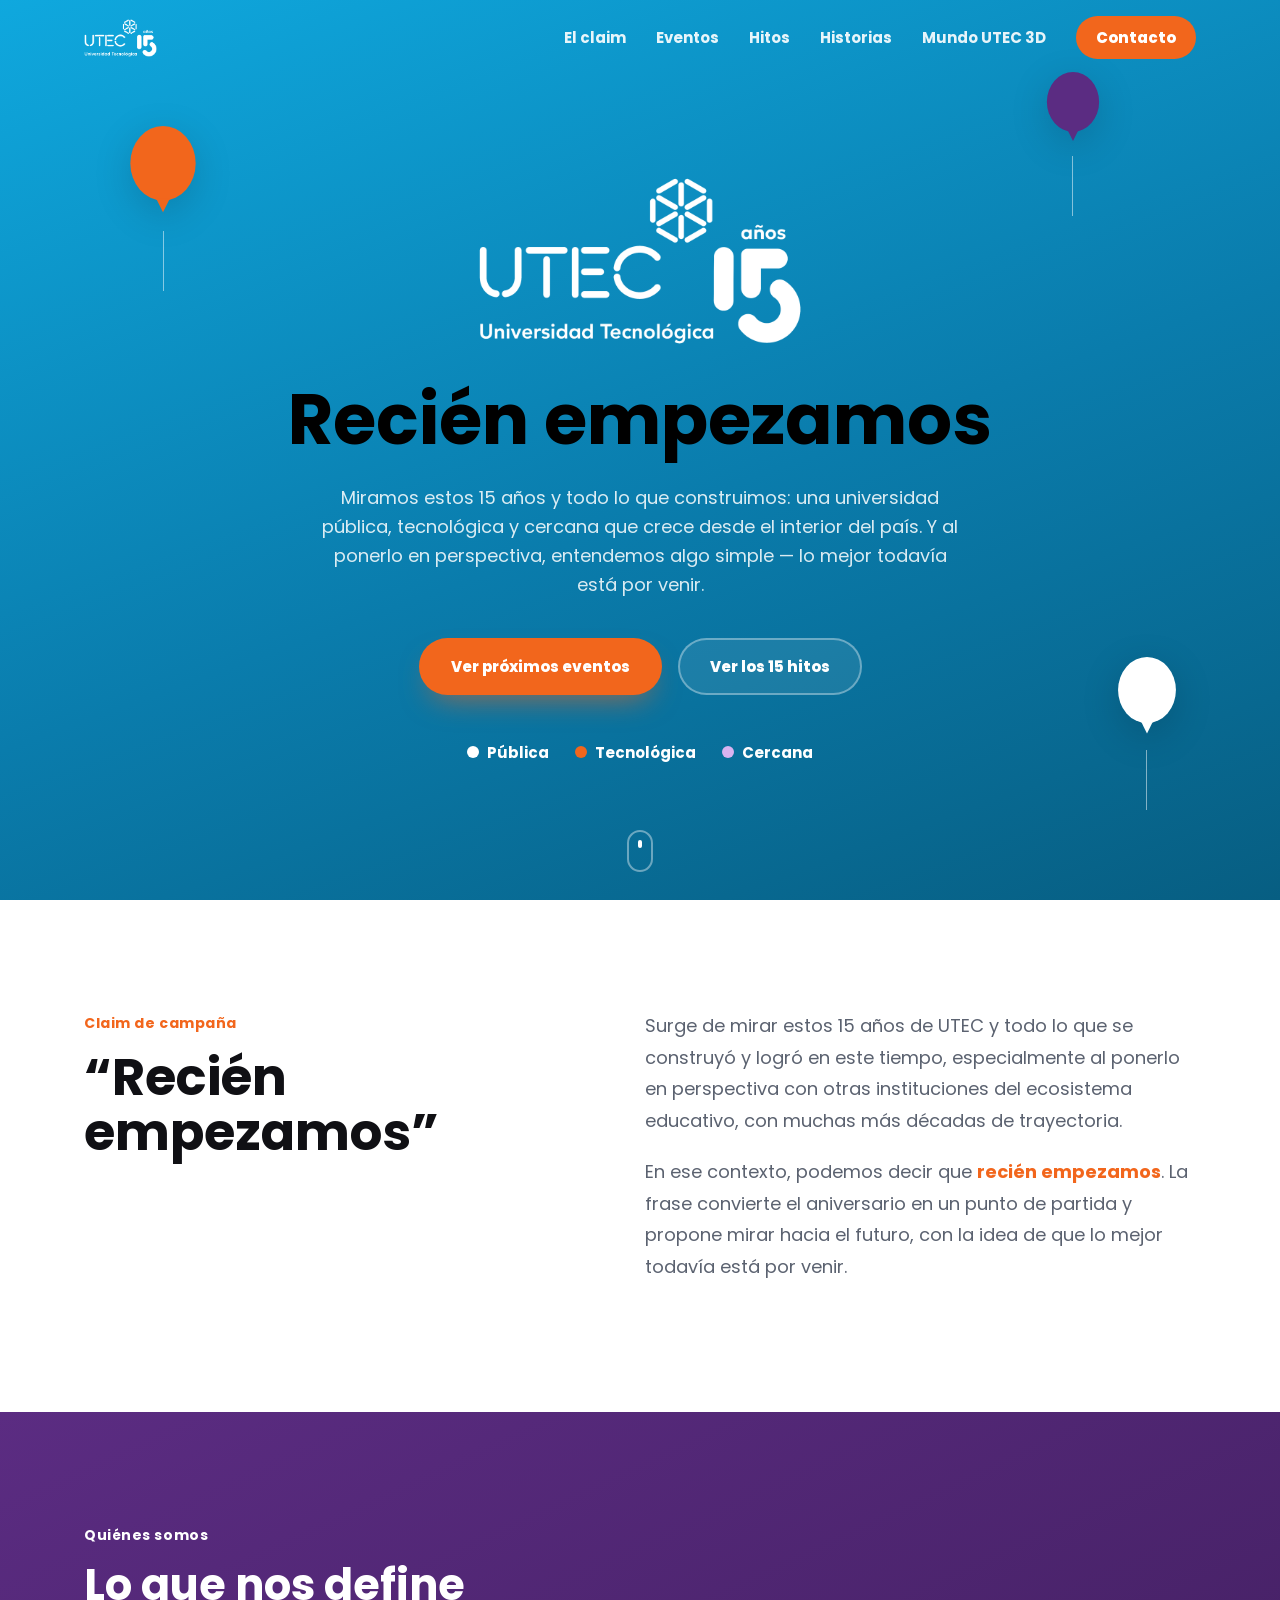
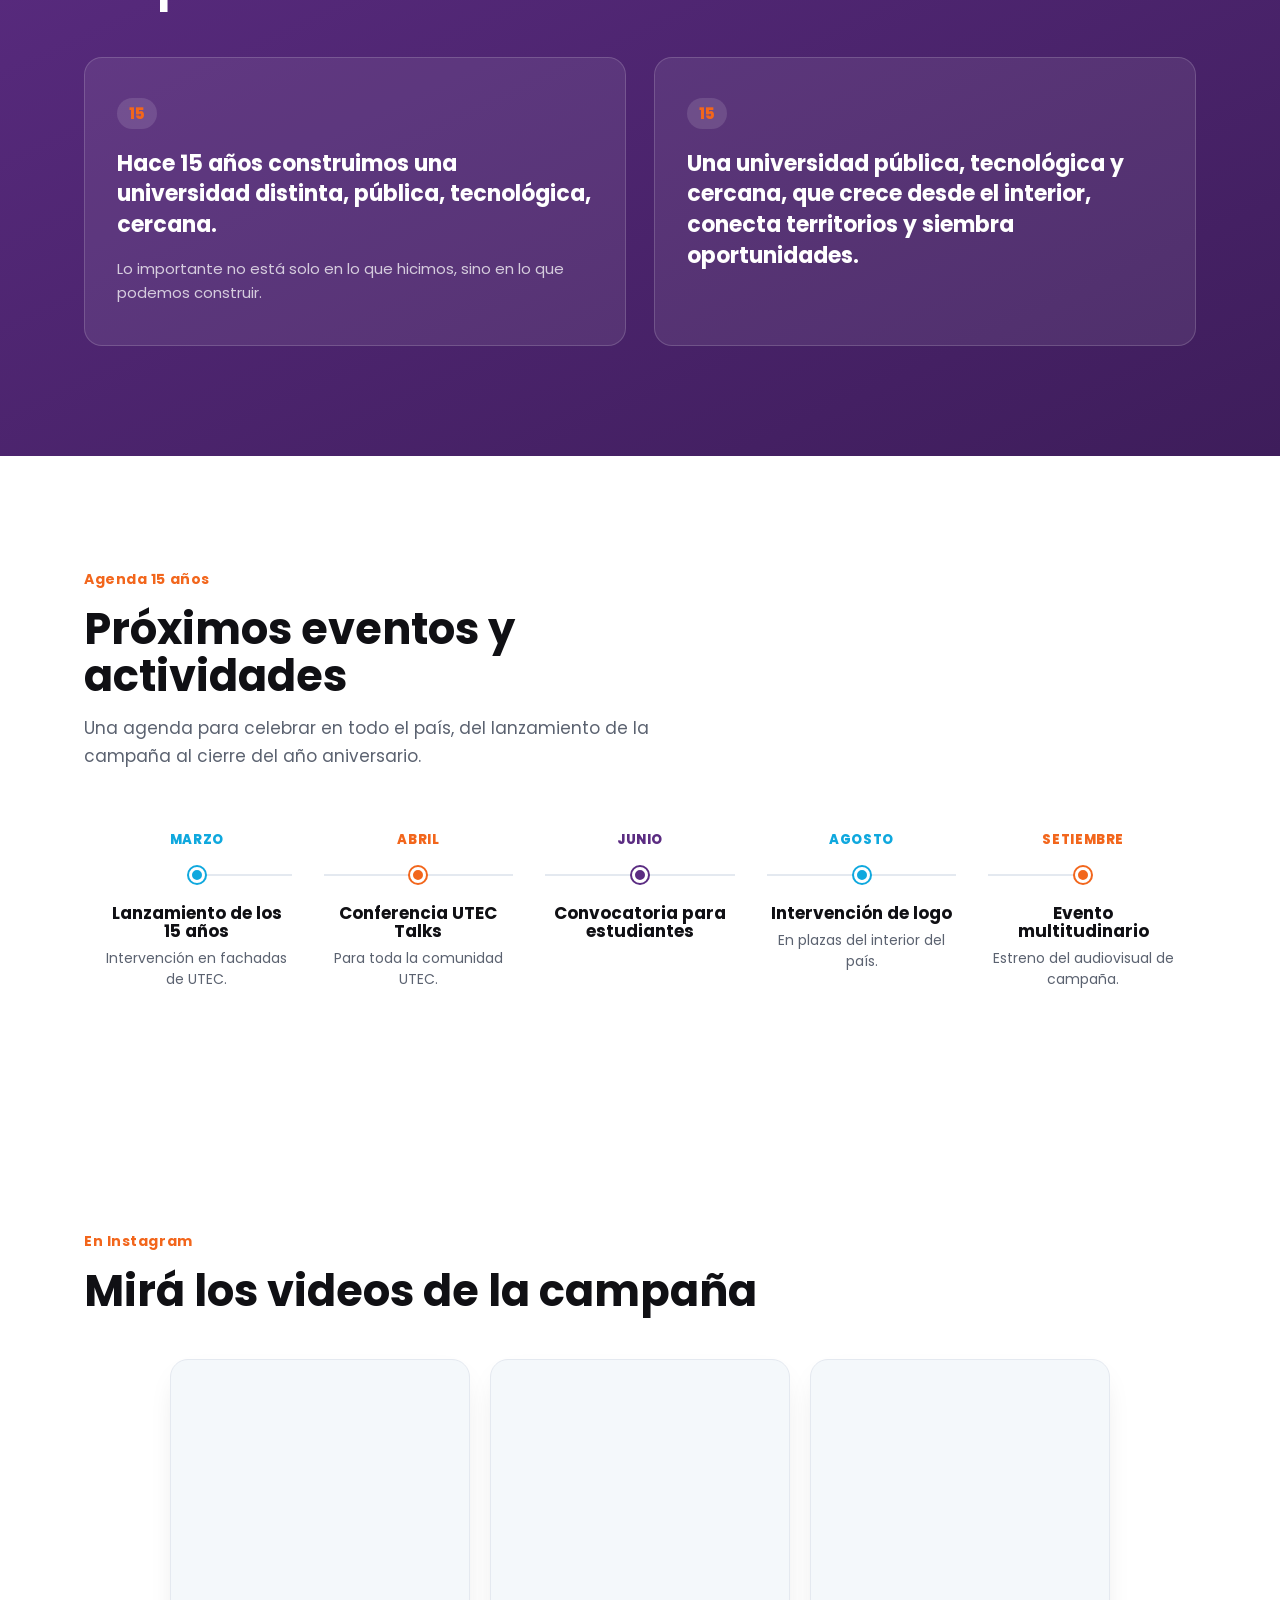
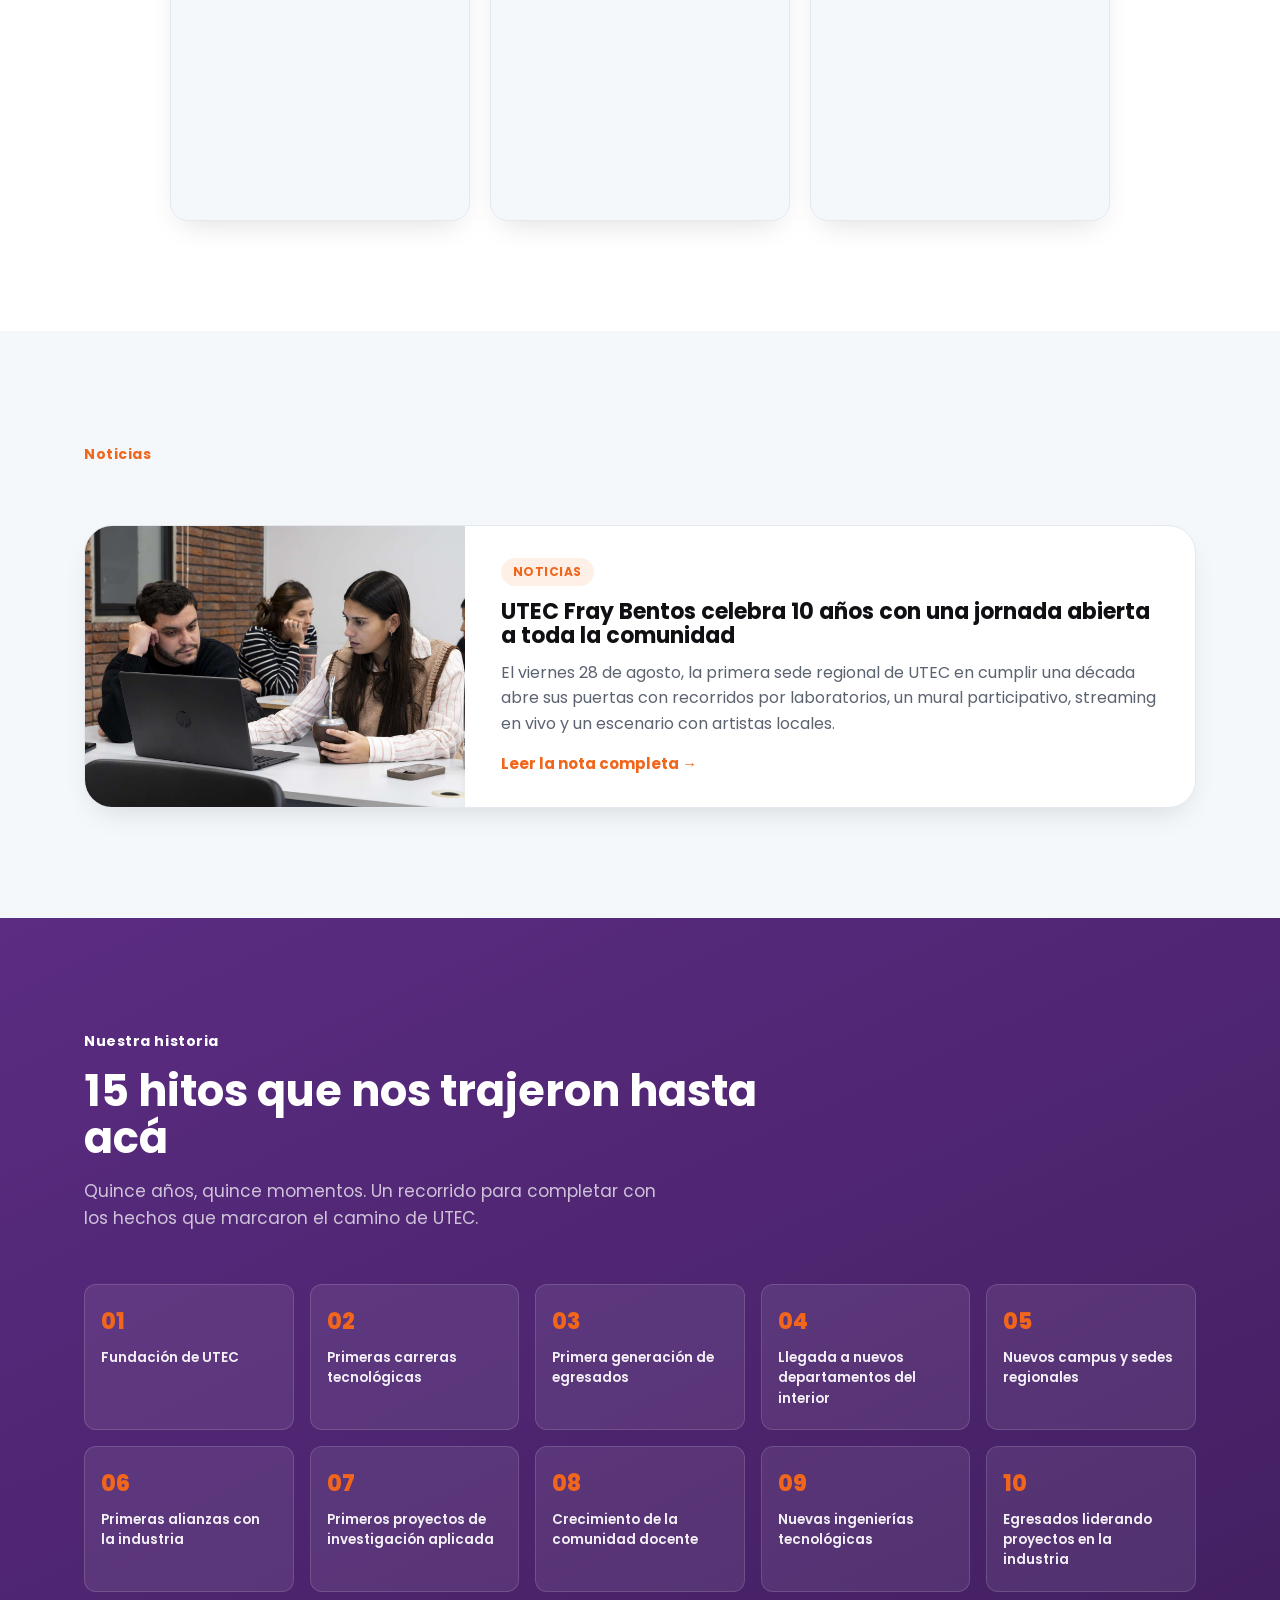
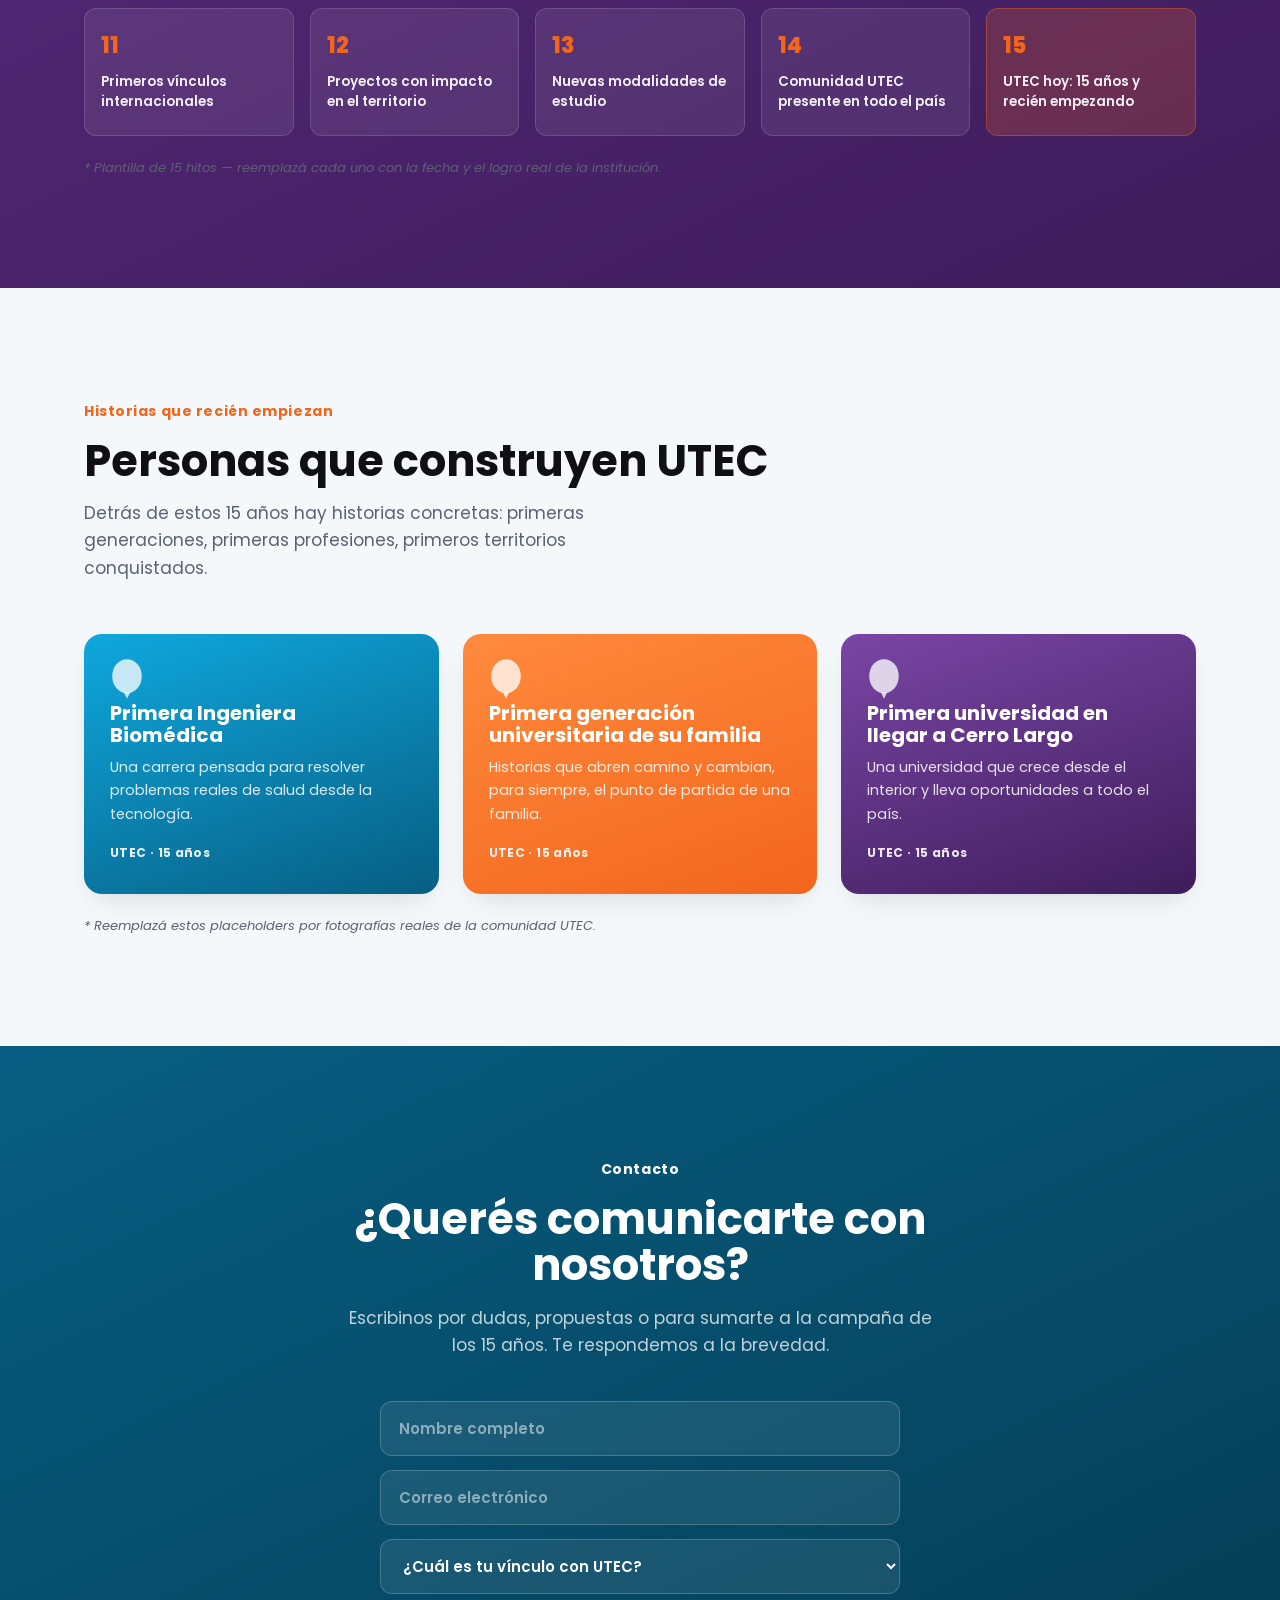
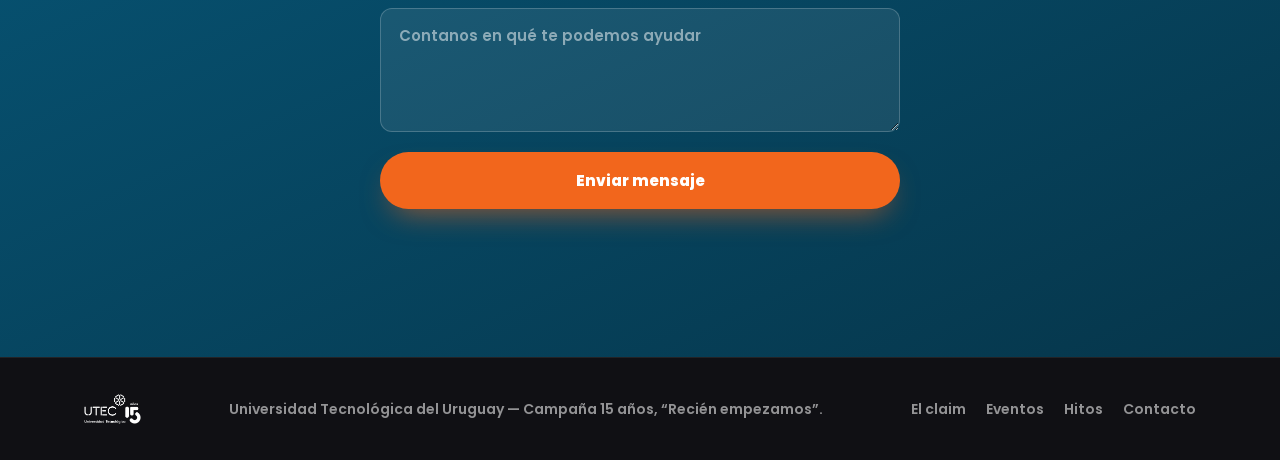
<file: index.html>
<!DOCTYPE html>
<html lang="es">
<head>
<meta charset="UTF-8">
<meta name="viewport" content="width=device-width, initial-scale=1.0">
<title>UTEC 15 años | Recién empezamos</title>
<meta name="description" content="UTEC, la Universidad Tecnológica del Uruguay, cumple 15 años. Pública, tecnológica y cercana: conocé la campaña de aniversario 'Recién empezamos', los próximos eventos y los hitos de nuestra historia.">
<link rel="preconnect" href="https://fonts.googleapis.com">
<link rel="preconnect" href="https://fonts.gstatic.com" crossorigin>
<link href="https://fonts.googleapis.com/css2?family=Poppins:wght@400;500;600;700;800&display=swap" rel="stylesheet">
<link rel="stylesheet" href="css/styles.css">
</head>
<body>

<div class="progress-bar" id="progressBar"></div>

<header class="header" id="header">
  <div class="container header-inner">
    <a href="#" class="logo">
      <img src="assets/utec-logo-color.png" alt="UTEC 15 años" class="logo-img logo-img-color">
      <img src="assets/utec-logo-white.png" alt="UTEC 15 años" class="logo-img logo-img-white">
    </a>
    <nav class="nav" id="nav">
      <a href="#porque">El claim</a>
      <a href="#eventos">Eventos</a>
      <a href="#hitos">Hitos</a>
      <a href="#historias">Historias</a>
      <a href="mundo/">Mundo UTEC 3D</a>
      <a href="#contacto" class="nav-cta">Contacto</a>
    </nav>
    <button class="nav-toggle" id="navToggle" aria-label="Abrir menú" aria-expanded="false">
      <span></span><span></span><span></span>
    </button>
  </div>
</header>

<main>
  <!-- HERO -->
  <section class="hero">
    <div class="hero-balloons" aria-hidden="true">
      <div class="balloon balloon-orange">
        <svg viewBox="0 0 60 90"><ellipse cx="30" cy="32" rx="28" ry="32"/><polygon points="24,62 36,62 30,74"/></svg>
        <span class="balloon-string"></span>
      </div>
      <div class="balloon balloon-purple">
        <svg viewBox="0 0 60 90"><ellipse cx="30" cy="32" rx="28" ry="32"/><polygon points="24,62 36,62 30,74"/></svg>
        <span class="balloon-string"></span>
      </div>
      <div class="balloon balloon-white">
        <svg viewBox="0 0 60 90"><ellipse cx="30" cy="32" rx="28" ry="32"/><polygon points="24,62 36,62 30,74"/></svg>
        <span class="balloon-string"></span>
      </div>
    </div>

    <div class="container hero-inner">
      <img src="assets/utec-logo-white.png" alt="UTEC 15 años" class="hero-logo" data-reveal>
      <h1 class="hero-claim" data-reveal>
        <span class="text-outline">Recién empezamos</span>
      </h1>
      <p class="hero-sub" data-reveal>
        Miramos estos 15 años y todo lo que construimos: una universidad pública, tecnológica
        y cercana que crece desde el interior del país. Y al ponerlo en perspectiva, entendemos
        algo simple — lo mejor todavía está por venir.
      </p>
      <div class="hero-actions" data-reveal>
        <a href="#eventos" class="btn btn-primary">Ver próximos eventos</a>
        <a href="#hitos" class="btn btn-ghost">Ver los 15 hitos</a>
      </div>

      <div class="hero-tags" data-reveal>
        <span class="hero-tag"><i class="dot dot-blue"></i>Pública</span>
        <span class="hero-tag"><i class="dot dot-orange"></i>Tecnológica</span>
        <span class="hero-tag"><i class="dot dot-purple"></i>Cercana</span>
      </div>
    </div>
    <a href="#porque" class="scroll-cue" aria-hidden="true"><span></span></a>
  </section>

  <!-- EL CLAIM -->
  <section id="porque" class="section porque">
    <div class="container porque-grid">
      <div data-reveal>
        <p class="section-eyebrow">Claim de campaña</p>
        <h2>&ldquo;Recién<br>empezamos&rdquo;</h2>
      </div>
      <div class="porque-copy" data-reveal>
        <p>
          Surge de mirar estos 15 años de UTEC y todo lo que se construyó y logró en este tiempo,
          especialmente al ponerlo en perspectiva con otras instituciones del ecosistema educativo,
          con muchas más décadas de trayectoria.
        </p>
        <p>
          En ese contexto, podemos decir que <strong>recién empezamos</strong>. La frase convierte
          el aniversario en un punto de partida y propone mirar hacia el futuro, con la idea de que
          lo mejor todavía está por venir.
        </p>
      </div>
    </div>
  </section>

  <!-- QUIÉNES SOMOS -->
  <section id="define" class="section define">
    <div class="container">
      <p class="section-eyebrow eyebrow-light" data-reveal>Quiénes somos</p>
      <h2 class="define-title" data-reveal>Lo que nos define</h2>

      <div class="quote-grid">
        <blockquote class="quote-card" data-reveal>
          <span class="quote-mark" aria-hidden="true">15</span>
          <p class="quote-main">
            Hace 15 años construimos una universidad distinta, pública, tecnológica, cercana.
          </p>
          <p class="quote-sub">
            Lo importante no está solo en lo que hicimos, sino en lo que podemos construir.
          </p>
        </blockquote>
        <blockquote class="quote-card" data-reveal>
          <span class="quote-mark" aria-hidden="true">15</span>
          <p class="quote-main">
            Una universidad pública, tecnológica y cercana, que crece desde el interior,
            conecta territorios y siembra oportunidades.
          </p>
        </blockquote>
      </div>
    </div>
  </section>

  <!-- PRÓXIMOS EVENTOS Y ACTIVIDADES -->
  <section id="eventos" class="section eventos">
    <div class="container">
      <p class="section-eyebrow" data-reveal>Agenda 15 años</p>
      <h2 data-reveal>Próximos eventos y actividades</h2>
      <p class="section-lead" data-reveal>
        Una agenda para celebrar en todo el país, del lanzamiento de la campaña al cierre
        del año aniversario.
      </p>

      <div class="timeline-wrap">
        <ol class="timeline" style="--timeline-count: 5;">
          <li class="timeline-item" data-reveal style="--item-color: var(--color-blue);">
            <span class="timeline-month">Marzo</span>
            <span class="timeline-dot-row"><span class="timeline-dot"></span></span>
            <div class="timeline-content">
              <h3>Lanzamiento de los 15 años</h3>
              <p>Intervención en fachadas de UTEC.</p>
            </div>
          </li>
          <li class="timeline-item" data-reveal style="--item-color: var(--color-orange);">
            <span class="timeline-month">Abril</span>
            <span class="timeline-dot-row"><span class="timeline-dot"></span></span>
            <div class="timeline-content">
              <h3>Conferencia UTEC Talks</h3>
              <p>Para toda la comunidad UTEC.</p>
            </div>
          </li>
          <li class="timeline-item" data-reveal style="--item-color: var(--color-purple);">
            <span class="timeline-month">Junio</span>
            <span class="timeline-dot-row"><span class="timeline-dot"></span></span>
            <div class="timeline-content">
              <h3>Convocatoria para estudiantes</h3>
            </div>
          </li>
          <li class="timeline-item" data-reveal style="--item-color: var(--color-blue);">
            <span class="timeline-month">Agosto</span>
            <span class="timeline-dot-row"><span class="timeline-dot"></span></span>
            <div class="timeline-content">
              <h3>Intervención de logo</h3>
              <p>En plazas del interior del país.</p>
            </div>
          </li>
          <li class="timeline-item" data-reveal style="--item-color: var(--color-orange);">
            <span class="timeline-month">Setiembre</span>
            <span class="timeline-dot-row"><span class="timeline-dot"></span></span>
            <div class="timeline-content">
              <h3>Evento multitudinario</h3>
              <p>Estreno del audiovisual de campaña.</p>
            </div>
          </li>
        </ol>
      </div>
    </div>
  </section>

  <!-- VIDEOS DE INSTAGRAM -->
  <section id="reels" class="section reels">
    <div class="container">
      <p class="section-eyebrow" data-reveal>En Instagram</p>
      <h2 data-reveal>Mirá los videos de la campaña</h2>
      <div class="reels-grid">
        <div class="reel-embed" data-reveal>
          <iframe src="https://www.instagram.com/p/Db_d7RWRTHp/embed/" loading="lazy" scrolling="no" frameborder="0" allowtransparent="true" allowfullscreen="true" title="Video de Instagram"></iframe>
        </div>
        <div class="reel-embed" data-reveal>
          <iframe src="https://www.instagram.com/p/Db_d7RWRTHp/embed/" loading="lazy" scrolling="no" frameborder="0" allowtransparent="true" allowfullscreen="true" title="Video de Instagram"></iframe>
        </div>
        <div class="reel-embed" data-reveal>
          <iframe src="https://www.instagram.com/p/Db_d7RWRTHp/embed/" loading="lazy" scrolling="no" frameborder="0" allowtransparent="true" allowfullscreen="true" title="Video de Instagram"></iframe>
        </div>
      </div>
    </div>
  </section>

  <!-- NOTICIA DESTACADA -->
  <section id="noticia" class="section noticia">
    <div class="container">
      <p class="section-eyebrow" data-reveal>Noticias</p>
      <a href="noticias/utec-fray-bentos-10-anos.html" class="noticia-card" data-reveal>
        <div class="noticia-card-media">
          <img src="assets/noticia-fray-bentos.jpg" alt="Estudiantes de UTEC Fray Bentos trabajando en un laboratorio" class="noticia-card-img" loading="lazy">
        </div>
        <div class="noticia-card-body">
          <span class="noticia-tag">Noticias</span>
          <h3>UTEC Fray Bentos celebra 10 años con una jornada abierta a toda la comunidad</h3>
          <p>El viernes 28 de agosto, la primera sede regional de UTEC en cumplir una década abre sus puertas con recorridos por laboratorios, un mural participativo, streaming en vivo y un escenario con artistas locales.</p>
          <span class="noticia-read-more">Leer la nota completa &rarr;</span>
        </div>
      </a>
    </div>
  </section>

  <!-- 15 HITOS -->
  <section id="hitos" class="section hitos">
    <div class="container">
      <p class="section-eyebrow eyebrow-light" data-reveal>Nuestra historia</p>
      <h2 class="hitos-title" data-reveal>15 hitos que nos trajeron hasta acá</h2>
      <p class="section-lead hitos-lead" data-reveal>
        Quince años, quince momentos. Un recorrido para completar con los hechos que
        marcaron el camino de UTEC.
      </p>

      <ol class="hitos-grid">
        <li class="hito-card" data-reveal><span class="hito-number">01</span><p>Fundación de UTEC</p></li>
        <li class="hito-card" data-reveal><span class="hito-number">02</span><p>Primeras carreras tecnológicas</p></li>
        <li class="hito-card" data-reveal><span class="hito-number">03</span><p>Primera generación de egresados</p></li>
        <li class="hito-card" data-reveal><span class="hito-number">04</span><p>Llegada a nuevos departamentos del interior</p></li>
        <li class="hito-card" data-reveal><span class="hito-number">05</span><p>Nuevos campus y sedes regionales</p></li>
        <li class="hito-card" data-reveal><span class="hito-number">06</span><p>Primeras alianzas con la industria</p></li>
        <li class="hito-card" data-reveal><span class="hito-number">07</span><p>Primeros proyectos de investigación aplicada</p></li>
        <li class="hito-card" data-reveal><span class="hito-number">08</span><p>Crecimiento de la comunidad docente</p></li>
        <li class="hito-card" data-reveal><span class="hito-number">09</span><p>Nuevas ingenierías tecnológicas</p></li>
        <li class="hito-card" data-reveal><span class="hito-number">10</span><p>Egresados liderando proyectos en la industria</p></li>
        <li class="hito-card" data-reveal><span class="hito-number">11</span><p>Primeros vínculos internacionales</p></li>
        <li class="hito-card" data-reveal><span class="hito-number">12</span><p>Proyectos con impacto en el territorio</p></li>
        <li class="hito-card" data-reveal><span class="hito-number">13</span><p>Nuevas modalidades de estudio</p></li>
        <li class="hito-card" data-reveal><span class="hito-number">14</span><p>Comunidad UTEC presente en todo el país</p></li>
        <li class="hito-card hito-highlight" data-reveal><span class="hito-number">15</span><p>UTEC hoy: 15 años y recién empezando</p></li>
      </ol>
      <p class="story-note hitos-note" data-reveal>* Plantilla de 15 hitos — reemplazá cada uno con la fecha y el logro real de la institución.</p>
    </div>
  </section>

  <!-- HISTORIAS -->
  <section id="historias" class="section historias">
    <div class="container">
      <p class="section-eyebrow" data-reveal>Historias que recién empiezan</p>
      <h2 data-reveal>Personas que construyen UTEC</h2>
      <p class="section-lead" data-reveal>
        Detrás de estos 15 años hay historias concretas: primeras generaciones, primeras
        profesiones, primeros territorios conquistados.
      </p>

      <div class="story-grid">
        <article class="story-card story-blue" data-reveal>
          <div class="story-badge">
            <svg viewBox="0 0 60 90"><ellipse cx="30" cy="32" rx="26" ry="30"/><polygon points="24,60 36,60 30,72"/></svg>
          </div>
          <h3>Primera Ingeniera Biomédica</h3>
          <p>Una carrera pensada para resolver problemas reales de salud desde la tecnología.</p>
          <span class="story-tag">UTEC · 15 años</span>
        </article>

        <article class="story-card story-orange" data-reveal>
          <div class="story-badge">
            <svg viewBox="0 0 60 90"><ellipse cx="30" cy="32" rx="26" ry="30"/><polygon points="24,60 36,60 30,72"/></svg>
          </div>
          <h3>Primera generación universitaria de su familia</h3>
          <p>Historias que abren camino y cambian, para siempre, el punto de partida de una familia.</p>
          <span class="story-tag">UTEC · 15 años</span>
        </article>

        <article class="story-card story-purple" data-reveal>
          <div class="story-badge">
            <svg viewBox="0 0 60 90"><ellipse cx="30" cy="32" rx="26" ry="30"/><polygon points="24,60 36,60 30,72"/></svg>
          </div>
          <h3>Primera universidad en llegar a Cerro Largo</h3>
          <p>Una universidad que crece desde el interior y lleva oportunidades a todo el país.</p>
          <span class="story-tag">UTEC · 15 años</span>
        </article>
      </div>
      <p class="story-note" data-reveal>* Reemplazá estos placeholders por fotografías reales de la comunidad UTEC.</p>
    </div>
  </section>

  <!-- CONTACTO -->
  <section id="contacto" class="section cta-section">
    <div class="container cta-inner">
      <p class="section-eyebrow eyebrow-light" data-reveal>Contacto</p>
      <h2 data-reveal>¿Querés comunicarte con nosotros?</h2>
      <p class="section-lead cta-lead" data-reveal>
        Escribinos por dudas, propuestas o para sumarte a la campaña de los 15 años.
        Te respondemos a la brevedad.
      </p>

      <form class="cta-form" id="ctaForm" data-reveal>
        <input type="text" name="nombre" placeholder="Nombre completo" required>
        <input type="email" name="email" placeholder="Correo electrónico" required>
        <select name="perfil" required>
          <option value="" disabled selected>¿Cuál es tu vínculo con UTEC?</option>
          <option value="estudiante">Estudiante</option>
          <option value="egresado">Egresado/a</option>
          <option value="postulante">Futuro/a estudiante</option>
          <option value="docente">Docente / Funcionario/a</option>
          <option value="otro">Otro</option>
        </select>
        <textarea name="mensaje" rows="4" placeholder="Contanos en qué te podemos ayudar" required></textarea>
        <button type="submit" class="btn btn-primary">Enviar mensaje</button>
      </form>
      <p class="form-note" id="formNote" role="status" aria-live="polite"></p>
    </div>
  </section>
</main>

<footer class="footer">
  <div class="container footer-inner">
    <div class="footer-brand">
      <img src="assets/utec-logo-white.png" alt="UTEC 15 años" class="footer-logo">
    </div>
    <p>Universidad Tecnológica del Uruguay — Campaña 15 años, &ldquo;Recién empezamos&rdquo;.</p>
    <div class="footer-links">
      <a href="#porque">El claim</a>
      <a href="#eventos">Eventos</a>
      <a href="#hitos">Hitos</a>
      <a href="#contacto">Contacto</a>
    </div>
  </div>
</footer>

<script src="js/main.js"></script>
</body>
</html>
</file>
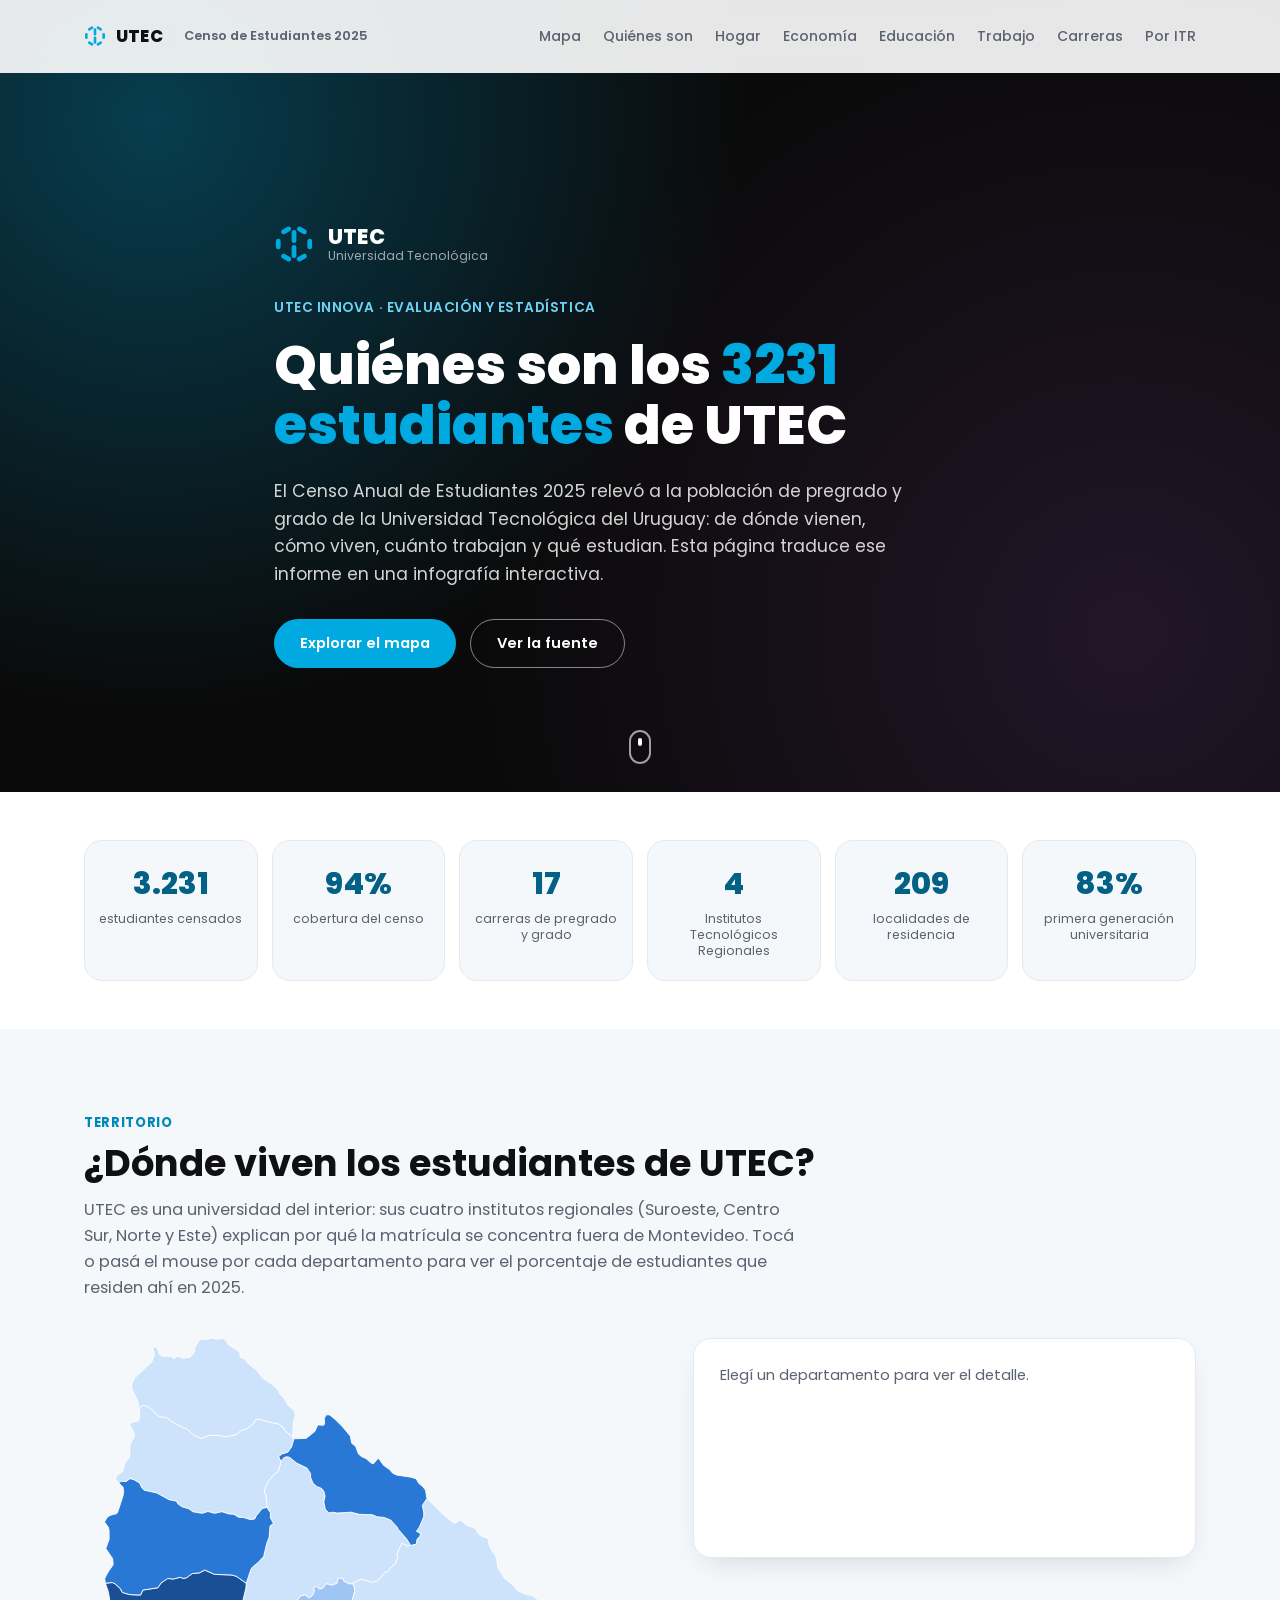
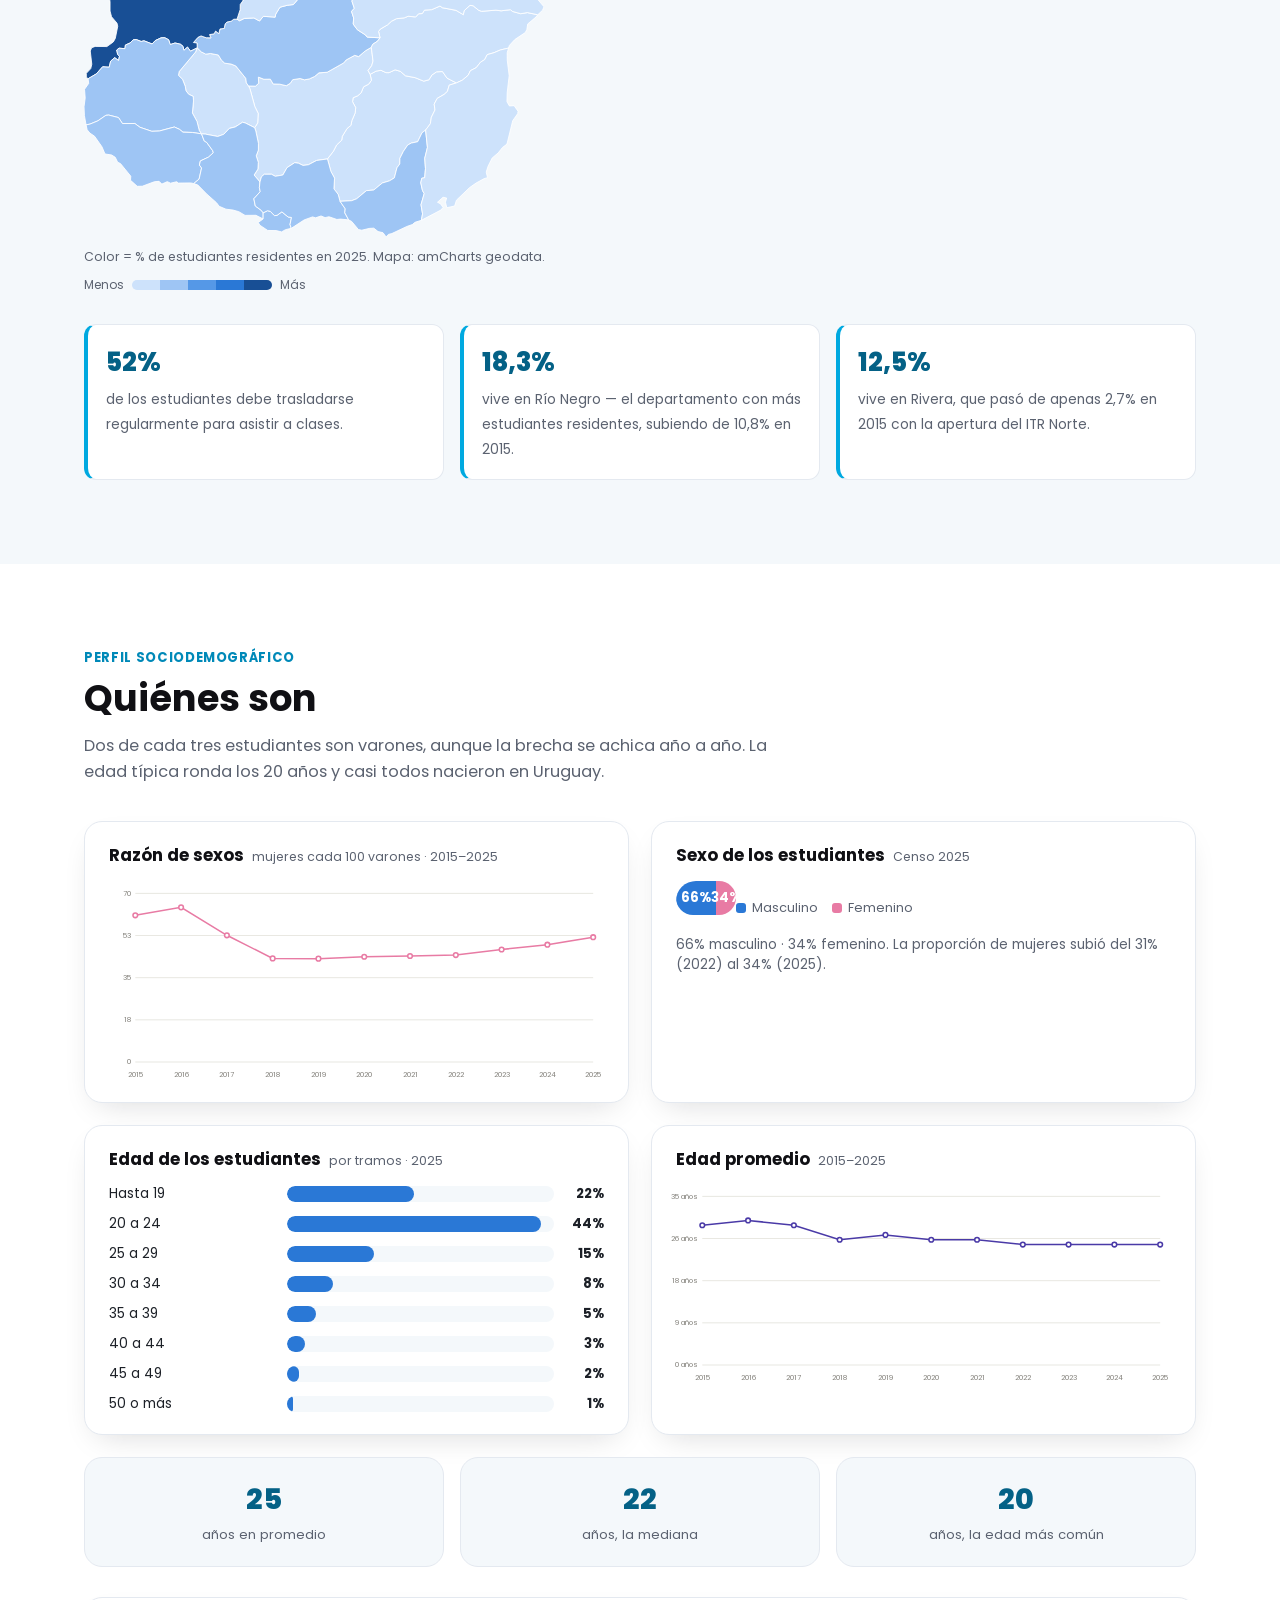
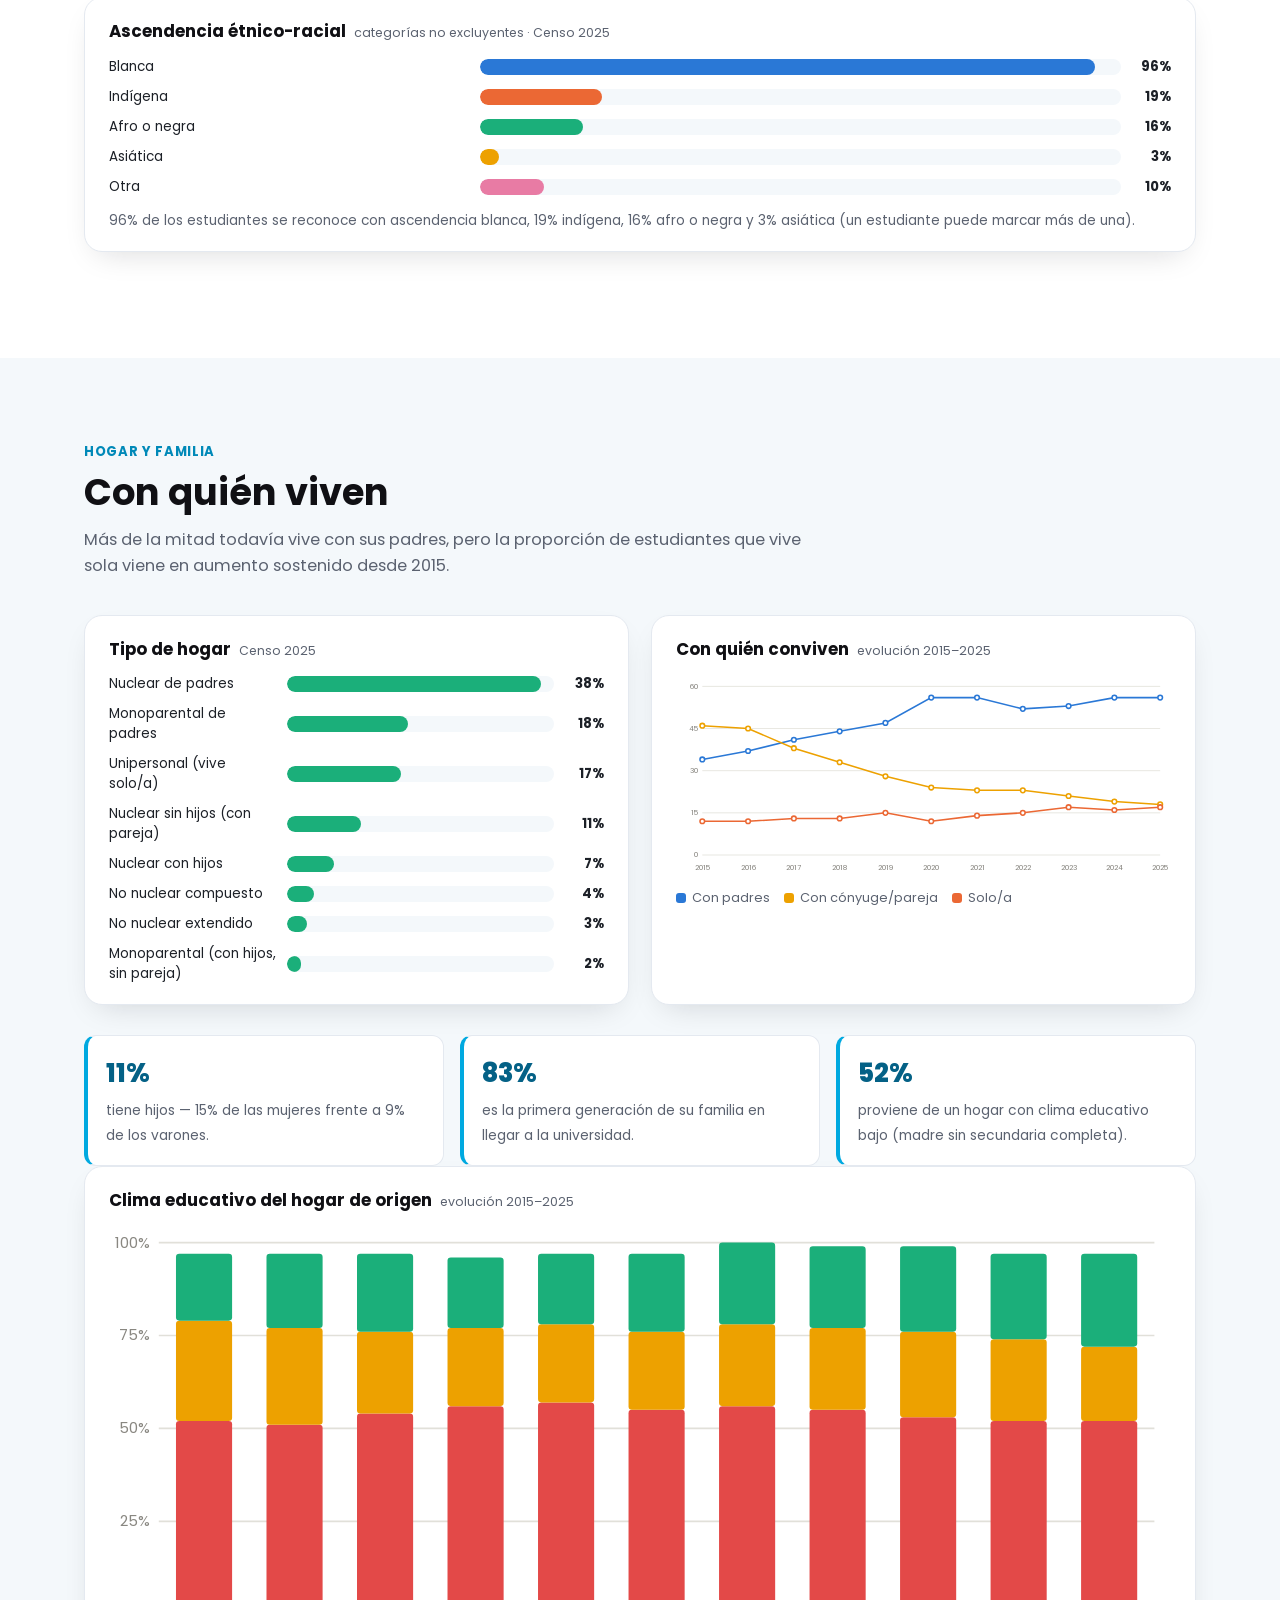
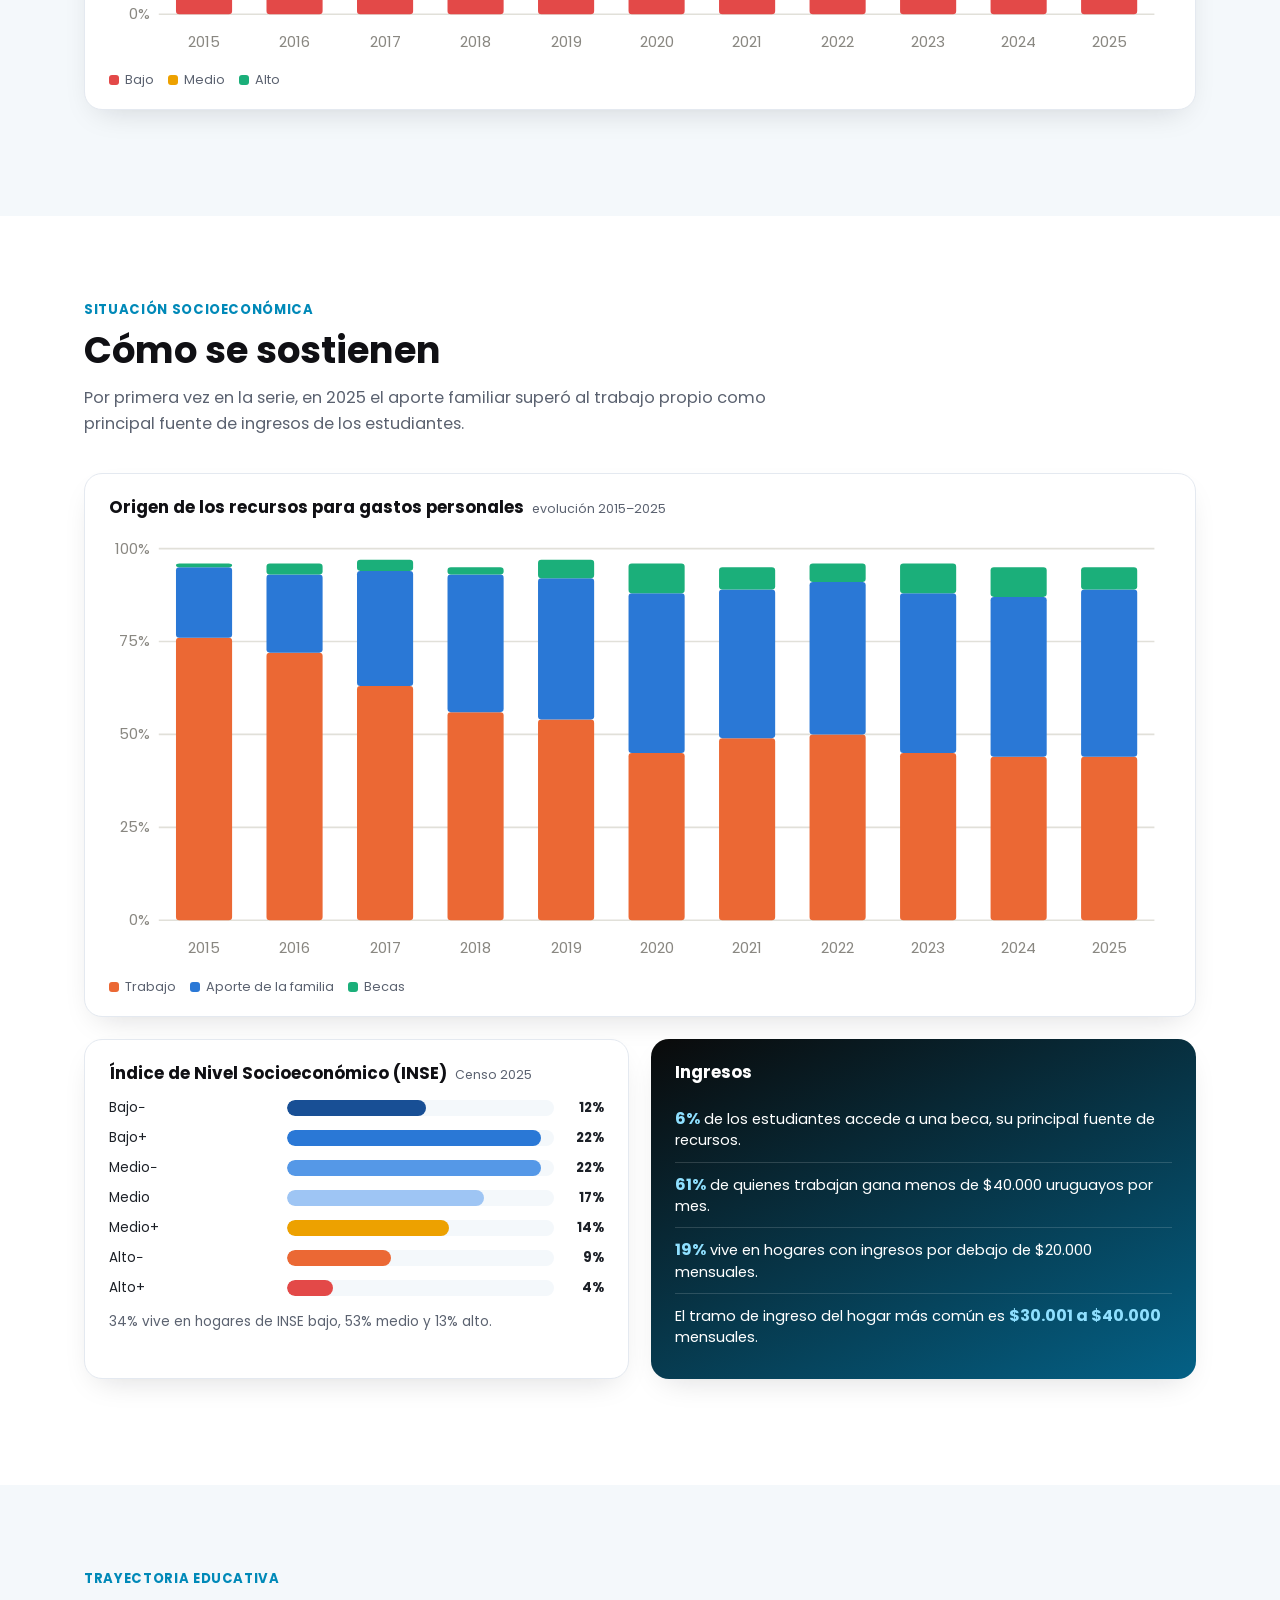
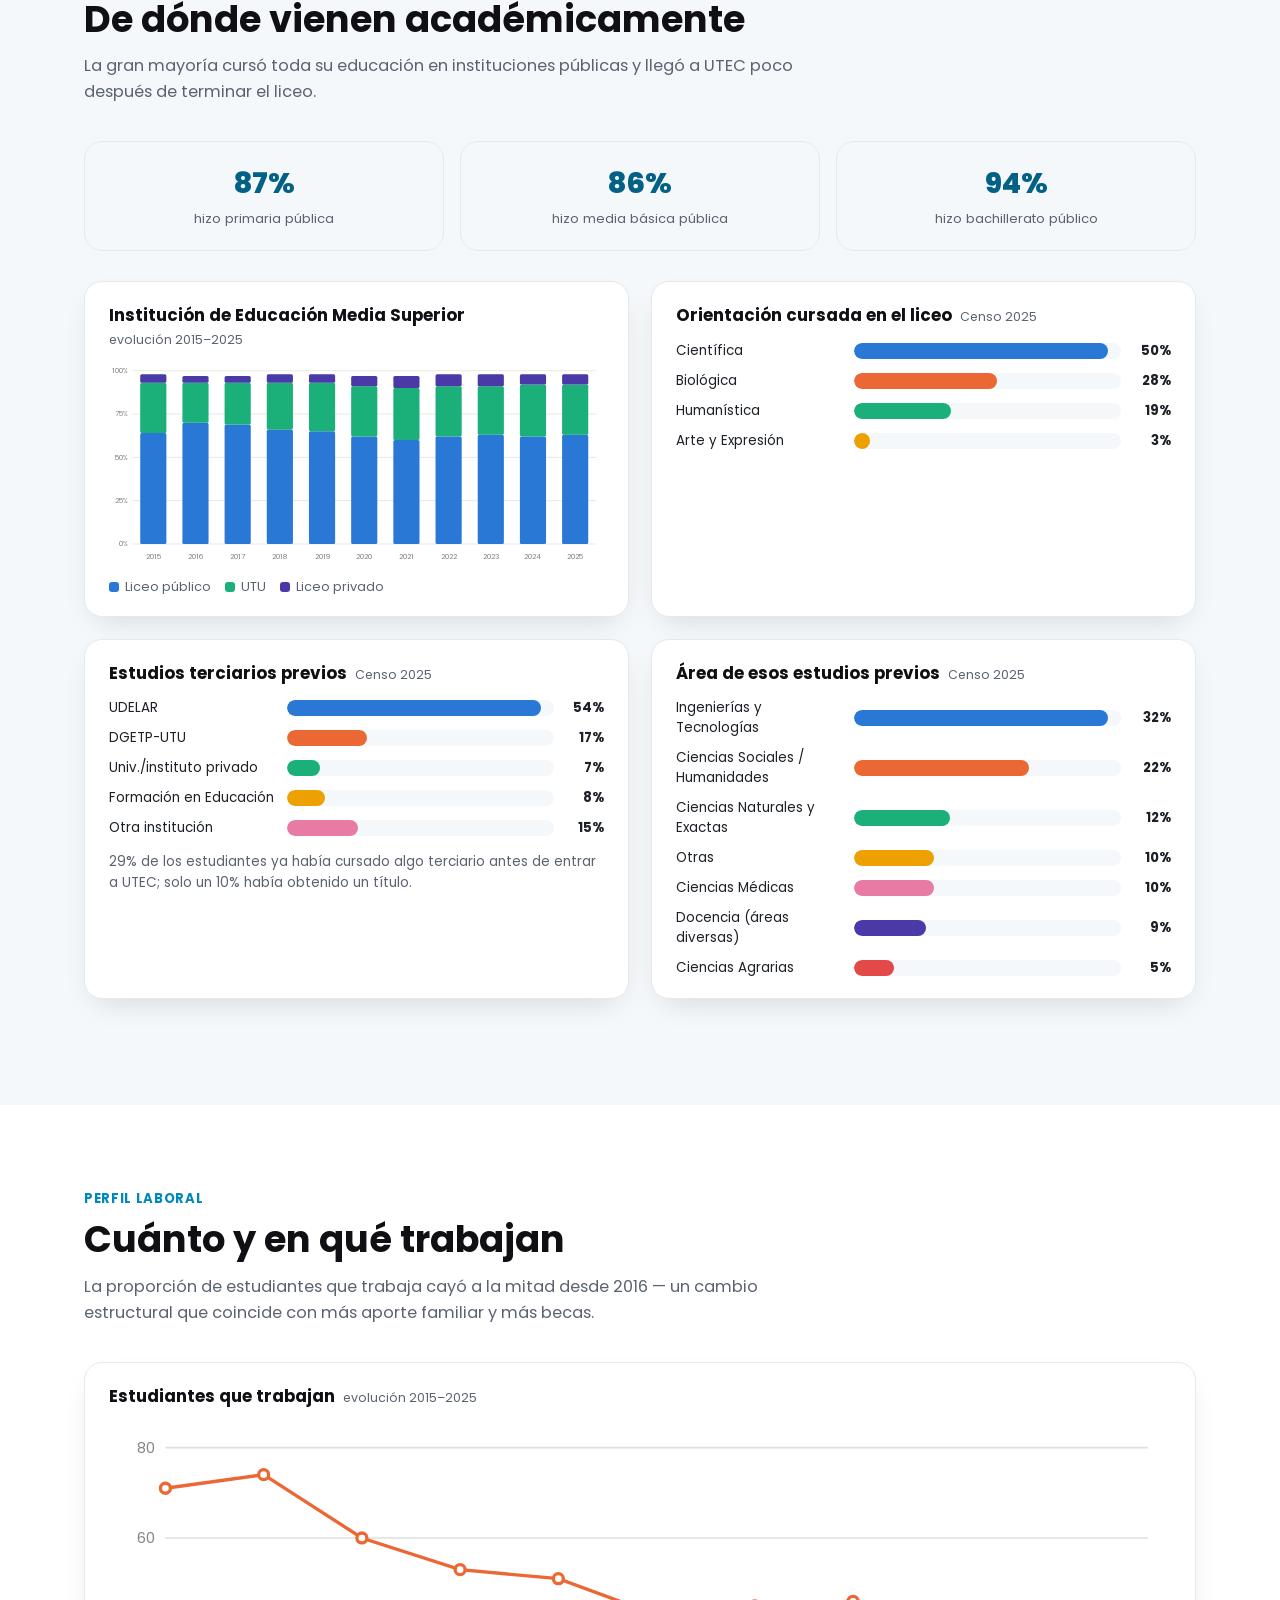
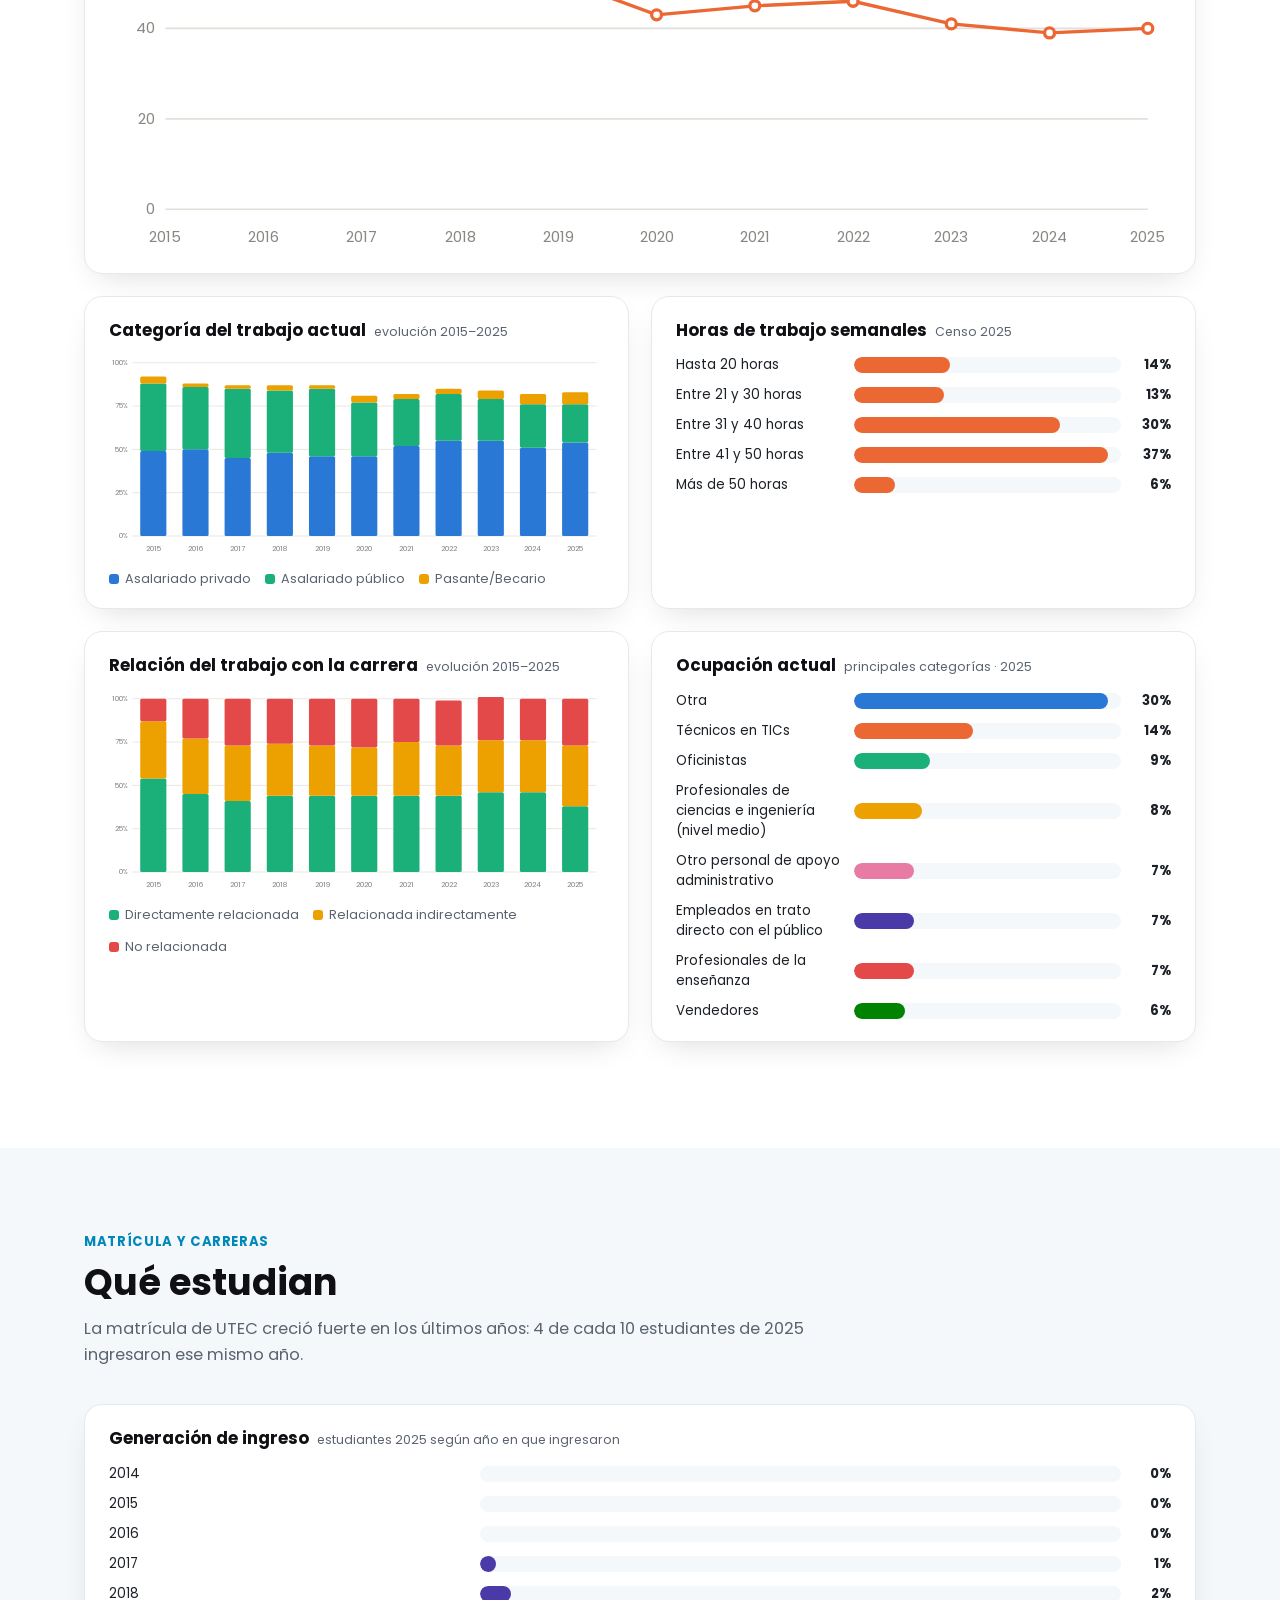
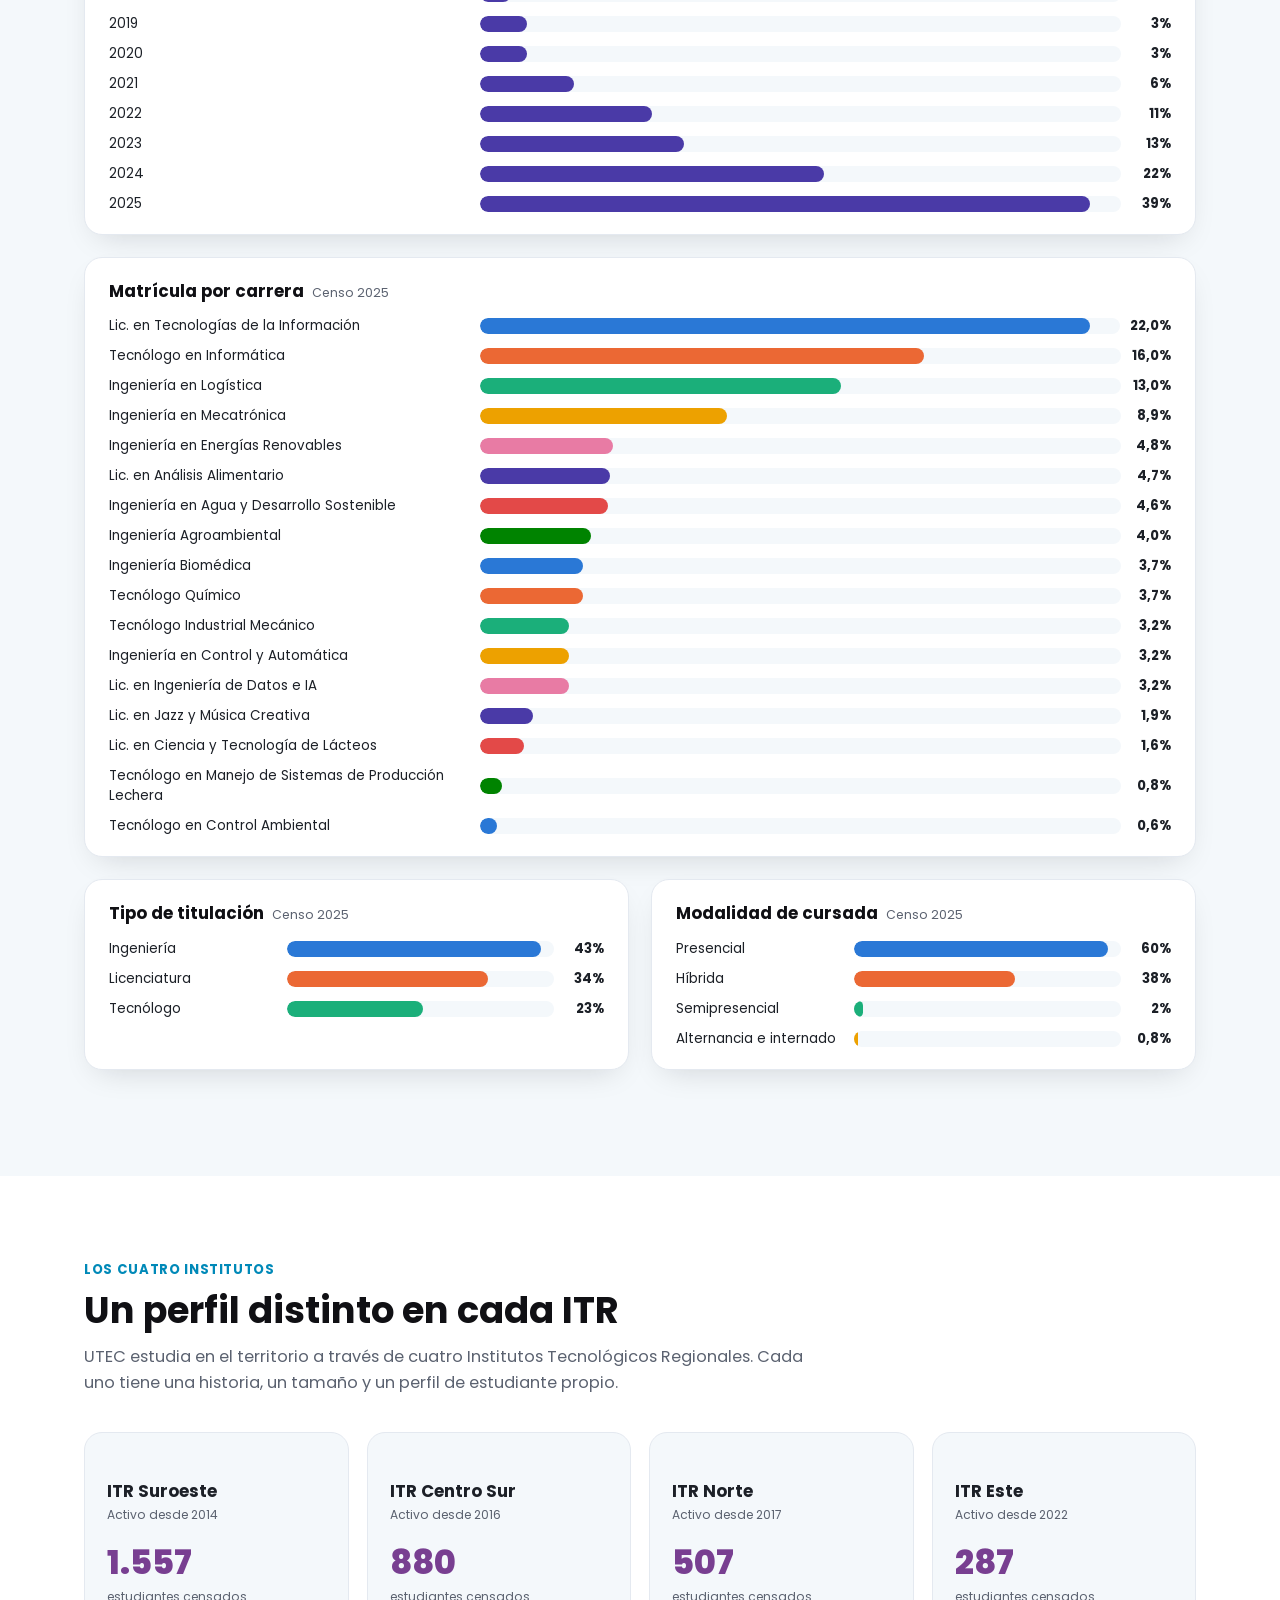
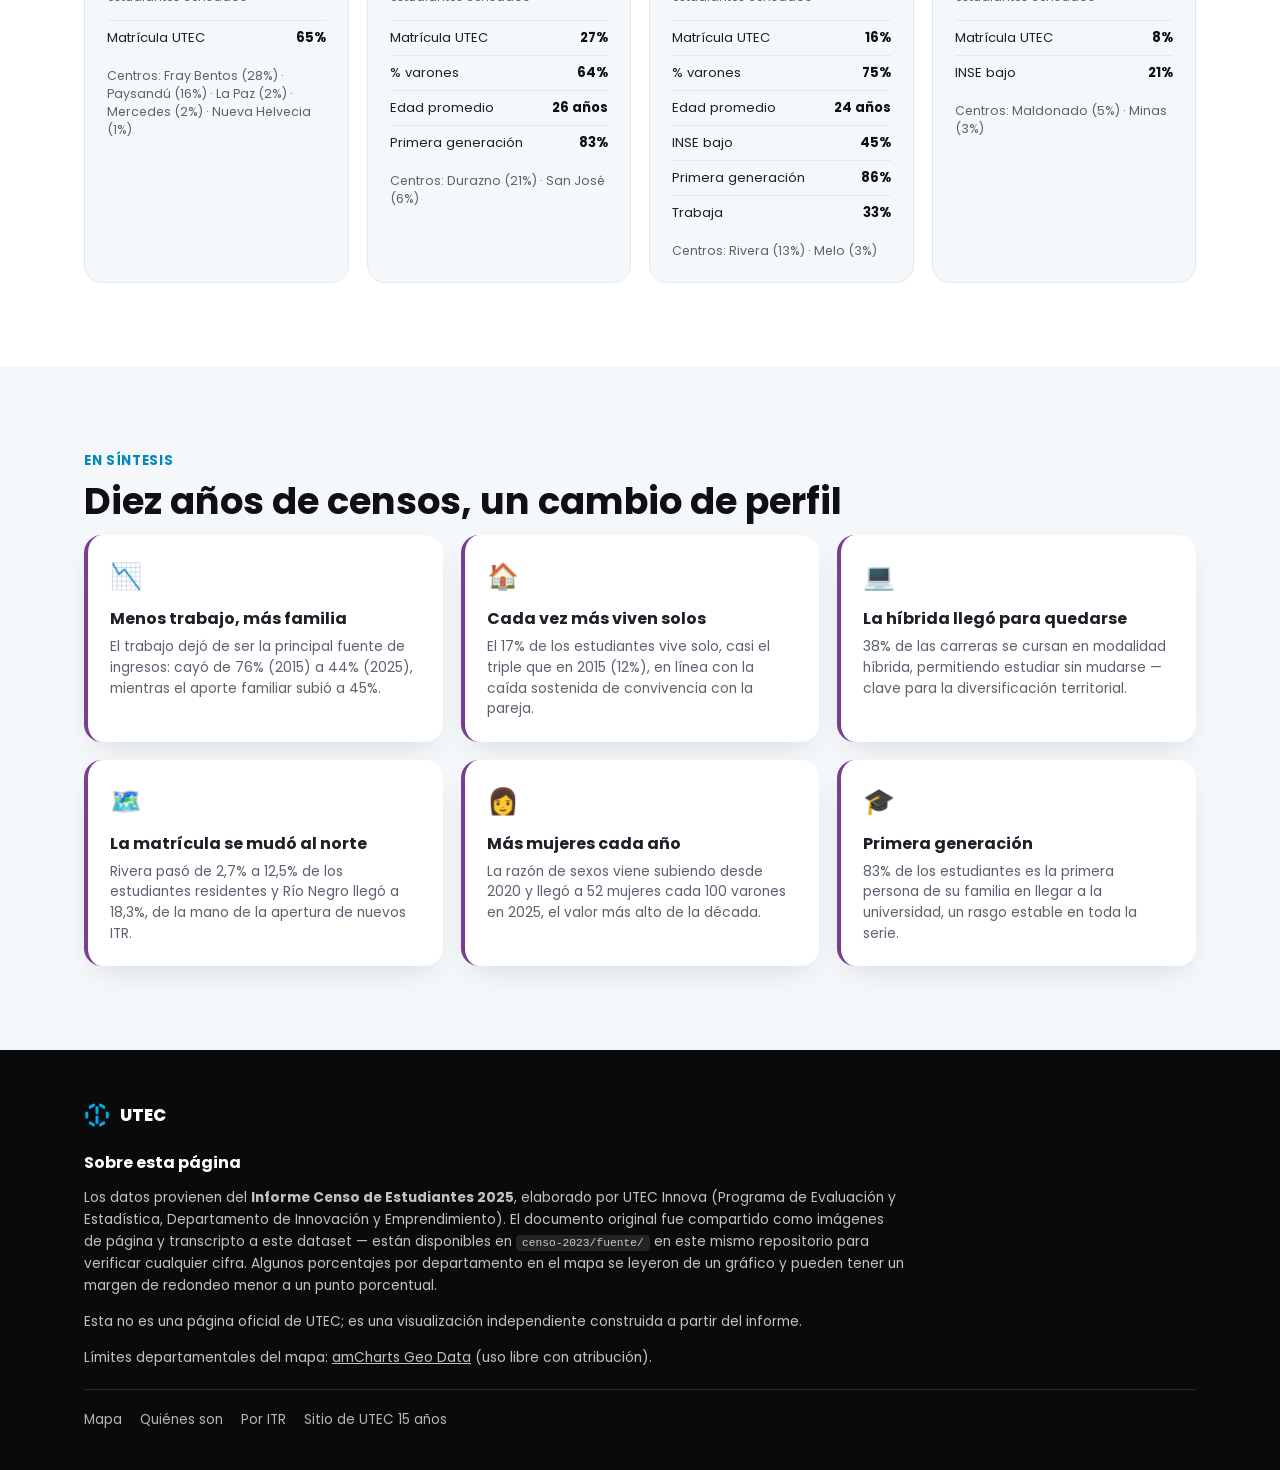
<file: censo-2023/index.html>
<!DOCTYPE html>
<html lang="es">
<head>
<meta charset="UTF-8">
<meta name="viewport" content="width=device-width, initial-scale=1.0">
<title>Censo de Estudiantes UTEC 2025</title>
<meta name="description" content="Quiénes son, dónde viven y cómo estudian los 3231 estudiantes de UTEC censados en 2025. Infografía interactiva a partir del Censo Anual de Estudiantes de UTEC Innova.">
<link rel="preconnect" href="https://fonts.googleapis.com">
<link rel="preconnect" href="https://fonts.gstatic.com" crossorigin>
<link href="https://fonts.googleapis.com/css2?family=Poppins:wght@400;500;600;700;800&display=swap" rel="stylesheet">
<link rel="stylesheet" href="css/styles.css">
</head>
<body>

<div class="progress-bar" id="progressBar"></div>

<header class="header" id="header">
  <div class="container header-inner">
    <a href="#" class="logo">
      <svg class="utec-icon" viewBox="-55 -55 110 110" aria-hidden="true">
        <line x1="14.51" y1="-41.62" x2="28.80" y2="-33.38"/>
        <line x1="43.30" y1="-8.25" x2="43.30" y2="8.25"/>
        <line x1="28.80" y1="33.38" x2="14.51" y2="41.62"/>
        <line x1="-14.51" y1="41.62" x2="-28.80" y2="33.38"/>
        <line x1="-43.30" y1="8.25" x2="-43.30" y2="-8.25"/>
        <line x1="-28.80" y1="-33.38" x2="-14.51" y2="-41.62"/>
        <line x1="0" y1="-32" x2="0" y2="-9"/>
        <line x1="0" y1="9" x2="0" y2="32"/>
      </svg>
      <span class="logo-word">UTEC</span>
      <span class="logo-sep"></span>
      <span class="logo-tag">Censo de Estudiantes 2025</span>
    </a>
    <nav class="nav" id="nav">
      <a href="#mapa">Mapa</a>
      <a href="#quienes-son">Quiénes son</a>
      <a href="#hogar">Hogar</a>
      <a href="#economia">Economía</a>
      <a href="#educacion">Educación</a>
      <a href="#laboral">Trabajo</a>
      <a href="#carreras">Carreras</a>
      <a href="#itr">Por ITR</a>
    </nav>
    <button class="nav-toggle" id="navToggle" aria-label="Abrir menú" aria-expanded="false">
      <span></span><span></span><span></span>
    </button>
  </div>
</header>

<main>

  <!-- HERO -->
  <section class="hero">
    <div class="hero-bg" aria-hidden="true"></div>
    <div class="container hero-inner">
      <div class="hero-lockup" data-reveal>
        <svg class="utec-icon" viewBox="-55 -55 110 110" aria-hidden="true">
          <line x1="14.51" y1="-41.62" x2="28.80" y2="-33.38"/>
          <line x1="43.30" y1="-8.25" x2="43.30" y2="8.25"/>
          <line x1="28.80" y1="33.38" x2="14.51" y2="41.62"/>
          <line x1="-14.51" y1="41.62" x2="-28.80" y2="33.38"/>
          <line x1="-43.30" y1="8.25" x2="-43.30" y2="-8.25"/>
          <line x1="-28.80" y1="-33.38" x2="-14.51" y2="-41.62"/>
          <line x1="0" y1="-32" x2="0" y2="-9"/>
          <line x1="0" y1="9" x2="0" y2="32"/>
        </svg>
        <span class="hero-lockup-text">
          <span class="hero-lockup-utec">UTEC</span>
          <span class="hero-lockup-tag">Universidad Tecnológica</span>
        </span>
      </div>
      <p class="hero-eyebrow" data-reveal>UTEC Innova · Evaluación y Estadística</p>
      <h1 class="hero-title" data-reveal>
        Quiénes son los <span class="text-accent">3231 estudiantes</span> de UTEC
      </h1>
      <p class="hero-sub" data-reveal>
        El Censo Anual de Estudiantes 2025 relevó a la población de pregrado y grado de la
        Universidad Tecnológica del Uruguay: de dónde vienen, cómo viven, cuánto trabajan y
        qué estudian. Esta página traduce ese informe en una infografía interactiva.
      </p>
      <div class="hero-actions" data-reveal>
        <a href="#mapa" class="btn btn-primary">Explorar el mapa</a>
        <a href="#fuentes" class="btn btn-ghost">Ver la fuente</a>
      </div>
    </div>
    <a href="#kpis" class="scroll-cue" aria-hidden="true"><span></span></a>
  </section>

  <!-- KPI STRIP -->
  <section id="kpis" class="section kpis">
    <div class="container">
      <div class="kpi-grid">
        <div class="kpi-card" data-reveal>
          <span class="kpi-value" data-counter="3231">0</span>
          <span class="kpi-label">estudiantes censados</span>
        </div>
        <div class="kpi-card" data-reveal>
          <span class="kpi-value" data-counter="94" data-suffix="%">0</span>
          <span class="kpi-label">cobertura del censo</span>
        </div>
        <div class="kpi-card" data-reveal>
          <span class="kpi-value" data-counter="17">0</span>
          <span class="kpi-label">carreras de pregrado y grado</span>
        </div>
        <div class="kpi-card" data-reveal>
          <span class="kpi-value" data-counter="4">0</span>
          <span class="kpi-label">Institutos Tecnológicos Regionales</span>
        </div>
        <div class="kpi-card" data-reveal>
          <span class="kpi-value" data-counter="209">0</span>
          <span class="kpi-label">localidades de residencia</span>
        </div>
        <div class="kpi-card" data-reveal>
          <span class="kpi-value" data-counter="83" data-suffix="%">0</span>
          <span class="kpi-label">primera generación universitaria</span>
        </div>
      </div>
    </div>
  </section>

  <!-- MAPA -->
  <section id="mapa" class="section section-alt">
    <div class="container">
      <p class="section-eyebrow" data-reveal>Territorio</p>
      <h2 data-reveal>¿Dónde viven los estudiantes de UTEC?</h2>
      <p class="section-lead" data-reveal>
        UTEC es una universidad del interior: sus cuatro institutos regionales (Suroeste, Centro
        Sur, Norte y Este) explican por qué la matrícula se concentra fuera de Montevideo.
        Tocá o pasá el mouse por cada departamento para ver el porcentaje de estudiantes que
        residen ahí en 2025.
      </p>

      <div class="map-layout">
        <div class="map-wrap" data-reveal>
          <svg class="uy-map" id="uyMap" viewBox="0 0 800 867.8" role="img" aria-label="Mapa de Uruguay por departamento"></svg>
          <p class="map-caption">Color = % de estudiantes residentes en 2025. Mapa: amCharts geodata.</p>
          <div class="map-legend" id="mapLegend"></div>
        </div>
        <div class="map-detail" id="mapDetail" data-reveal>
          <p class="map-detail-hint">Elegí un departamento para ver el detalle.</p>
        </div>
      </div>

      <div class="map-facts">
        <div class="fact-card" data-reveal>
          <span class="fact-num">52%</span>
          <span class="fact-text">de los estudiantes debe trasladarse regularmente para asistir a clases.</span>
        </div>
        <div class="fact-card" data-reveal>
          <span class="fact-num">18,3%</span>
          <span class="fact-text">vive en Río Negro — el departamento con más estudiantes residentes, subiendo de 10,8% en 2015.</span>
        </div>
        <div class="fact-card" data-reveal>
          <span class="fact-num">12,5%</span>
          <span class="fact-text">vive en Rivera, que pasó de apenas 2,7% en 2015 con la apertura del ITR Norte.</span>
        </div>
      </div>
    </div>
  </section>

  <!-- QUIENES SON -->
  <section id="quienes-son" class="section">
    <div class="container">
      <p class="section-eyebrow" data-reveal>Perfil sociodemográfico</p>
      <h2 data-reveal>Quiénes son</h2>
      <p class="section-lead" data-reveal>
        Dos de cada tres estudiantes son varones, aunque la brecha se achica año a año. La edad
        típica ronda los 20 años y casi todos nacieron en Uruguay.
      </p>

      <div class="grid-2" data-reveal>
        <div class="chart-card">
          <h3>Razón de sexos <span class="chart-sub">mujeres cada 100 varones · 2015–2025</span></h3>
          <div class="chart-body" id="chartRazonSexos"></div>
        </div>
        <div class="chart-card">
          <h3>Sexo de los estudiantes <span class="chart-sub">Censo 2025</span></h3>
          <div class="chart-body split-bar" id="chartSexoSplit"></div>
          <p class="chart-note">66% masculino · 34% femenino. La proporción de mujeres subió del 31% (2022) al 34% (2025).</p>
        </div>
      </div>

      <div class="grid-2" data-reveal>
        <div class="chart-card">
          <h3>Edad de los estudiantes <span class="chart-sub">por tramos · 2025</span></h3>
          <div class="chart-body" id="chartTramosEdad"></div>
        </div>
        <div class="chart-card">
          <h3>Edad promedio <span class="chart-sub">2015–2025</span></h3>
          <div class="chart-body" id="chartEdadEvol"></div>
        </div>
      </div>

      <div class="stat-trio" data-reveal>
        <div class="stat-box"><b>25</b><span>años en promedio</span></div>
        <div class="stat-box"><b>22</b><span>años, la mediana</span></div>
        <div class="stat-box"><b>20</b><span>años, la edad más común</span></div>
      </div>

      <div class="chart-card" data-reveal>
        <h3>Ascendencia étnico-racial <span class="chart-sub">categorías no excluyentes · Censo 2025</span></h3>
        <div class="chart-body" id="chartAscendencia"></div>
        <p class="chart-note">96% de los estudiantes se reconoce con ascendencia blanca, 19% indígena, 16% afro o negra y 3% asiática (un estudiante puede marcar más de una).</p>
      </div>
    </div>
  </section>

  <!-- HOGAR -->
  <section id="hogar" class="section section-alt">
    <div class="container">
      <p class="section-eyebrow" data-reveal>Hogar y familia</p>
      <h2 data-reveal>Con quién viven</h2>
      <p class="section-lead" data-reveal>
        Más de la mitad todavía vive con sus padres, pero la proporción de estudiantes que vive
        sola viene en aumento sostenido desde 2015.
      </p>

      <div class="grid-2" data-reveal>
        <div class="chart-card">
          <h3>Tipo de hogar <span class="chart-sub">Censo 2025</span></h3>
          <div class="chart-body" id="chartTipoHogar"></div>
        </div>
        <div class="chart-card">
          <h3>Con quién conviven <span class="chart-sub">evolución 2015–2025</span></h3>
          <div class="chart-body" id="chartHogarEvol"></div>
        </div>
      </div>

      <div class="map-facts" data-reveal>
        <div class="fact-card">
          <span class="fact-num">11%</span>
          <span class="fact-text">tiene hijos — 15% de las mujeres frente a 9% de los varones.</span>
        </div>
        <div class="fact-card">
          <span class="fact-num">83%</span>
          <span class="fact-text">es la primera generación de su familia en llegar a la universidad.</span>
        </div>
        <div class="fact-card">
          <span class="fact-num">52%</span>
          <span class="fact-text">proviene de un hogar con clima educativo bajo (madre sin secundaria completa).</span>
        </div>
      </div>

      <div class="chart-card" data-reveal>
        <h3>Clima educativo del hogar de origen <span class="chart-sub">evolución 2015–2025</span></h3>
        <div class="chart-body" id="chartClimaEducativo"></div>
      </div>
    </div>
  </section>

  <!-- ECONOMIA -->
  <section id="economia" class="section">
    <div class="container">
      <p class="section-eyebrow" data-reveal>Situación socioeconómica</p>
      <h2 data-reveal>Cómo se sostienen</h2>
      <p class="section-lead" data-reveal>
        Por primera vez en la serie, en 2025 el aporte familiar superó al trabajo propio como
        principal fuente de ingresos de los estudiantes.
      </p>

      <div class="chart-card" data-reveal>
        <h3>Origen de los recursos para gastos personales <span class="chart-sub">evolución 2015–2025</span></h3>
        <div class="chart-body" id="chartRecursos"></div>
      </div>

      <div class="grid-2" data-reveal>
        <div class="chart-card">
          <h3>Índice de Nivel Socioeconómico (INSE) <span class="chart-sub">Censo 2025</span></h3>
          <div class="chart-body" id="chartInse"></div>
          <p class="chart-note">34% vive en hogares de INSE bajo, 53% medio y 13% alto.</p>
        </div>
        <div class="chart-card highlight-card">
          <h3>Ingresos</h3>
          <ul class="fact-list">
            <li><b>6%</b> de los estudiantes accede a una beca, su principal fuente de recursos.</li>
            <li><b>61%</b> de quienes trabajan gana menos de $40.000 uruguayos por mes.</li>
            <li><b>19%</b> vive en hogares con ingresos por debajo de $20.000 mensuales.</li>
            <li>El tramo de ingreso del hogar más común es <b>$30.001 a $40.000</b> mensuales.</li>
          </ul>
        </div>
      </div>
    </div>
  </section>

  <!-- EDUCACION -->
  <section id="educacion" class="section section-alt">
    <div class="container">
      <p class="section-eyebrow" data-reveal>Trayectoria educativa</p>
      <h2 data-reveal>De dónde vienen académicamente</h2>
      <p class="section-lead" data-reveal>
        La gran mayoría cursó toda su educación en instituciones públicas y llegó a UTEC poco
        después de terminar el liceo.
      </p>

      <div class="stat-trio" data-reveal>
        <div class="stat-box"><b>87%</b><span>hizo primaria pública</span></div>
        <div class="stat-box"><b>86%</b><span>hizo media básica pública</span></div>
        <div class="stat-box"><b>94%</b><span>hizo bachillerato público</span></div>
      </div>

      <div class="grid-2" data-reveal>
        <div class="chart-card">
          <h3>Institución de Educación Media Superior <span class="chart-sub">evolución 2015–2025</span></h3>
          <div class="chart-body" id="chartEmsInstitucion"></div>
        </div>
        <div class="chart-card">
          <h3>Orientación cursada en el liceo <span class="chart-sub">Censo 2025</span></h3>
          <div class="chart-body" id="chartOrientacionLiceo"></div>
        </div>
      </div>

      <div class="grid-2" data-reveal>
        <div class="chart-card">
          <h3>Estudios terciarios previos <span class="chart-sub">Censo 2025</span></h3>
          <div class="chart-body" id="chartTerciarioDonde"></div>
          <p class="chart-note">29% de los estudiantes ya había cursado algo terciario antes de entrar a UTEC; solo un 10% había obtenido un título.</p>
        </div>
        <div class="chart-card">
          <h3>Área de esos estudios previos <span class="chart-sub">Censo 2025</span></h3>
          <div class="chart-body" id="chartTerciarioArea"></div>
        </div>
      </div>
    </div>
  </section>

  <!-- LABORAL -->
  <section id="laboral" class="section">
    <div class="container">
      <p class="section-eyebrow" data-reveal>Perfil laboral</p>
      <h2 data-reveal>Cuánto y en qué trabajan</h2>
      <p class="section-lead" data-reveal>
        La proporción de estudiantes que trabaja cayó a la mitad desde 2016 — un cambio
        estructural que coincide con más aporte familiar y más becas.
      </p>

      <div class="chart-card" data-reveal>
        <h3>Estudiantes que trabajan <span class="chart-sub">evolución 2015–2025</span></h3>
        <div class="chart-body" id="chartTrabajaEvol"></div>
      </div>

      <div class="grid-2" data-reveal>
        <div class="chart-card">
          <h3>Categoría del trabajo actual <span class="chart-sub">evolución 2015–2025</span></h3>
          <div class="chart-body" id="chartCategoriaOcupacional"></div>
        </div>
        <div class="chart-card">
          <h3>Horas de trabajo semanales <span class="chart-sub">Censo 2025</span></h3>
          <div class="chart-body" id="chartHorasTrabajo"></div>
        </div>
      </div>

      <div class="grid-2" data-reveal>
        <div class="chart-card">
          <h3>Relación del trabajo con la carrera <span class="chart-sub">evolución 2015–2025</span></h3>
          <div class="chart-body" id="chartRelacionCarrera"></div>
        </div>
        <div class="chart-card">
          <h3>Ocupación actual <span class="chart-sub">principales categorías · 2025</span></h3>
          <div class="chart-body" id="chartOcupacion"></div>
        </div>
      </div>
    </div>
  </section>

  <!-- CARRERAS -->
  <section id="carreras" class="section section-alt">
    <div class="container">
      <p class="section-eyebrow" data-reveal>Matrícula y carreras</p>
      <h2 data-reveal>Qué estudian</h2>
      <p class="section-lead" data-reveal>
        La matrícula de UTEC creció fuerte en los últimos años: 4 de cada 10 estudiantes de 2025
        ingresaron ese mismo año.
      </p>

      <div class="chart-card" data-reveal>
        <h3>Generación de ingreso <span class="chart-sub">estudiantes 2025 según año en que ingresaron</span></h3>
        <div class="chart-body" id="chartGeneracionIngreso"></div>
      </div>

      <div class="chart-card" data-reveal>
        <h3>Matrícula por carrera <span class="chart-sub">Censo 2025</span></h3>
        <div class="chart-body" id="chartCarreras"></div>
      </div>

      <div class="grid-2" data-reveal>
        <div class="chart-card">
          <h3>Tipo de titulación <span class="chart-sub">Censo 2025</span></h3>
          <div class="chart-body" id="chartTitulacion"></div>
        </div>
        <div class="chart-card">
          <h3>Modalidad de cursada <span class="chart-sub">Censo 2025</span></h3>
          <div class="chart-body" id="chartModalidad"></div>
        </div>
      </div>
    </div>
  </section>

  <!-- ITR -->
  <section id="itr" class="section">
    <div class="container">
      <p class="section-eyebrow" data-reveal>Los cuatro institutos</p>
      <h2 data-reveal>Un perfil distinto en cada ITR</h2>
      <p class="section-lead" data-reveal>
        UTEC estudia en el territorio a través de cuatro Institutos Tecnológicos Regionales.
        Cada uno tiene una historia, un tamaño y un perfil de estudiante propio.
      </p>
      <div class="itr-grid" id="itrGrid"></div>
    </div>
  </section>

  <!-- CIERRE -->
  <section class="section section-alt closing">
    <div class="container">
      <p class="section-eyebrow" data-reveal>En síntesis</p>
      <h2 data-reveal>Diez años de censos, un cambio de perfil</h2>
      <div class="closing-grid" id="closingGrid"></div>
    </div>
  </section>

</main>

<footer class="footer" id="fuentes">
  <div class="container footer-inner">
    <div class="footer-lockup">
      <svg class="utec-icon" viewBox="-55 -55 110 110" aria-hidden="true">
        <line x1="14.51" y1="-41.62" x2="28.80" y2="-33.38"/>
        <line x1="43.30" y1="-8.25" x2="43.30" y2="8.25"/>
        <line x1="28.80" y1="33.38" x2="14.51" y2="41.62"/>
        <line x1="-14.51" y1="41.62" x2="-28.80" y2="33.38"/>
        <line x1="-43.30" y1="8.25" x2="-43.30" y2="-8.25"/>
        <line x1="-28.80" y1="-33.38" x2="-14.51" y2="-41.62"/>
        <line x1="0" y1="-32" x2="0" y2="-9"/>
        <line x1="0" y1="9" x2="0" y2="32"/>
      </svg>
      <span>UTEC</span>
    </div>
    <p class="footer-title">Sobre esta página</p>
    <p class="footer-text">
      Los datos provienen del <b>Informe Censo de Estudiantes 2025</b>, elaborado por UTEC
      Innova (Programa de Evaluación y Estadística, Departamento de Innovación y
      Emprendimiento). El documento original fue compartido como imágenes de página y
      transcripto a este dataset — están disponibles en
      <code>censo-2023/fuente/</code> en este mismo repositorio para verificar cualquier cifra.
      Algunos porcentajes por departamento en el mapa se leyeron de un gráfico y pueden tener
      un margen de redondeo menor a un punto porcentual.
    </p>
    <p class="footer-text">Esta no es una página oficial de UTEC; es una visualización independiente construida a partir del informe.</p>
    <p class="footer-text">Límites departamentales del mapa: <a href="https://github.com/amcharts/amcharts4-geodata" style="text-decoration:underline;">amCharts Geo Data</a> (uso libre con atribución).</p>
    <div class="footer-links">
      <a href="#mapa">Mapa</a>
      <a href="#quienes-son">Quiénes son</a>
      <a href="#itr">Por ITR</a>
      <a href="../index.html">Sitio de UTEC 15 años</a>
    </div>
  </div>
</footer>

<script src="js/data.js"></script>
<script src="js/uruguay-map.js"></script>
<script src="js/charts.js"></script>
<script src="js/main.js"></script>
</body>
</html>
</file>
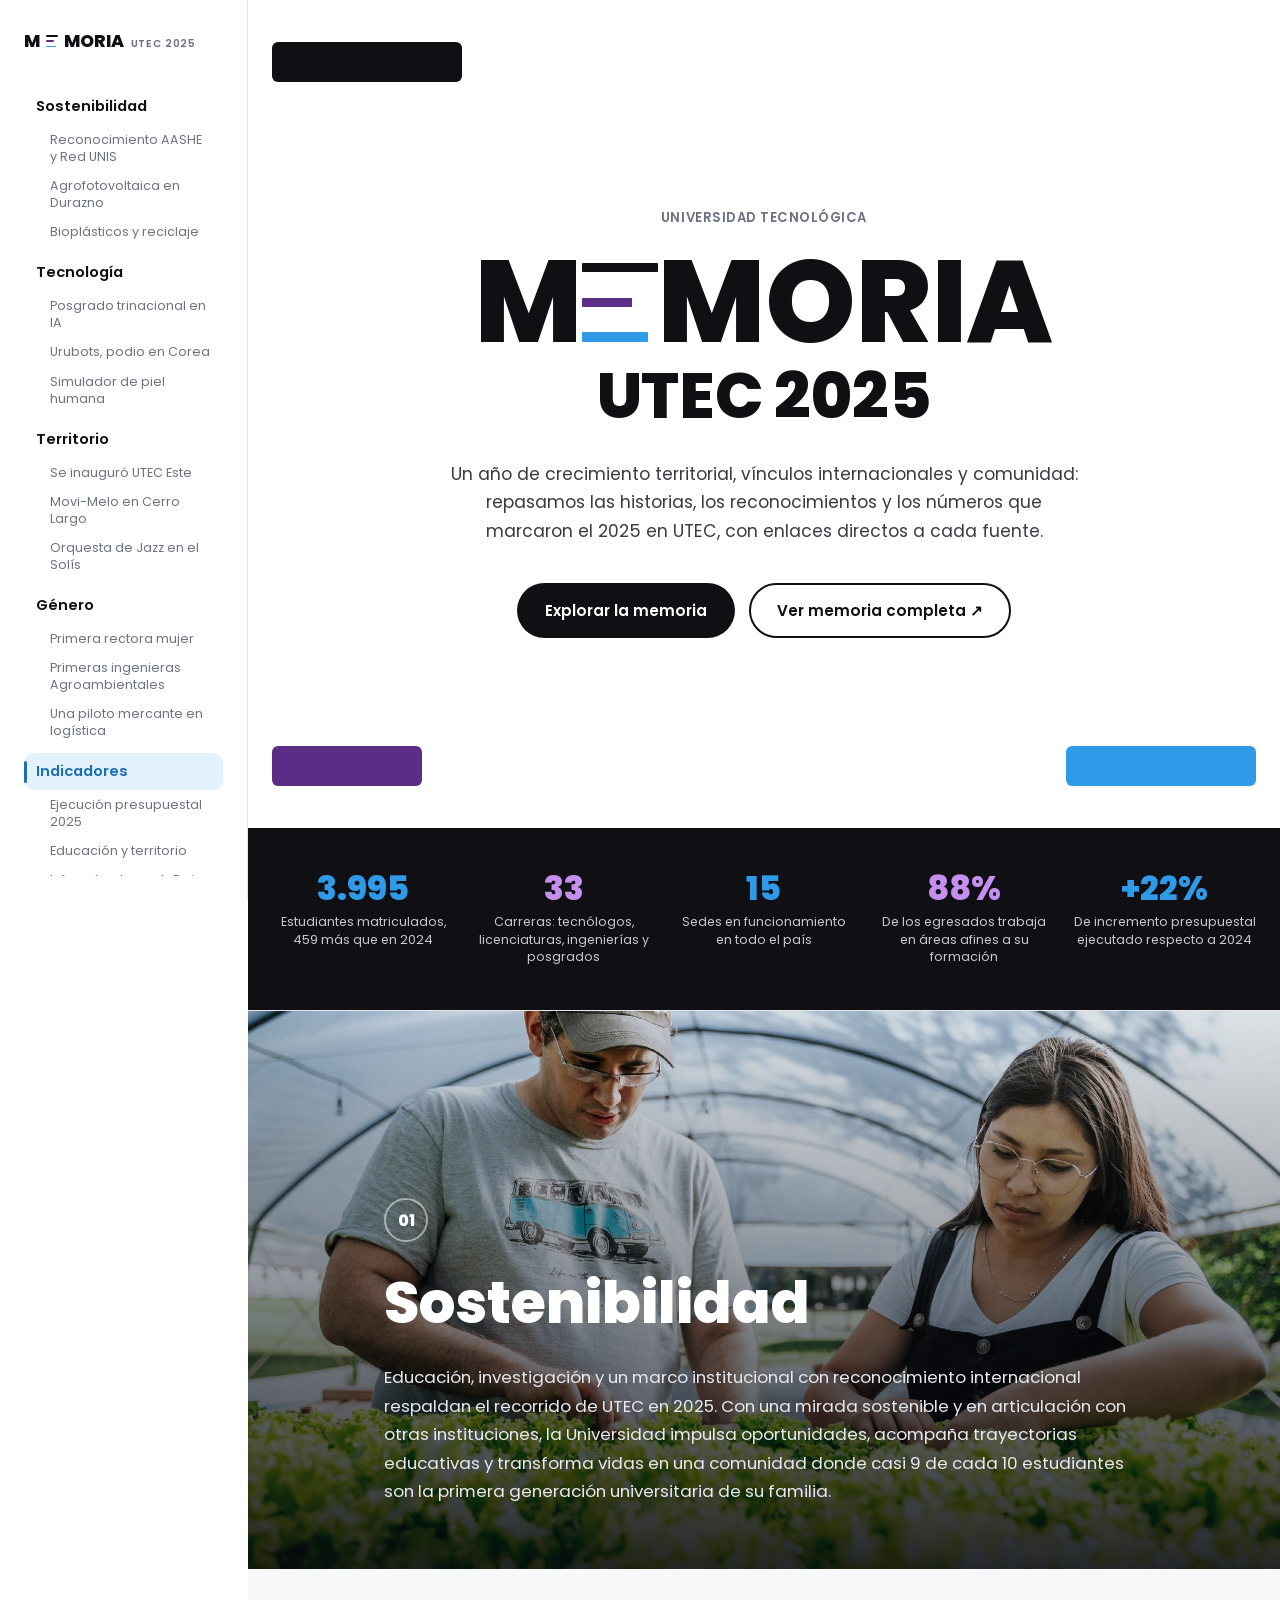
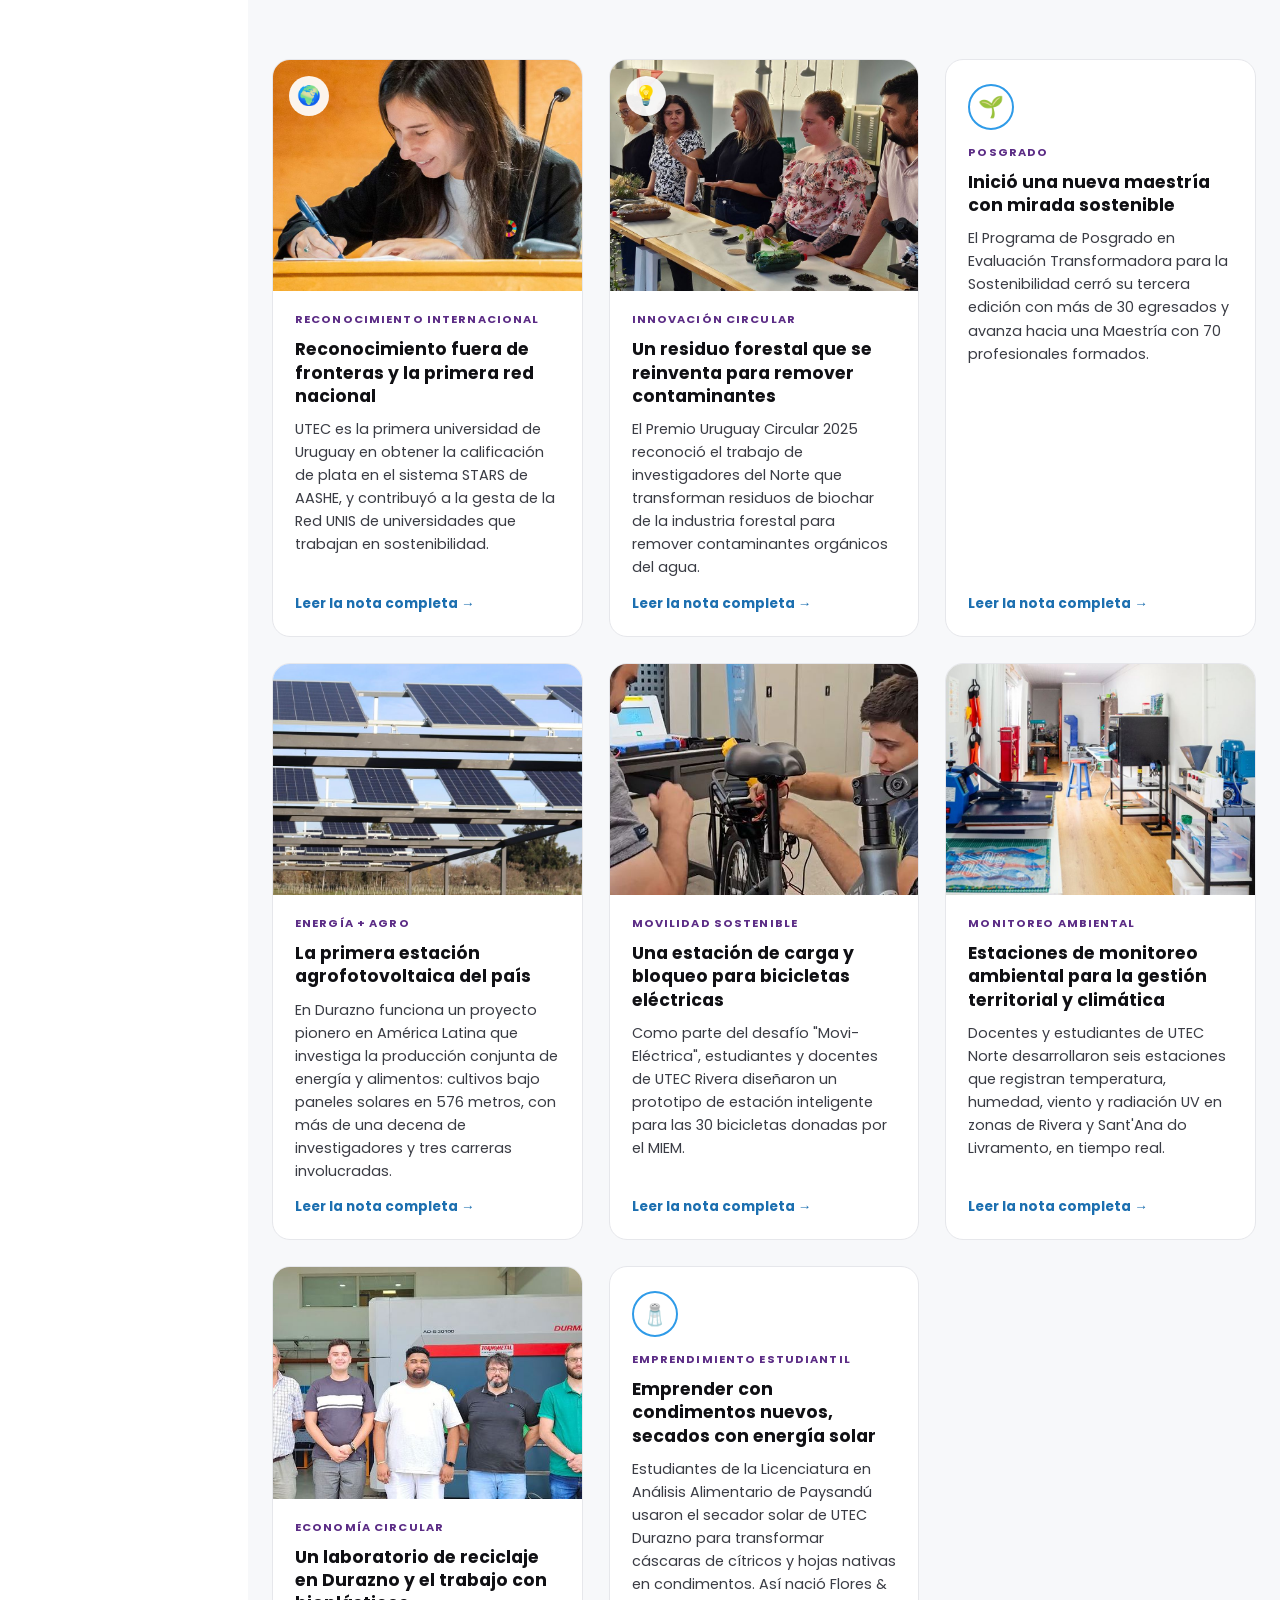
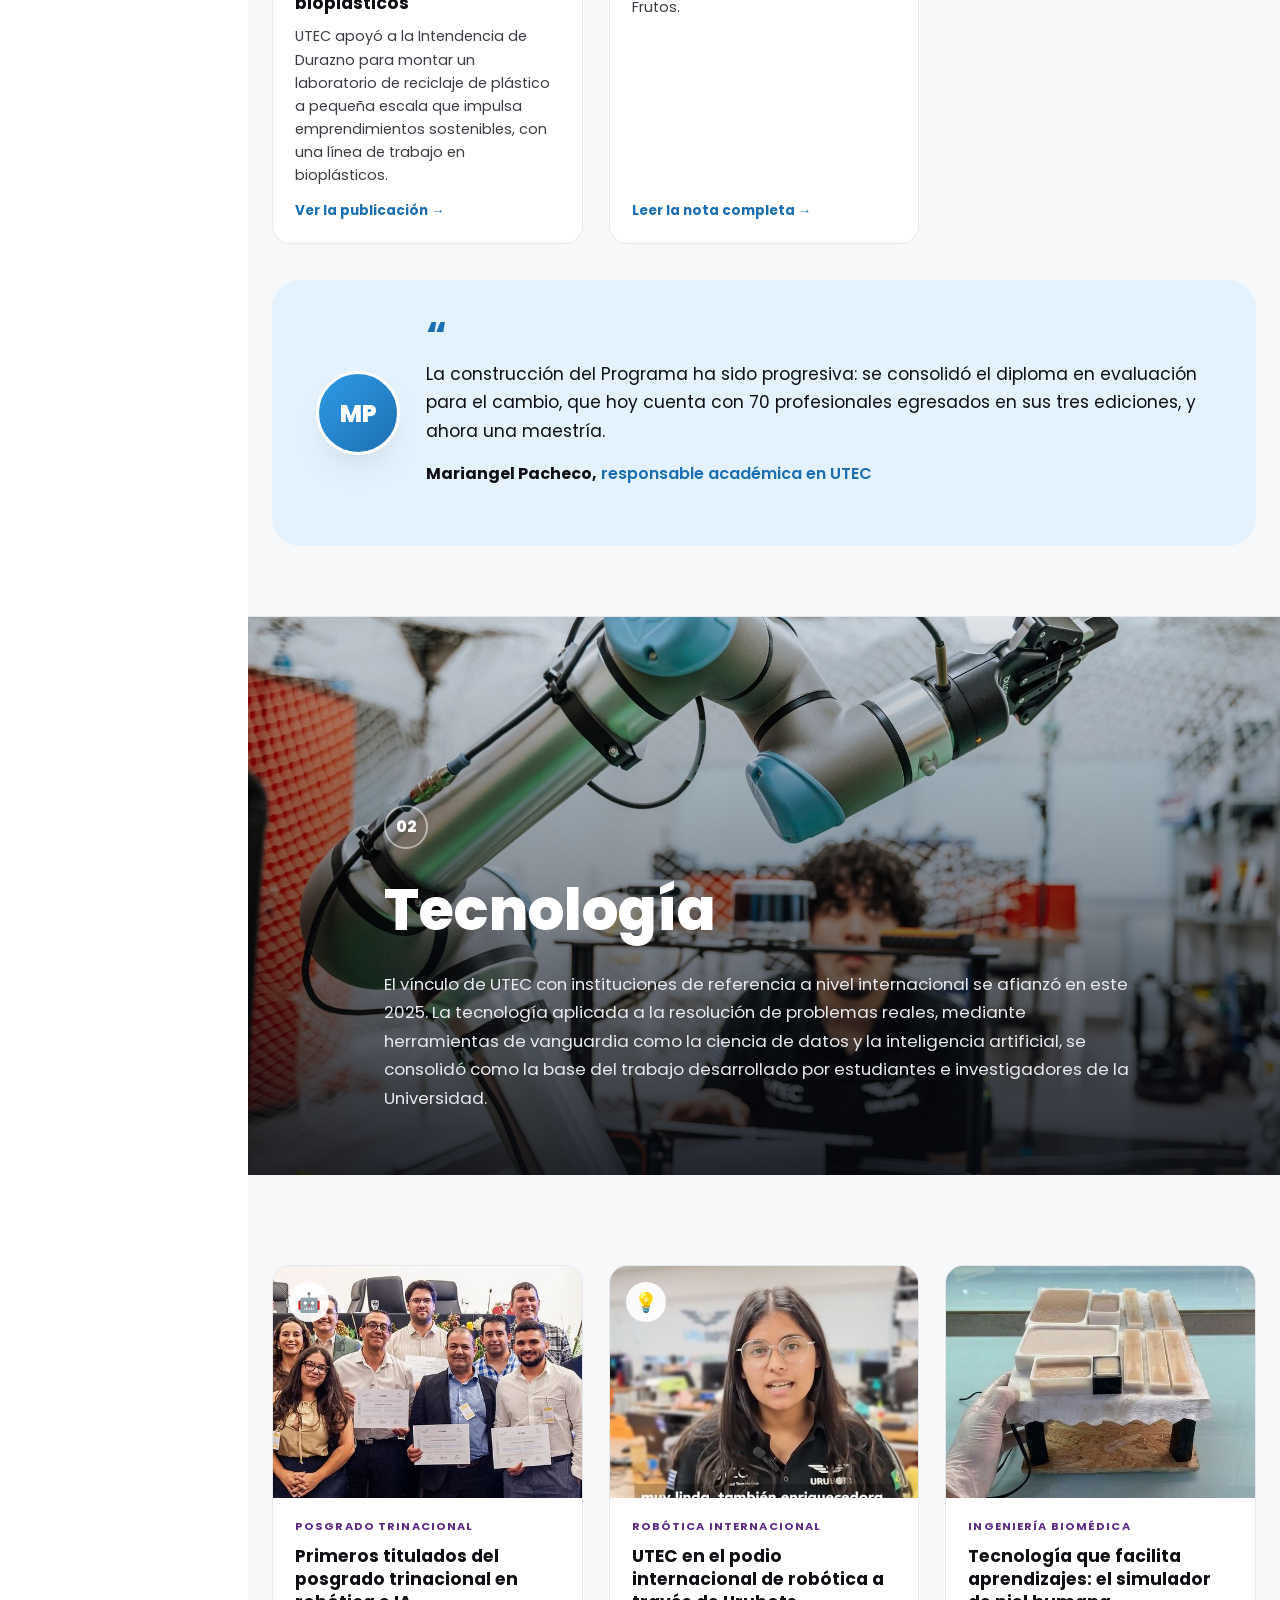
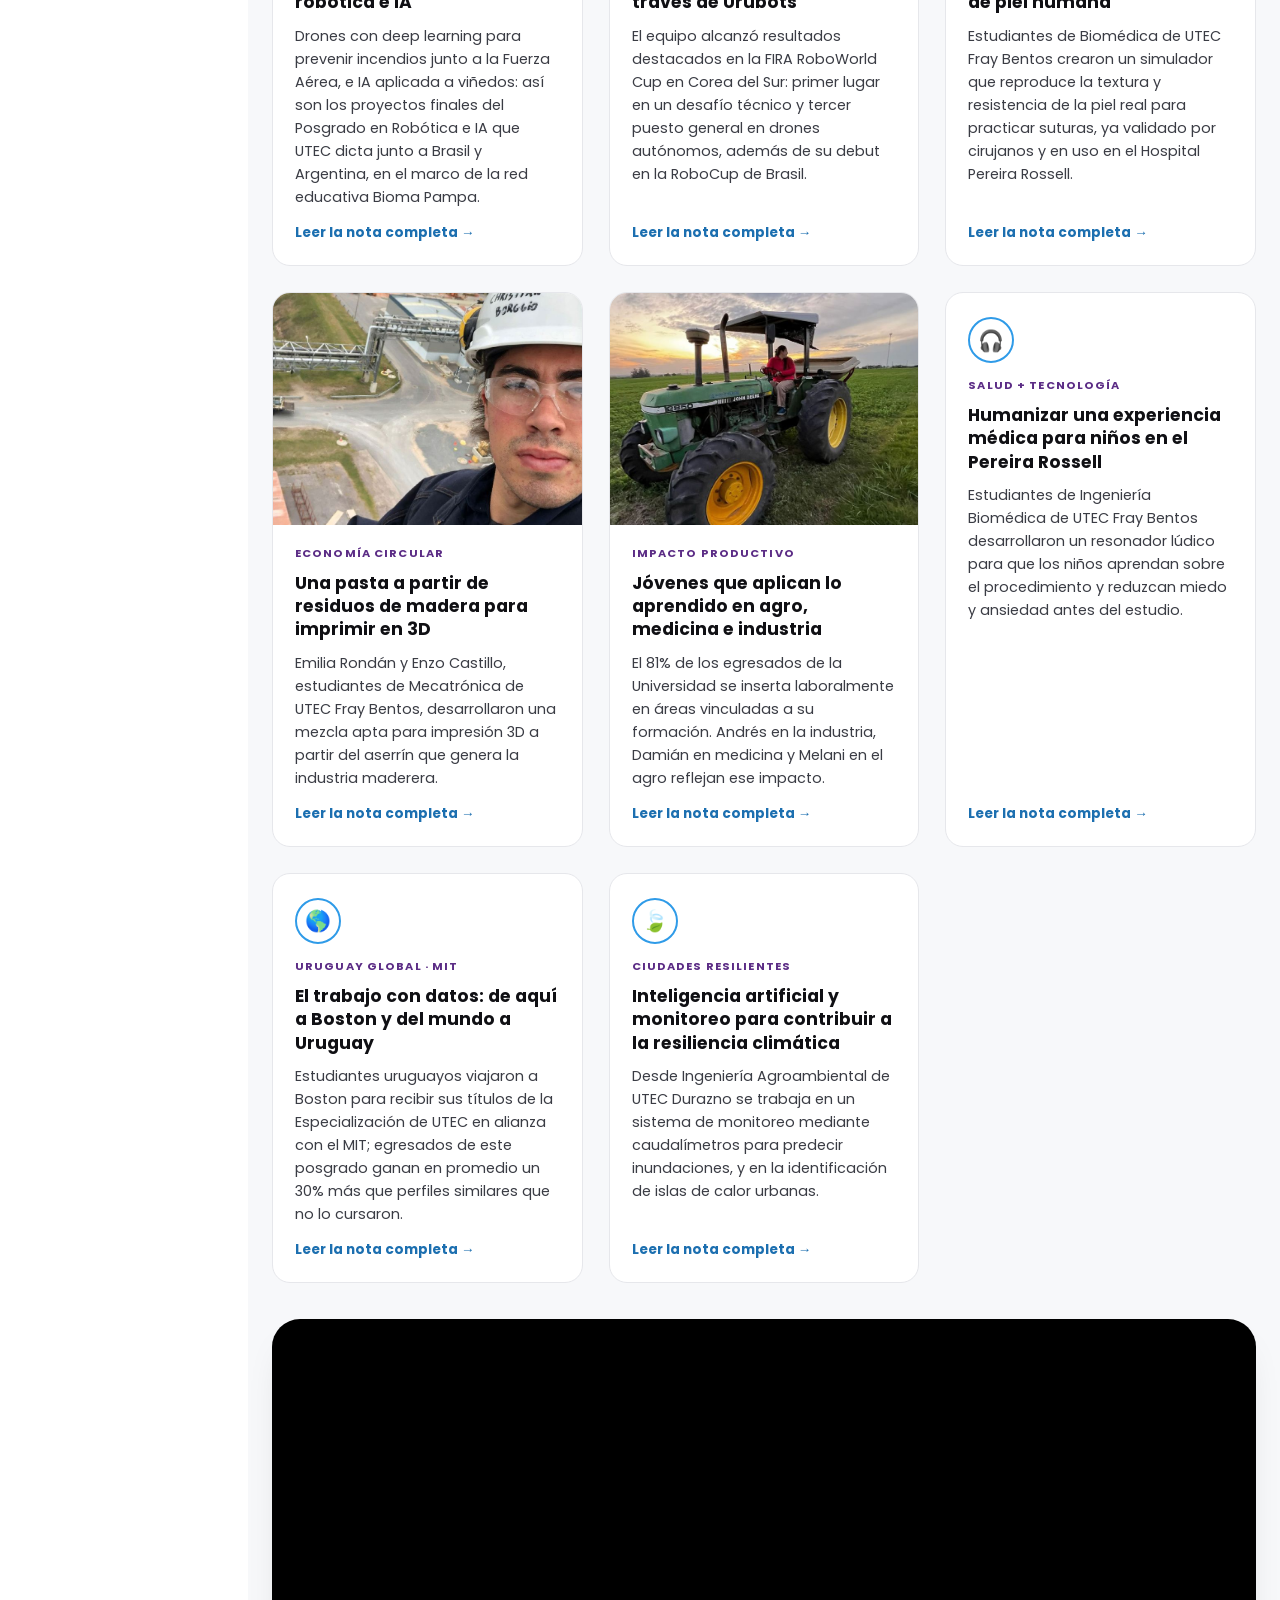
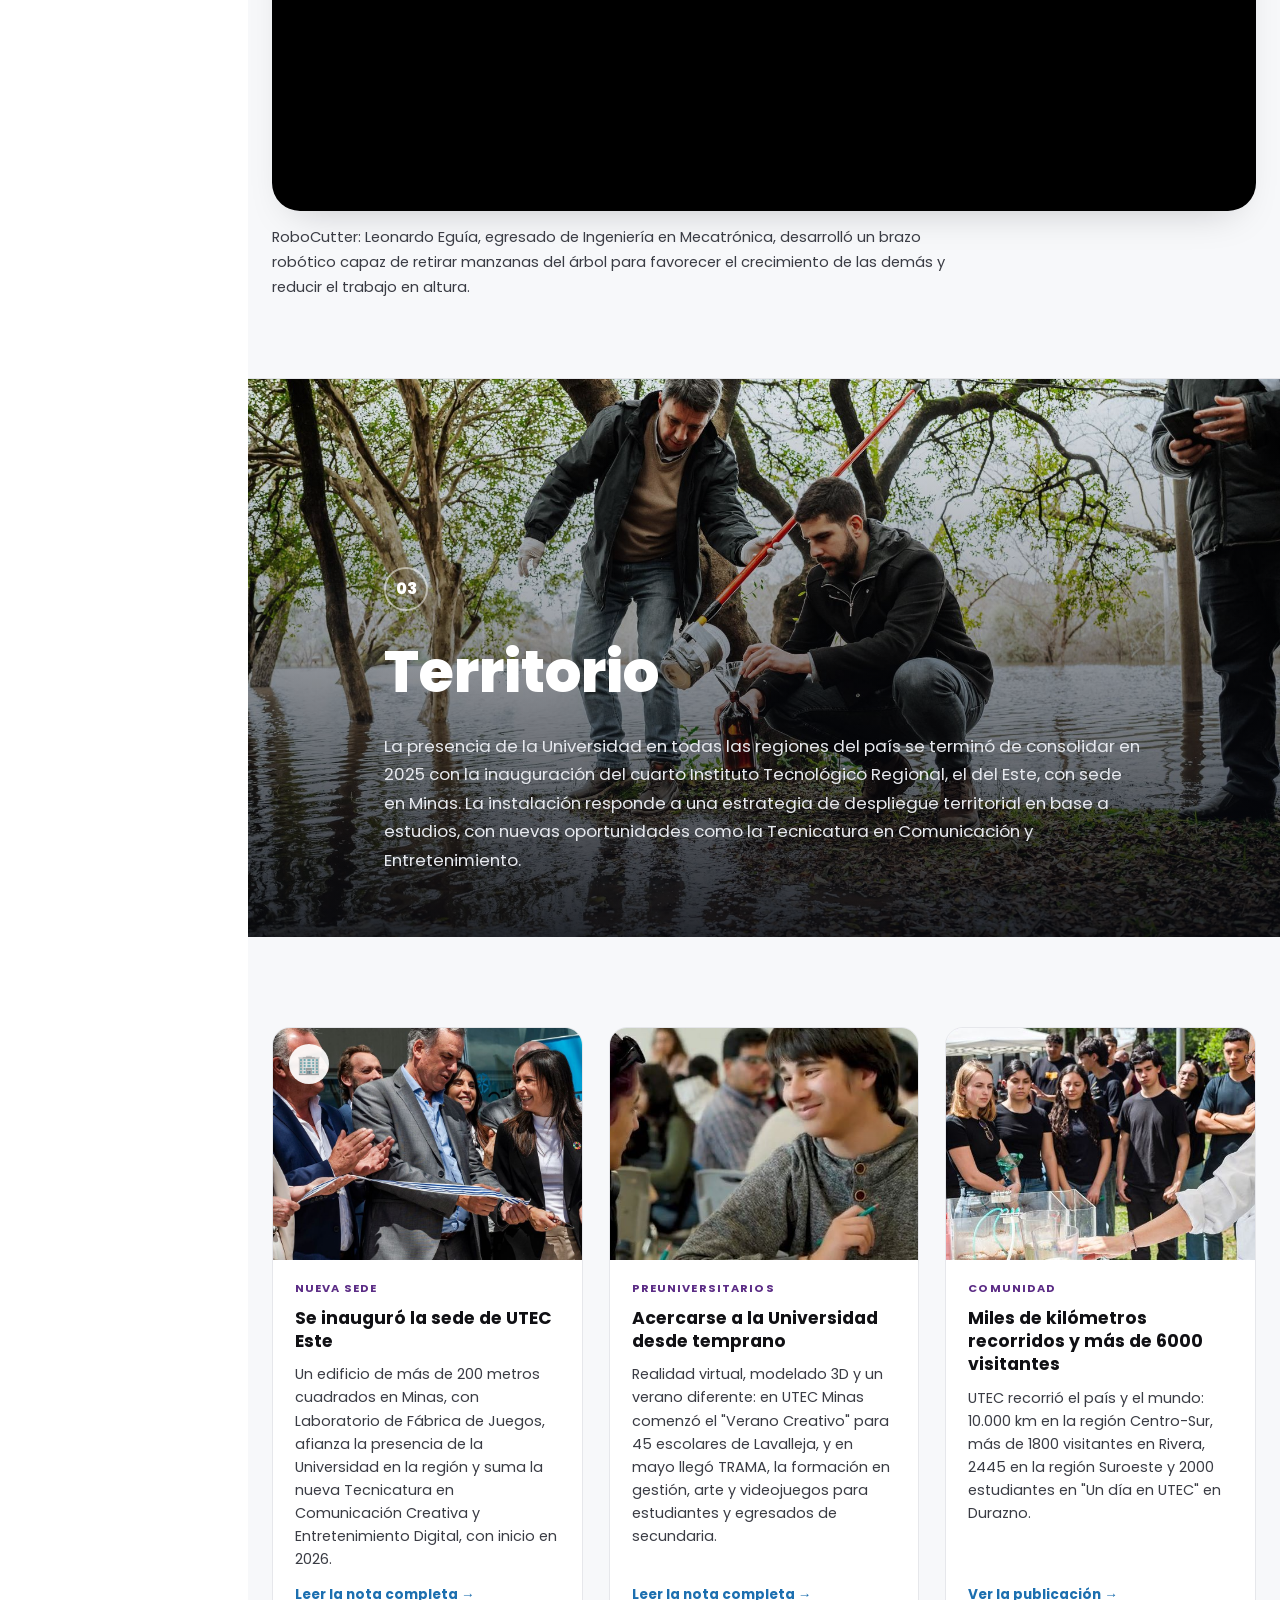
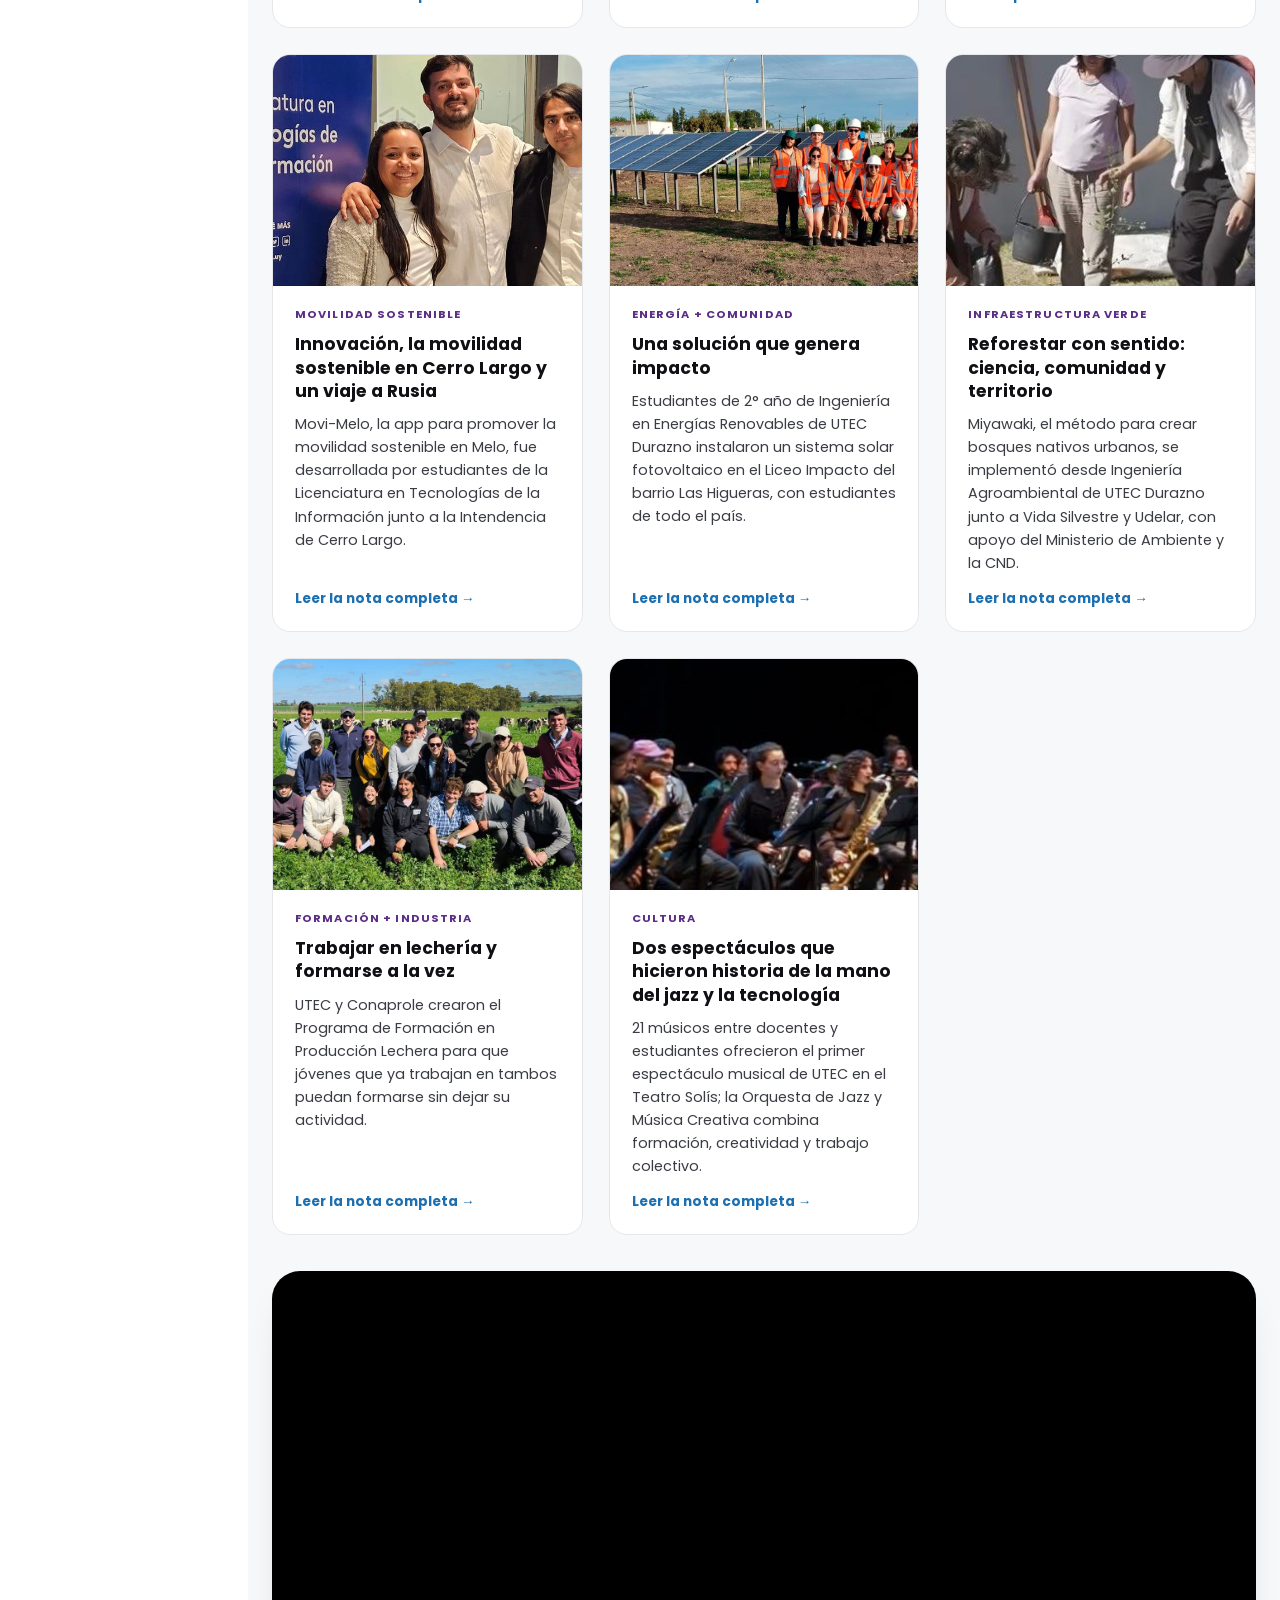
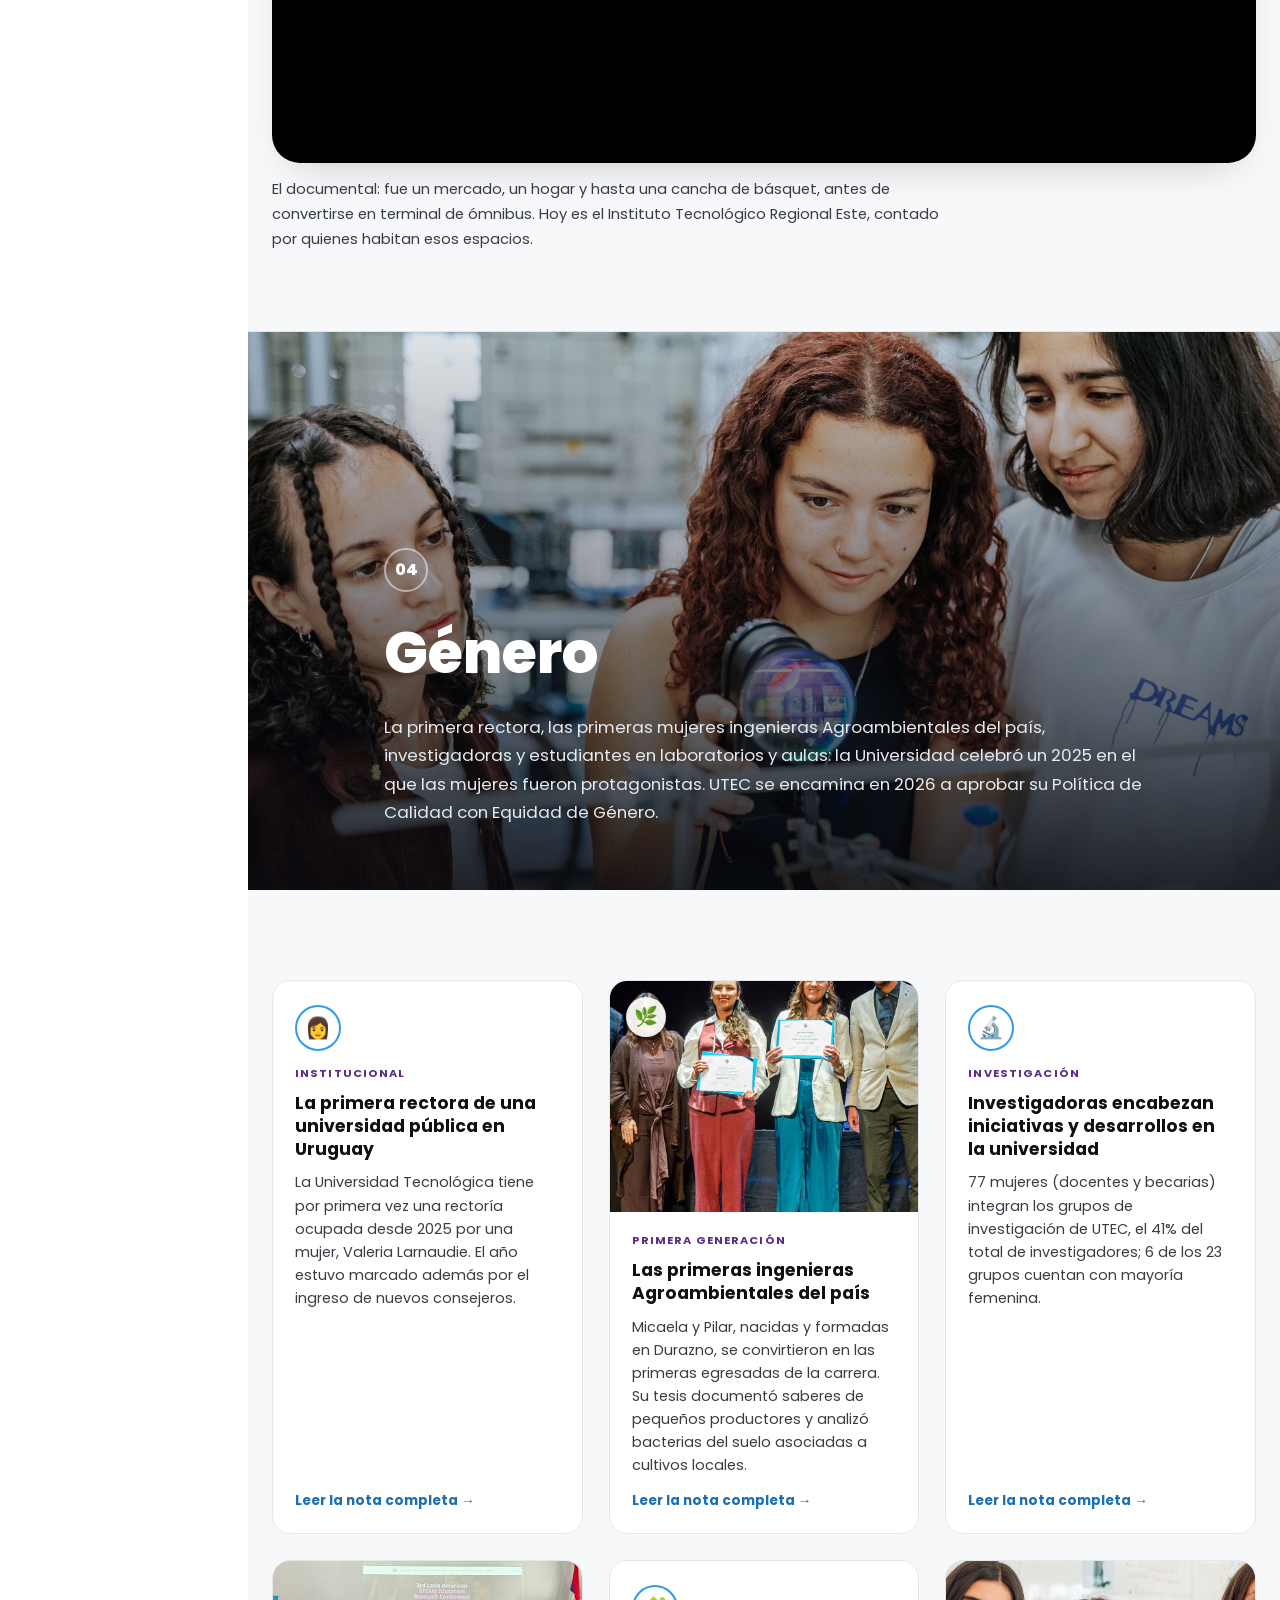
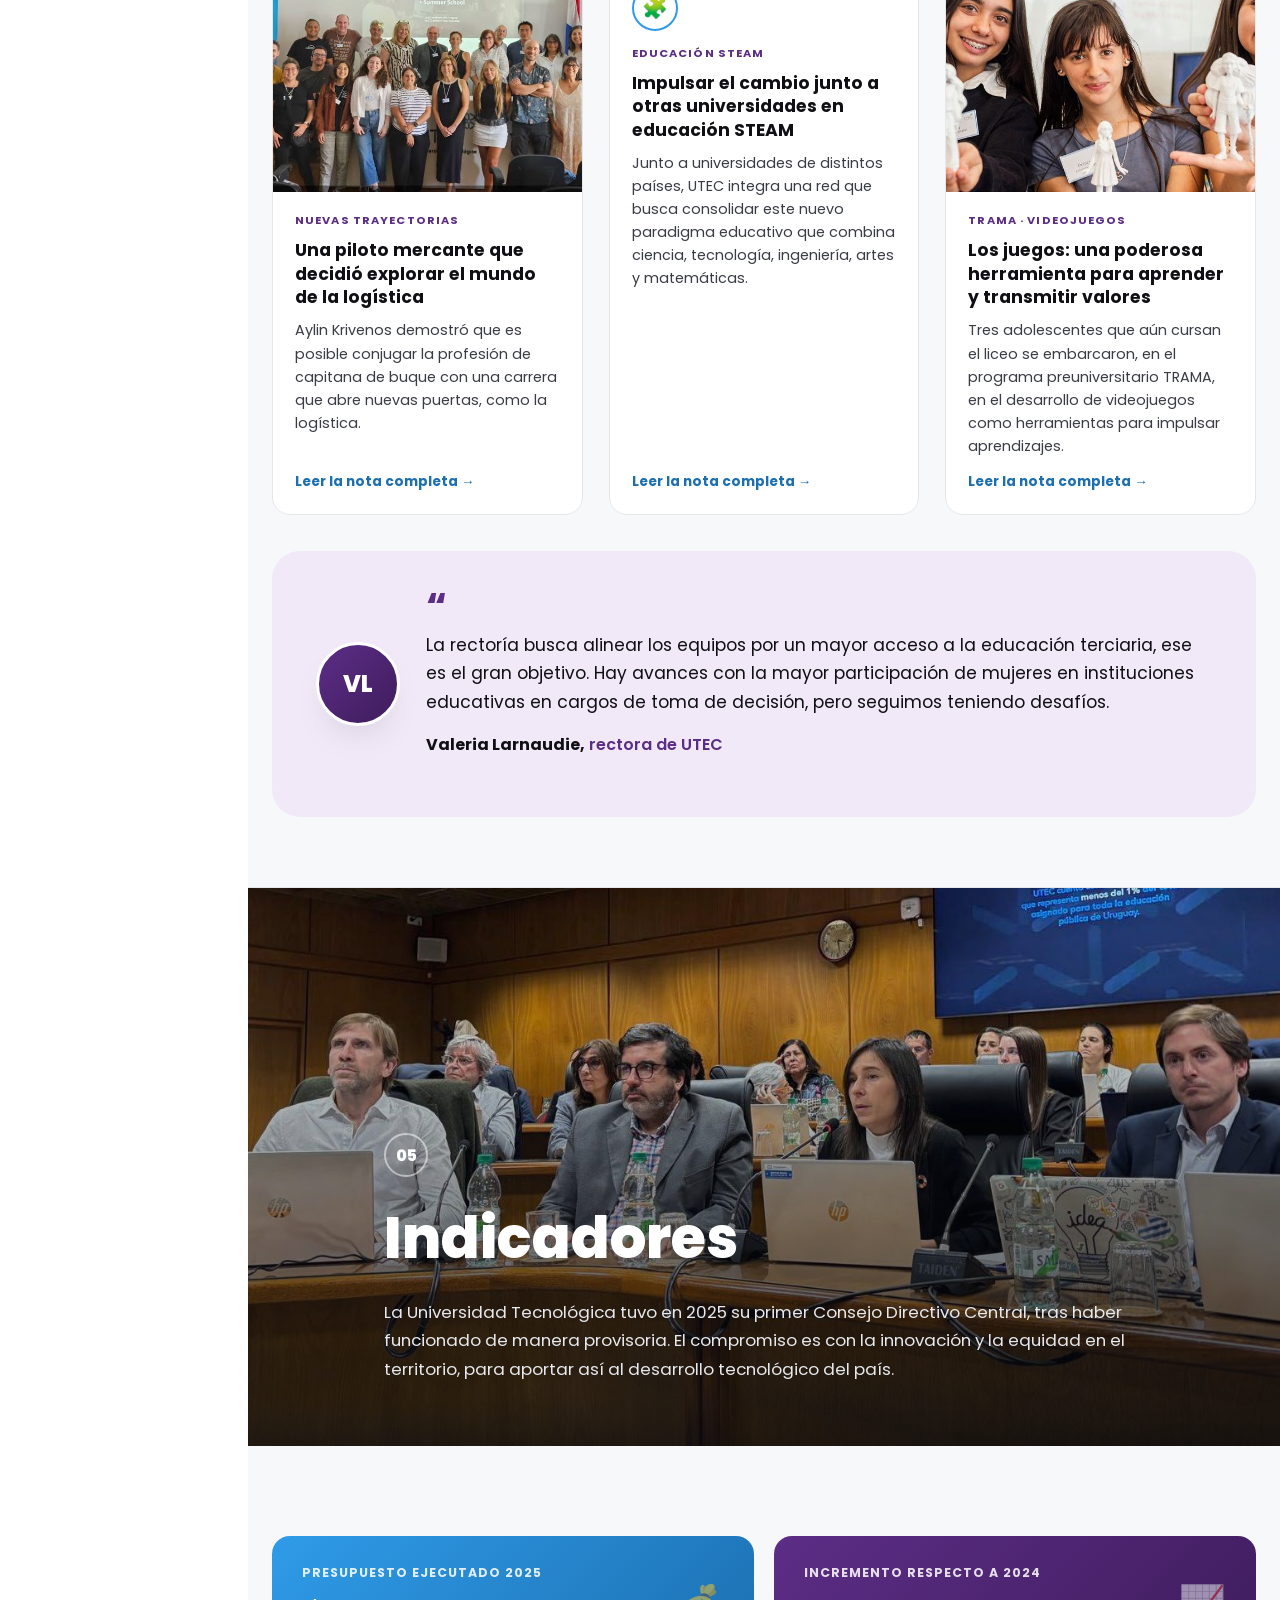
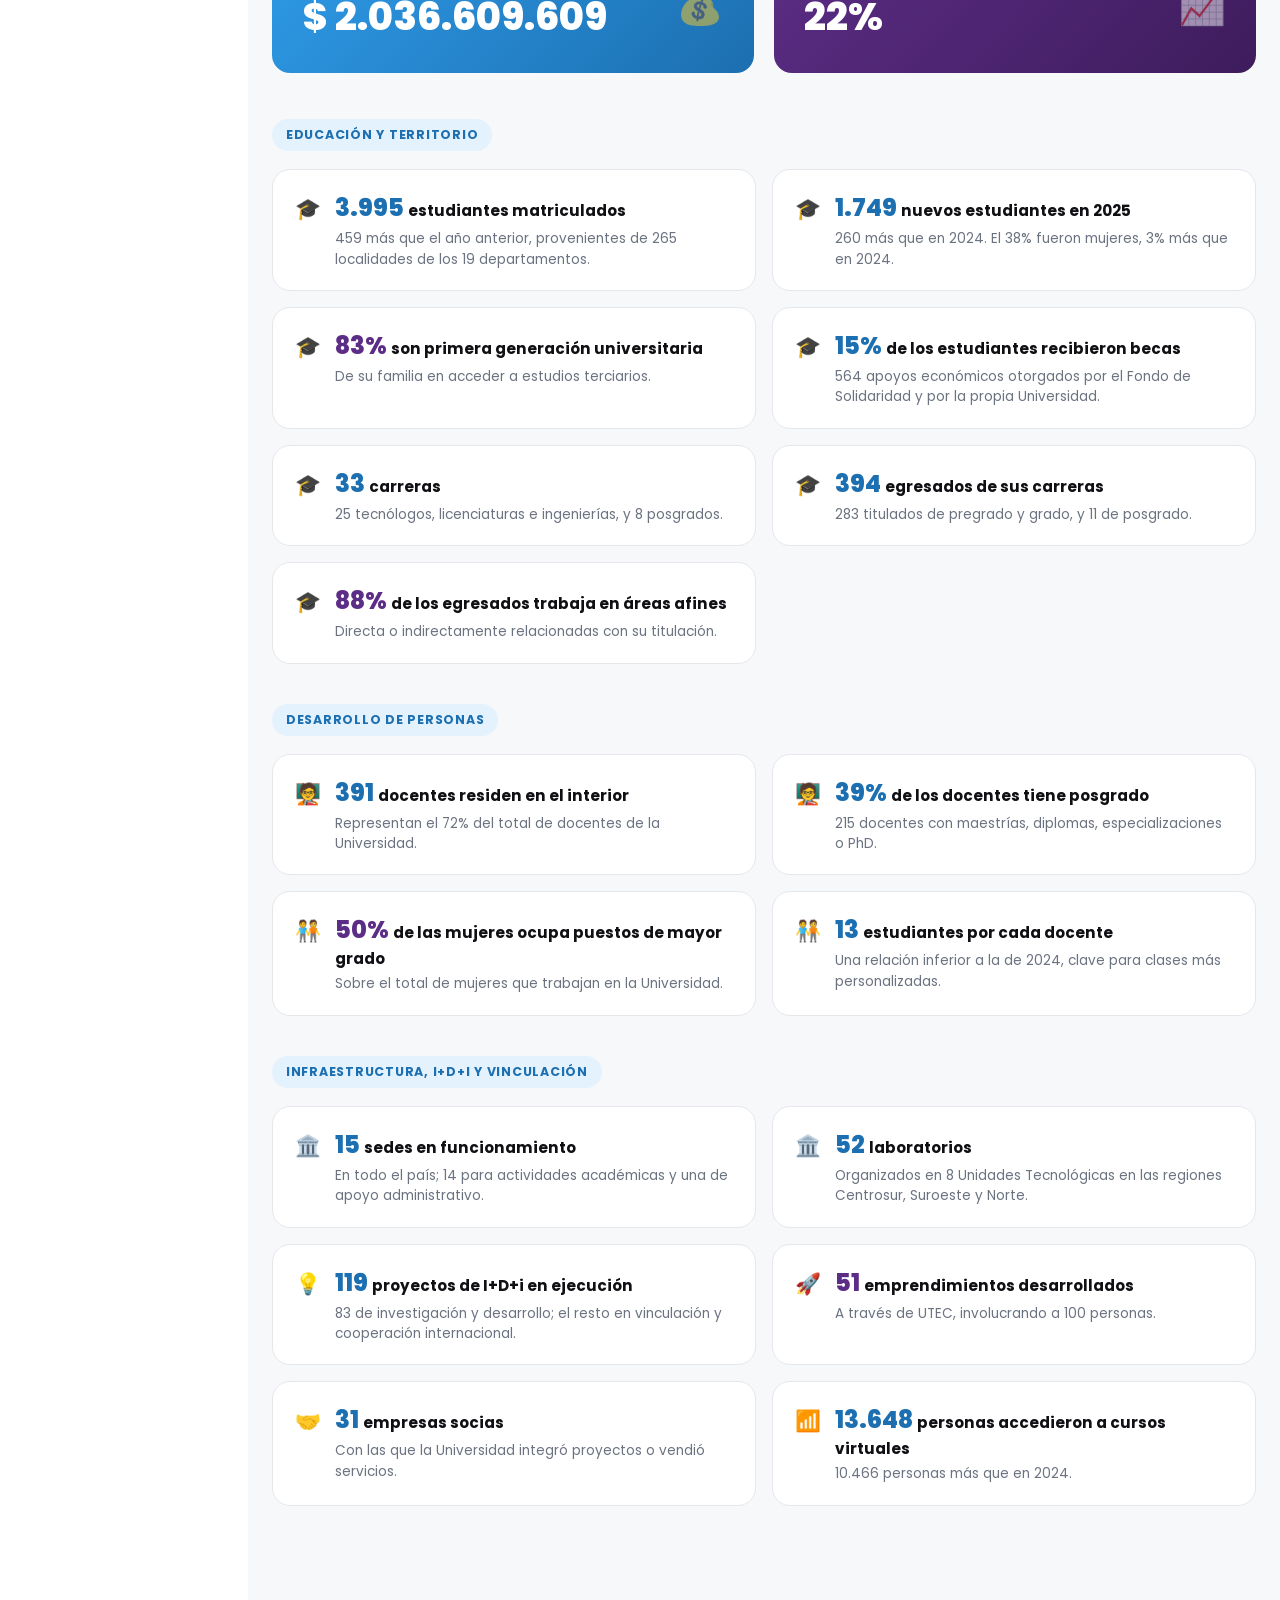
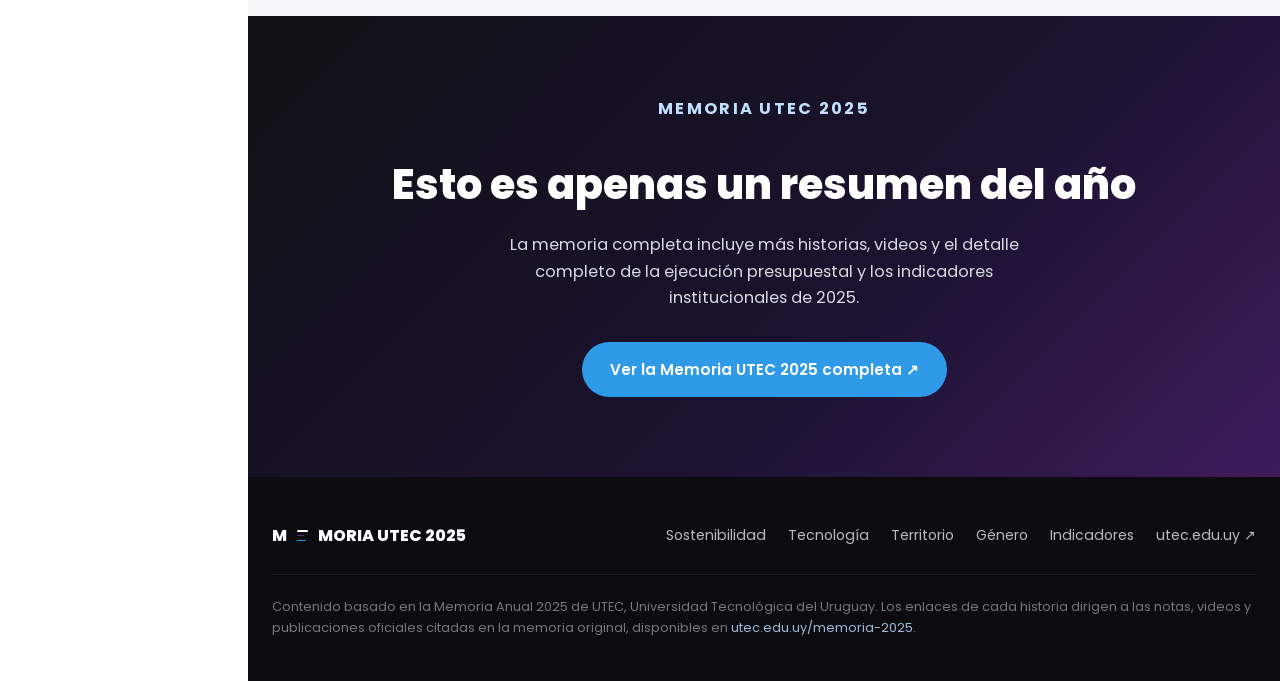
<file: memoria-2025/index.html>
<!DOCTYPE html>
<html lang="es">
<head>
<meta charset="UTF-8">
<meta name="viewport" content="width=device-width, initial-scale=1.0">
<title>Memoria UTEC 2025</title>
<meta name="description" content="Memoria Anual 2025 de UTEC, la Universidad Tecnológica del Uruguay: sostenibilidad, tecnología, territorio, género e indicadores. Historias reales con enlaces a las fuentes oficiales.">
<link rel="preconnect" href="https://fonts.googleapis.com">
<link rel="preconnect" href="https://fonts.gstatic.com" crossorigin>
<link href="https://fonts.googleapis.com/css2?family=Poppins:wght@400;500;600;700;800&display=swap" rel="stylesheet">
<link rel="stylesheet" href="css/styles.css">
</head>
<body>

<div class="progress-bar" id="progressBar"></div>

<header class="header" id="header">
  <div class="container header-inner">
    <a href="#top" class="brand">M<span class="e-mark" aria-hidden="true"><i></i><i></i><i></i></span>MORIA <small>UTEC 2025</small></a>
    <nav class="nav" id="nav">
      <div class="nav-group">
        <a href="#sostenibilidad" class="nav-chapter">Sostenibilidad</a>
        <div class="nav-sub">
          <a href="#s-aashe">Reconocimiento AASHE y Red UNIS</a>
          <a href="#s-agrofotovoltaica">Agrofotovoltaica en Durazno</a>
          <a href="#s-bioplasticos">Bioplásticos y reciclaje</a>
        </div>
      </div>
      <div class="nav-group">
        <a href="#tecnologia" class="nav-chapter">Tecnología</a>
        <div class="nav-sub">
          <a href="#t-posgrado-ia">Posgrado trinacional en IA</a>
          <a href="#t-urubots">Urubots, podio en Corea</a>
          <a href="#t-piel">Simulador de piel humana</a>
        </div>
      </div>
      <div class="nav-group">
        <a href="#territorio" class="nav-chapter">Territorio</a>
        <div class="nav-sub">
          <a href="#te-inauguracion">Se inauguró UTEC Este</a>
          <a href="#te-movimelo">Movi-Melo en Cerro Largo</a>
          <a href="#te-jazz">Orquesta de Jazz en el Solís</a>
        </div>
      </div>
      <div class="nav-group">
        <a href="#genero" class="nav-chapter">Género</a>
        <div class="nav-sub">
          <a href="#g-rectora">Primera rectora mujer</a>
          <a href="#g-ingenieras">Primeras ingenieras Agroambientales</a>
          <a href="#g-piloto">Una piloto mercante en logística</a>
        </div>
      </div>
      <div class="nav-group">
        <a href="#indicadores" class="nav-chapter">Indicadores</a>
        <div class="nav-sub">
          <a href="#i-presupuesto">Ejecución presupuestal 2025</a>
          <a href="#i-educacion">Educación y territorio</a>
          <a href="#i-infra">Infraestructura e I+D+i</a>
        </div>
      </div>
      <a href="https://utec.edu.uy/memoria-2025" target="_blank" rel="noopener" class="nav-cta">Memoria completa ↗</a>
    </nav>
    <button class="nav-toggle" id="navToggle" aria-label="Abrir menú" aria-expanded="false">
      <span></span><span></span><span></span>
    </button>
  </div>
</header>

<main id="top">

  <!-- COVER / HERO -->
  <section class="hero-cover">
    <div class="bar bar-black" aria-hidden="true"></div>
    <div class="bar bar-purple" aria-hidden="true"></div>
    <div class="bar bar-blue" aria-hidden="true"></div>
    <div class="container hero-cover-inner">
      <p class="hero-tagline" data-reveal>Universidad Tecnológica</p>
      <h1 class="hero-wordmark" data-reveal>
        <span class="l1">M<span class="e-mark" aria-hidden="true"><i></i><i></i><i></i></span>MORIA</span>
        <span class="l2">UTEC 2025</span>
      </h1>
      <p class="hero-sub" data-reveal>
        Un año de crecimiento territorial, vínculos internacionales y comunidad: repasamos las historias,
        los reconocimientos y los números que marcaron el 2025 en UTEC, con enlaces directos a cada fuente.
      </p>
      <div class="hero-actions" data-reveal>
        <a href="#sostenibilidad" class="btn btn-primary">Explorar la memoria</a>
        <a href="https://utec.edu.uy/memoria-2025" target="_blank" rel="noopener" class="btn btn-ghost">Ver memoria completa ↗</a>
      </div>
    </div>
  </section>

  <!-- STAT STRIP -->
  <section class="stat-strip">
    <div class="container grid">
      <div class="stat-tile" data-reveal>
        <div class="num">3.995</div>
        <div class="lbl">Estudiantes matriculados, 459 más que en 2024</div>
      </div>
      <div class="stat-tile pp" data-reveal>
        <div class="num">33</div>
        <div class="lbl">Carreras: tecnólogos, licenciaturas, ingenierías y posgrados</div>
      </div>
      <div class="stat-tile" data-reveal>
        <div class="num">15</div>
        <div class="lbl">Sedes en funcionamiento en todo el país</div>
      </div>
      <div class="stat-tile pp" data-reveal>
        <div class="num">88%</div>
        <div class="lbl">De los egresados trabaja en áreas afines a su formación</div>
      </div>
      <div class="stat-tile" data-reveal>
        <div class="num">+22%</div>
        <div class="lbl">De incremento presupuestal ejecutado respecto a 2024</div>
      </div>
    </div>
  </section>

  <!-- ================= SOSTENIBILIDAD ================= -->
  <section id="sostenibilidad" class="chapter">
    <div class="chapter-cover" style="background-image:url('assets/cover-sostenibilidad.jpg')">
      <div class="container chapter-cover-inner">
        <span class="chapter-num" data-reveal>01</span>
        <h2 data-reveal>Sostenibilidad</h2>
        <p data-reveal>Educación, investigación y un marco institucional con reconocimiento internacional respaldan
          el recorrido de UTEC en 2025. Con una mirada sostenible y en articulación con otras instituciones, la
          Universidad impulsa oportunidades, acompaña trayectorias educativas y transforma vidas en una comunidad
          donde casi 9 de cada 10 estudiantes son la primera generación universitaria de su familia.</p>
      </div>
    </div>

    <div class="chapter-body">
      <div class="container">
        <div class="story-grid">

          <article class="story-card" data-reveal id="s-aashe">
            <div class="media"><img src="assets/sost-reconocimiento.jpg" alt="Estudiante presentando en un atril de UTEC" loading="lazy"><span class="icon-badge">🌍</span></div>
            <div class="body">
              <span class="tag">Reconocimiento internacional</span>
              <h3>Reconocimiento fuera de fronteras y la primera red nacional</h3>
              <p>UTEC es la primera universidad de Uruguay en obtener la calificación de plata en el sistema STARS
                de AASHE, y contribuyó a la gesta de la Red UNIS de universidades que trabajan en sostenibilidad.</p>
              <a class="read" href="https://utec.edu.uy/es/noticia/universidades-uruguayas-conformaron-una-red-para-trabajar-en-sostenibilidad-y-utec-la-integra/" target="_blank" rel="noopener">Leer la nota completa →</a>
            </div>
          </article>

          <article class="story-card" data-reveal>
            <div class="media"><img src="assets/sost-biochar.jpg" alt="Investigadoras trabajando con muestras de biochar" loading="lazy"><span class="icon-badge">💡</span></div>
            <div class="body">
              <span class="tag">Innovación circular</span>
              <h3>Un residuo forestal que se reinventa para remover contaminantes</h3>
              <p>El Premio Uruguay Circular 2025 reconoció el trabajo de investigadores del Norte que transforman
                residuos de biochar de la industria forestal para remover contaminantes orgánicos del agua.</p>
              <a class="read" href="https://utec.edu.uy/es/noticia/investigadores-de-utec-avanzan-en-ensayos-para-desarrollar-un-superalimento-para-plantas-usando-residuos-plantas-invasoras-y-nanotecnologia/" target="_blank" rel="noopener">Leer la nota completa →</a>
            </div>
          </article>

          <article class="story-card no-media" data-reveal>
            <div class="body">
              <span class="icon-only">🌱</span>
              <span class="tag">Posgrado</span>
              <h3>Inició una nueva maestría con mirada sostenible</h3>
              <p>El Programa de Posgrado en Evaluación Transformadora para la Sostenibilidad cerró su tercera
                edición con más de 30 egresados y avanza hacia una Maestría con 70 profesionales formados.</p>
              <a class="read" href="https://utec.edu.uy/es/noticia/se-abre-la-maestria-del-programa-de-posgrado-en-evaluacion-transformadora-para-la-sostenibilidad/" target="_blank" rel="noopener">Leer la nota completa →</a>
            </div>
          </article>

          <article class="story-card" data-reveal id="s-agrofotovoltaica">
            <div class="media"><img src="assets/sost-agrofotovoltaica.jpg" alt="Estación agrofotovoltaica en Durazno" loading="lazy"></div>
            <div class="body">
              <span class="tag">Energía + agro</span>
              <h3>La primera estación agrofotovoltaica del país</h3>
              <p>En Durazno funciona un proyecto pionero en América Latina que investiga la producción conjunta de
                energía y alimentos: cultivos bajo paneles solares en 576 metros, con más de una decena de
                investigadores y tres carreras involucradas.</p>
              <a class="read" href="https://utec.edu.uy/es/noticia/utec-estudia-el-doble-uso-de-la-tierra-para-cultivar-y-producir-energia-solar-en-el-mismo-espacio/" target="_blank" rel="noopener">Leer la nota completa →</a>
            </div>
          </article>

          <article class="story-card" data-reveal>
            <div class="media"><img src="assets/sost-bicicletas.jpg" alt="Estudiantes trabajando en una estación de carga para bicicletas eléctricas" loading="lazy"></div>
            <div class="body">
              <span class="tag">Movilidad sostenible</span>
              <h3>Una estación de carga y bloqueo para bicicletas eléctricas</h3>
              <p>Como parte del desafío "Movi-Eléctrica", estudiantes y docentes de UTEC Rivera diseñaron un
                prototipo de estación inteligente para las 30 bicicletas donadas por el MIEM.</p>
              <a class="read" href="https://utec.edu.uy/es/noticia/estudiantes-de-utec-norte-disenan-una-estacion-de-carga-para-bicicletas-electricas-con-sistema-de-rastreo-y-gestion-de-usuario/" target="_blank" rel="noopener">Leer la nota completa →</a>
            </div>
          </article>

          <article class="story-card" data-reveal>
            <div class="media"><img src="assets/sost-monitoreo.jpg" alt="Estudiantes trabajando en una estación de monitoreo ambiental" loading="lazy"></div>
            <div class="body">
              <span class="tag">Monitoreo ambiental</span>
              <h3>Estaciones de monitoreo ambiental para la gestión territorial y climática</h3>
              <p>Docentes y estudiantes de UTEC Norte desarrollaron seis estaciones que registran temperatura,
                humedad, viento y radiación UV en zonas de Rivera y Sant'Ana do Livramento, en tiempo real.</p>
              <a class="read" href="https://utec.edu.uy/es/noticia/estaciones-de-monitoreo-ambiental-son-construidas-por-docentes-y-estudiantes-del-norte/" target="_blank" rel="noopener">Leer la nota completa →</a>
            </div>
          </article>

          <article class="story-card" data-reveal id="s-bioplasticos">
            <div class="media"><img src="assets/sost-reciclaje.jpg" alt="Equipo de trabajo en el laboratorio de reciclaje de Durazno" loading="lazy"></div>
            <div class="body">
              <span class="tag">Economía circular</span>
              <h3>Un laboratorio de reciclaje en Durazno y el trabajo con bioplásticos</h3>
              <p>UTEC apoyó a la Intendencia de Durazno para montar un laboratorio de reciclaje de plástico a
                pequeña escala que impulsa emprendimientos sostenibles, con una línea de trabajo en bioplásticos.</p>
              <a class="read" href="https://www.instagram.com/p/DI15D_Sp9Oe/" target="_blank" rel="noopener">Ver la publicación →</a>
            </div>
          </article>

          <article class="story-card no-media" data-reveal>
            <div class="body">
              <span class="icon-only">🧂</span>
              <span class="tag">Emprendimiento estudiantil</span>
              <h3>Emprender con condimentos nuevos, secados con energía solar</h3>
              <p>Estudiantes de la Licenciatura en Análisis Alimentario de Paysandú usaron el secador solar de
                UTEC Durazno para transformar cáscaras de cítricos y hojas nativas en condimentos. Así nació
                Flores &amp; Frutos.</p>
              <a class="read" href="https://utec.edu.uy/es/noticia/flores-frutos-un-emprendimiento-que-une-liderazgo-femenino-sabores-autenticos-y-compromiso-sostenible/" target="_blank" rel="noopener">Leer la nota completa →</a>
            </div>
          </article>

        </div>

        <div class="quote-block blue-tint" data-reveal>
          <div class="quote-avatar" aria-hidden="true">MP</div>
          <div>
            <span class="quote-mark">&ldquo;</span>
            <p class="quote-text">La construcción del Programa ha sido progresiva: se consolidó el diploma en
              evaluación para el cambio, que hoy cuenta con 70 profesionales egresados en sus tres ediciones, y
              ahora una maestría.</p>
            <p><span class="quote-name">Mariangel Pacheco,</span> <span class="quote-role">responsable académica en UTEC</span></p>
          </div>
        </div>
      </div>
    </div>
  </section>

  <!-- ================= TECNOLOGÍA ================= -->
  <section id="tecnologia" class="chapter">
    <div class="chapter-cover" style="background-image:url('assets/cover-tecnologia.jpg')">
      <div class="container chapter-cover-inner">
        <span class="chapter-num" data-reveal>02</span>
        <h2 data-reveal>Tecnología</h2>
        <p data-reveal>El vínculo de UTEC con instituciones de referencia a nivel internacional se afianzó en este
          2025. La tecnología aplicada a la resolución de problemas reales, mediante herramientas de vanguardia
          como la ciencia de datos y la inteligencia artificial, se consolidó como la base del trabajo desarrollado
          por estudiantes e investigadores de la Universidad.</p>
      </div>
    </div>

    <div class="chapter-body">
      <div class="container">
        <div class="story-grid">

          <article class="story-card" data-reveal id="t-posgrado-ia">
            <div class="media"><img src="assets/tec-robotica-ia.jpg" alt="Egresados del posgrado trinacional en robótica e IA con sus certificados" loading="lazy"><span class="icon-badge">🤖</span></div>
            <div class="body">
              <span class="tag">Posgrado trinacional</span>
              <h3>Primeros titulados del posgrado trinacional en robótica e IA</h3>
              <p>Drones con deep learning para prevenir incendios junto a la Fuerza Aérea, e IA aplicada a viñedos:
                así son los proyectos finales del Posgrado en Robótica e IA que UTEC dicta junto a Brasil y
                Argentina, en el marco de la red educativa Bioma Pampa.</p>
              <a class="read" href="https://utec.edu.uy/es/noticia/profesionales-en-tres-paises-posgrado-en-robotica-e-inteligencia-artificial-otorga-sus-primeros-titulos-trinacionales/" target="_blank" rel="noopener">Leer la nota completa →</a>
            </div>
          </article>

          <article class="story-card" data-reveal id="t-urubots">
            <div class="media"><img src="assets/tec-urubots.jpg" alt="Integrante del equipo de robótica Urubots en el laboratorio" loading="lazy"><span class="icon-badge">💡</span></div>
            <div class="body">
              <span class="tag">Robótica internacional</span>
              <h3>UTEC en el podio internacional de robótica a través de Urubots</h3>
              <p>El equipo alcanzó resultados destacados en la FIRA RoboWorld Cup en Corea del Sur: primer lugar en
                un desafío técnico y tercer puesto general en drones autónomos, además de su debut en la RoboCup
                de Brasil.</p>
              <a class="read" href="https://utec.edu.uy/es/noticia/a-la-uruguaya-urubots-logro-podio-en-competencia-internacional-de-robotica-en-corea-del-sur/" target="_blank" rel="noopener">Leer la nota completa →</a>
            </div>
          </article>

          <article class="story-card" data-reveal id="t-piel">
            <div class="media"><img src="assets/tec-piel-simulador.jpg" alt="Prototipo de simulador de piel humana desarrollado por estudiantes de Biomédica" loading="lazy"></div>
            <div class="body">
              <span class="tag">Ingeniería biomédica</span>
              <h3>Tecnología que facilita aprendizajes: el simulador de piel humana</h3>
              <p>Estudiantes de Biomédica de UTEC Fray Bentos crearon un simulador que reproduce la textura y
                resistencia de la piel real para practicar suturas, ya validado por cirujanos y en uso en el
                Hospital Pereira Rossell.</p>
              <a class="read" href="https://utec.edu.uy/es/noticia/estudiantes-de-biomedica-de-utec-desarrollaron-un-simulador-de-piel-humana-para-la-practica-de-suturas/" target="_blank" rel="noopener">Leer la nota completa →</a>
            </div>
          </article>

          <article class="story-card" data-reveal>
            <div class="media"><img src="assets/tec-madera-3d.jpg" alt="Estudiantes de Mecatrónica trabajando con impresión 3D" loading="lazy"></div>
            <div class="body">
              <span class="tag">Economía circular</span>
              <h3>Una pasta a partir de residuos de madera para imprimir en 3D</h3>
              <p>Emilia Rondán y Enzo Castillo, estudiantes de Mecatrónica de UTEC Fray Bentos, desarrollaron una
                mezcla apta para impresión 3D a partir del aserrín que genera la industria maderera.</p>
              <a class="read" href="https://utec.edu.uy/es/noticia/pasta-de-madera-y-un-nuevo-proceso-para-imprimir-en-3d-que-reutiliza-materiales/" target="_blank" rel="noopener">Leer la nota completa →</a>
            </div>
          </article>

          <article class="story-card" data-reveal>
            <div class="media"><img src="assets/tec-jovenes-agro.jpg" alt="Egresado de UTEC trabajando en el agro" loading="lazy"></div>
            <div class="body">
              <span class="tag">Impacto productivo</span>
              <h3>Jóvenes que aplican lo aprendido en agro, medicina e industria</h3>
              <p>El 81% de los egresados de la Universidad se inserta laboralmente en áreas vinculadas a su
                formación. Andrés en la industria, Damián en medicina y Melani en el agro reflejan ese impacto.</p>
              <a class="read" href="https://utec.edu.uy/es/noticia/desde-utec-al-mercado-laboral-las-historias-de-estudiantes-que-aplican-lo-aprendido/" target="_blank" rel="noopener">Leer la nota completa →</a>
            </div>
          </article>

          <article class="story-card no-media" data-reveal>
            <div class="body">
              <span class="icon-only">🎧</span>
              <span class="tag">Salud + tecnología</span>
              <h3>Humanizar una experiencia médica para niños en el Pereira Rossell</h3>
              <p>Estudiantes de Ingeniería Biomédica de UTEC Fray Bentos desarrollaron un resonador lúdico para que
                los niños aprendan sobre el procedimiento y reduzcan miedo y ansiedad antes del estudio.</p>
              <a class="read" href="https://utec.edu.uy/es/noticia/un-resonador-ludico-creado-por-utec-humaniza-experiencias-medicas-de-ninos-en-el-pereira-rossell/" target="_blank" rel="noopener">Leer la nota completa →</a>
            </div>
          </article>

          <article class="story-card no-media" data-reveal>
            <div class="body">
              <span class="icon-only">🌎</span>
              <span class="tag">Uruguay Global · MIT</span>
              <h3>El trabajo con datos: de aquí a Boston y del mundo a Uruguay</h3>
              <p>Estudiantes uruguayos viajaron a Boston para recibir sus títulos de la Especialización de UTEC en
                alianza con el MIT; egresados de este posgrado ganan en promedio un 30% más que perfiles similares
                que no lo cursaron.</p>
              <a class="read" href="https://utec.edu.uy/es/noticia/utec-lidera-la-nueva-etapa-del-programa-uruguay-global-para-formar-en-habilidades-digitales-avanzadas/" target="_blank" rel="noopener">Leer la nota completa →</a>
            </div>
          </article>

          <article class="story-card no-media" data-reveal>
            <div class="body">
              <span class="icon-only">🍃</span>
              <span class="tag">Ciudades resilientes</span>
              <h3>Inteligencia artificial y monitoreo para contribuir a la resiliencia climática</h3>
              <p>Desde Ingeniería Agroambiental de UTEC Durazno se trabaja en un sistema de monitoreo mediante
                caudalímetros para predecir inundaciones, y en la identificación de islas de calor urbanas.</p>
              <a class="read" href="https://utec.edu.uy/es/noticia/innovacion-hidrologica-la-inteligencia-artificial-permite-a-utec-trabajar-en-mejoras-para-predecir-inundaciones-en-la-cuenca-del-rio-negro/" target="_blank" rel="noopener">Leer la nota completa →</a>
            </div>
          </article>

        </div>

        <div class="video-feature" data-reveal>
          <iframe src="https://www.youtube.com/embed/L5DPtABLkm4" title="RoboCutter: robótica aplicada al raleo de manzanos" loading="lazy" allowfullscreen></iframe>
        </div>
        <p class="section-lead" style="margin-top:14px;font-size:0.92rem" data-reveal>
          RoboCutter: Leonardo Eguía, egresado de Ingeniería en Mecatrónica, desarrolló un brazo robótico capaz de
          retirar manzanas del árbol para favorecer el crecimiento de las demás y reducir el trabajo en altura.
        </p>
      </div>
    </div>
  </section>

  <!-- ================= TERRITORIO ================= -->
  <section id="territorio" class="chapter">
    <div class="chapter-cover" style="background-image:url('assets/cover-territorio.jpg')">
      <div class="container chapter-cover-inner">
        <span class="chapter-num" data-reveal>03</span>
        <h2 data-reveal>Territorio</h2>
        <p data-reveal>La presencia de la Universidad en todas las regiones del país se terminó de consolidar en
          2025 con la inauguración del cuarto Instituto Tecnológico Regional, el del Este, con sede en Minas. La
          instalación responde a una estrategia de despliegue territorial en base a estudios, con nuevas
          oportunidades como la Tecnicatura en Comunicación y Entretenimiento.</p>
      </div>
    </div>

    <div class="chapter-body">
      <div class="container">
        <div class="story-grid">

          <article class="story-card" data-reveal id="te-inauguracion">
            <div class="media"><img src="assets/terr-inauguracion.jpg" alt="Autoridades cortando la cinta inaugural de la sede de UTEC Este" loading="lazy"><span class="icon-badge">🏢</span></div>
            <div class="body">
              <span class="tag">Nueva sede</span>
              <h3>Se inauguró la sede de UTEC Este</h3>
              <p>Un edificio de más de 200 metros cuadrados en Minas, con Laboratorio de Fábrica de Juegos, afianza
                la presencia de la Universidad en la región y suma la nueva Tecnicatura en Comunicación Creativa y
                Entretenimiento Digital, con inicio en 2026.</p>
              <a class="read" href="https://utec.edu.uy/es/noticia/la-ex-terminal-de-buses-se-transformo-en-universidad-se-inauguro-la-nueva-sede-de-utec-minas/" target="_blank" rel="noopener">Leer la nota completa →</a>
            </div>
          </article>

          <article class="story-card" data-reveal>
            <div class="media"><img src="assets/terr-aula.jpg" alt="Estudiantes en el aula de UTEC" loading="lazy"></div>
            <div class="body">
              <span class="tag">Preuniversitarios</span>
              <h3>Acercarse a la Universidad desde temprano</h3>
              <p>Realidad virtual, modelado 3D y un verano diferente: en UTEC Minas comenzó el "Verano Creativo"
                para 45 escolares de Lavalleja, y en mayo llegó TRAMA, la formación en gestión, arte y
                videojuegos para estudiantes y egresados de secundaria.</p>
              <a class="read" href="https://utec.edu.uy/es/noticia/verano-creativo-de-utec-minas-recibio-a-45-jovenes-que-tomaron-contacto-con-el-mundo-de-las-industrias-creativas/" target="_blank" rel="noopener">Leer la nota completa →</a>
            </div>
          </article>

          <article class="story-card" data-reveal>
            <div class="media"><img src="assets/terr-desafio-visitas.jpg" alt="Estudiantes y una docente presentando un proyecto en un evento abierto de UTEC" loading="lazy"></div>
            <div class="body">
              <span class="tag">Comunidad</span>
              <h3>Miles de kilómetros recorridos y más de 6000 visitantes</h3>
              <p>UTEC recorrió el país y el mundo: 10.000 km en la región Centro-Sur, más de 1800 visitantes en
                Rivera, 2445 en la región Suroeste y 2000 estudiantes en "Un día en UTEC" en Durazno.</p>
              <a class="read" href="https://www.instagram.com/p/DQC0BdiEuqH/" target="_blank" rel="noopener">Ver la publicación →</a>
            </div>
          </article>

          <article class="story-card" data-reveal id="te-movimelo">
            <div class="media"><img src="assets/terr-movilidad-cerro-largo.jpg" alt="Equipo de la Licenciatura en Tecnologías de la Información de UTEC Cerro Largo" loading="lazy"></div>
            <div class="body">
              <span class="tag">Movilidad sostenible</span>
              <h3>Innovación, la movilidad sostenible en Cerro Largo y un viaje a Rusia</h3>
              <p>Movi-Melo, la app para promover la movilidad sostenible en Melo, fue desarrollada por estudiantes
                de la Licenciatura en Tecnologías de la Información junto a la Intendencia de Cerro Largo.</p>
              <a class="read" href="https://utec.edu.uy/es/noticia/se-lanzo-la-app-movimelo-una-herramienta-para-moverse-de-forma-mas-facil-y-sostenible/" target="_blank" rel="noopener">Leer la nota completa →</a>
            </div>
          </article>

          <article class="story-card" data-reveal>
            <div class="media"><img src="assets/terr-solar-higueras.jpg" alt="Estudiantes de Energías Renovables junto a un sistema solar fotovoltaico instalado en un liceo" loading="lazy"></div>
            <div class="body">
              <span class="tag">Energía + comunidad</span>
              <h3>Una solución que genera impacto</h3>
              <p>Estudiantes de 2° año de Ingeniería en Energías Renovables de UTEC Durazno instalaron un sistema
                solar fotovoltaico en el Liceo Impacto del barrio Las Higueras, con estudiantes de todo el país.</p>
              <a class="read" href="https://utec.edu.uy/es/noticia/energia-que-genera-impacto-estudiantes-utec-durazno-instalan-sistema-solar-en-el-barrio-las-higueras/" target="_blank" rel="noopener">Leer la nota completa →</a>
            </div>
          </article>

          <article class="story-card" data-reveal>
            <div class="media"><img src="assets/terr-reforestar.jpg" alt="Voluntarios plantando árboles nativos en un bosque Miyawaki" loading="lazy"></div>
            <div class="body">
              <span class="tag">Infraestructura verde</span>
              <h3>Reforestar con sentido: ciencia, comunidad y territorio</h3>
              <p>Miyawaki, el método para crear bosques nativos urbanos, se implementó desde Ingeniería
                Agroambiental de UTEC Durazno junto a Vida Silvestre y Udelar, con apoyo del Ministerio de
                Ambiente y la CND.</p>
              <a class="read" href="https://utec.edu.uy/es/noticia/bosques-miyawaki-en-entornos-urbanos-una-solucion-local-en-durazno-ante-el-cambio-climatico/" target="_blank" rel="noopener">Leer la nota completa →</a>
            </div>
          </article>

          <article class="story-card" data-reveal>
            <div class="media"><img src="assets/terr-lecheria.jpg" alt="Grupo del Programa de Formación en Producción Lechera junto a Conaprole" loading="lazy"></div>
            <div class="body">
              <span class="tag">Formación + industria</span>
              <h3>Trabajar en lechería y formarse a la vez</h3>
              <p>UTEC y Conaprole crearon el Programa de Formación en Producción Lechera para que jóvenes que ya
                trabajan en tambos puedan formarse sin dejar su actividad.</p>
              <a class="read" href="https://utec.edu.uy/es/noticia/utec-y-conaprole-trabajan-juntos-en-la-formacion-de-jovenes-vinculados-a-la-lecheria/" target="_blank" rel="noopener">Leer la nota completa →</a>
            </div>
          </article>

          <article class="story-card" data-reveal id="te-jazz">
            <div class="media"><img src="assets/terr-jazz.jpg" alt="Orquesta de la Licenciatura en Jazz y Música Creativa de UTEC en escena" loading="lazy"></div>
            <div class="body">
              <span class="tag">Cultura</span>
              <h3>Dos espectáculos que hicieron historia de la mano del jazz y la tecnología</h3>
              <p>21 músicos entre docentes y estudiantes ofrecieron el primer espectáculo musical de UTEC en el
                Teatro Solís; la Orquesta de Jazz y Música Creativa combina formación, creatividad y trabajo
                colectivo.</p>
              <a class="read" href="https://utec.edu.uy/es/noticia/de-mercedes-al-solis-orquesta-de-la-licenciatura-en-jazz-y-musica-creativa-de-utec-se-presento-por-primera-vez-en-el-reconocido-teatro/" target="_blank" rel="noopener">Leer la nota completa →</a>
            </div>
          </article>

        </div>

        <div class="video-feature" data-reveal>
          <iframe src="https://www.youtube.com/embed/iBRMRX2JACo" title="El documental: la ex terminal de buses se transformó en Universidad" loading="lazy" allowfullscreen></iframe>
        </div>
        <p class="section-lead" style="margin-top:14px;font-size:0.92rem" data-reveal>
          El documental: fue un mercado, un hogar y hasta una cancha de básquet, antes de convertirse en terminal
          de ómnibus. Hoy es el Instituto Tecnológico Regional Este, contado por quienes habitan esos espacios.
        </p>
      </div>
    </div>
  </section>

  <!-- ================= GÉNERO ================= -->
  <section id="genero" class="chapter">
    <div class="chapter-cover" style="background-image:url('assets/cover-genero.jpg')">
      <div class="container chapter-cover-inner">
        <span class="chapter-num" data-reveal>04</span>
        <h2 data-reveal>Género</h2>
        <p data-reveal>La primera rectora, las primeras mujeres ingenieras Agroambientales del país, investigadoras
          y estudiantes en laboratorios y aulas: la Universidad celebró un 2025 en el que las mujeres fueron
          protagonistas. UTEC se encamina en 2026 a aprobar su Política de Calidad con Equidad de Género.</p>
      </div>
    </div>

    <div class="chapter-body">
      <div class="container">
        <div class="story-grid">

          <article class="story-card no-media" data-reveal id="g-rectora">
            <div class="body">
              <span class="icon-only">👩</span>
              <span class="tag">Institucional</span>
              <h3>La primera rectora de una universidad pública en Uruguay</h3>
              <p>La Universidad Tecnológica tiene por primera vez una rectoría ocupada desde 2025 por una mujer,
                Valeria Larnaudie. El año estuvo marcado además por el ingreso de nuevos consejeros.</p>
              <a class="read" href="https://utec.edu.uy/es/noticia/nuevas-autoridades-de-utec-asumieron-con-el-compromiso-de-que-mas-jovenes-ingresen-permanezcan-y-egresen/" target="_blank" rel="noopener">Leer la nota completa →</a>
            </div>
          </article>

          <article class="story-card" data-reveal id="g-ingenieras">
            <div class="media"><img src="assets/gen-ingenieras.jpg" alt="Primeras egresadas de Ingeniería Agroambiental de UTEC recibiendo sus títulos" loading="lazy"><span class="icon-badge">🌿</span></div>
            <div class="body">
              <span class="tag">Primera generación</span>
              <h3>Las primeras ingenieras Agroambientales del país</h3>
              <p>Micaela y Pilar, nacidas y formadas en Durazno, se convirtieron en las primeras egresadas de la
                carrera. Su tesis documentó saberes de pequeños productores y analizó bacterias del suelo asociadas
                a cultivos locales.</p>
              <a class="read" href="https://utec.edu.uy/es/noticia/utec-durazno-entrego-titulos-a-las-primeras-ingenieras-agroambientales-del-pais-y-a-otros-53-nuevos-profesionales/" target="_blank" rel="noopener">Leer la nota completa →</a>
            </div>
          </article>

          <article class="story-card no-media" data-reveal>
            <div class="body">
              <span class="icon-only">🔬</span>
              <span class="tag">Investigación</span>
              <h3>Investigadoras encabezan iniciativas y desarrollos en la universidad</h3>
              <p>77 mujeres (docentes y becarias) integran los grupos de investigación de UTEC, el 41% del total
                de investigadores; 6 de los 23 grupos cuentan con mayoría femenina.</p>
              <a class="read" href="https://utec.edu.uy/es/noticia/el-25-de-los-docentes-de-utec-integra-grupos-de-investigacion/" target="_blank" rel="noopener">Leer la nota completa →</a>
            </div>
          </article>

          <article class="story-card" data-reveal id="g-piloto">
            <div class="media"><img src="assets/gen-piloto.jpg" alt="Mujer trabajando en logística, operando una autoelevadora" loading="lazy"></div>
            <div class="body">
              <span class="tag">Nuevas trayectorias</span>
              <h3>Una piloto mercante que decidió explorar el mundo de la logística</h3>
              <p>Aylin Krivenos demostró que es posible conjugar la profesión de capitana de buque con una carrera
                que abre nuevas puertas, como la logística.</p>
              <a class="read" href="https://utec.edu.uy/es/noticia/del-mar-a-la-logistica-el-camino-de-formacion-y-crecimiento-de-aylin-de-la-mano-de-utec/" target="_blank" rel="noopener">Leer la nota completa →</a>
            </div>
          </article>

          <article class="story-card no-media" data-reveal>
            <div class="body">
              <span class="icon-only">🧩</span>
              <span class="tag">Educación STEAM</span>
              <h3>Impulsar el cambio junto a otras universidades en educación STEAM</h3>
              <p>Junto a universidades de distintos países, UTEC integra una red que busca consolidar este nuevo
                paradigma educativo que combina ciencia, tecnología, ingeniería, artes y matemáticas.</p>
              <a class="read" href="https://utec.edu.uy/es/noticia/utec-se-consolida-en-la-comunidad-latinoamericana-de-educacion-steam-tras-organizar-conferencia-y-escuela-de-verano-en-fray-bentos/" target="_blank" rel="noopener">Leer la nota completa →</a>
            </div>
          </article>

          <article class="story-card" data-reveal>
            <div class="media"><img src="assets/gen-juegos.jpg" alt="Estudiantes mostrando figuras impresas en 3D de un videojuego educativo" loading="lazy"></div>
            <div class="body">
              <span class="tag">TRAMA · videojuegos</span>
              <h3>Los juegos: una poderosa herramienta para aprender y transmitir valores</h3>
              <p>Tres adolescentes que aún cursan el liceo se embarcaron, en el programa preuniversitario TRAMA, en
                el desarrollo de videojuegos como herramientas para impulsar aprendizajes.</p>
              <a class="read" href="https://utec.edu.uy/es/noticia/los-videojuegos-como-una-herramienta-poderosa-para-educar/" target="_blank" rel="noopener">Leer la nota completa →</a>
            </div>
          </article>

        </div>

        <div class="quote-block" data-reveal>
          <div class="quote-avatar" aria-hidden="true">VL</div>
          <div>
            <span class="quote-mark">&ldquo;</span>
            <p class="quote-text">La rectoría busca alinear los equipos por un mayor acceso a la educación
              terciaria, ese es el gran objetivo. Hay avances con la mayor participación de mujeres en
              instituciones educativas en cargos de toma de decisión, pero seguimos teniendo desafíos.</p>
            <p><span class="quote-name">Valeria Larnaudie,</span> <span class="quote-role">rectora de UTEC</span></p>
          </div>
        </div>
      </div>
    </div>
  </section>

  <!-- ================= INDICADORES ================= -->
  <section id="indicadores" class="chapter">
    <div class="chapter-cover" style="background-image:url('assets/cover-indicadores.jpg')">
      <div class="container chapter-cover-inner">
        <span class="chapter-num" data-reveal>05</span>
        <h2 data-reveal>Indicadores</h2>
        <p data-reveal>La Universidad Tecnológica tuvo en 2025 su primer Consejo Directivo Central, tras haber
          funcionado de manera provisoria. El compromiso es con la innovación y la equidad en el territorio,
          para aportar así al desarrollo tecnológico del país.</p>
      </div>
    </div>

    <div class="chapter-body">
      <div class="container">

        <div class="indicators-kpi" id="i-presupuesto" data-reveal>
          <div class="kpi-block blue">
            <div>
              <div class="lbl">Presupuesto ejecutado 2025</div>
              <div class="num">$ 2.036.609.609</div>
            </div>
            <div class="ico">💰</div>
          </div>
          <div class="kpi-block purple">
            <div>
              <div class="lbl">Incremento respecto a 2024</div>
              <div class="num">22%</div>
            </div>
            <div class="ico">📈</div>
          </div>
        </div>

        <div class="indicator-group" id="i-educacion" data-reveal>
          <div class="indicator-group-head"><span class="badge">Educación y territorio</span></div>
          <div class="indicator-grid">
            <div class="indicator-card"><span class="ico">🎓</span><div class="txt"><span class="num">3.995</span> <strong>estudiantes matriculados</strong><span class="desc">459 más que el año anterior, provenientes de 265 localidades de los 19 departamentos.</span></div></div>
            <div class="indicator-card"><span class="ico">🎓</span><div class="txt"><span class="num">1.749</span> <strong>nuevos estudiantes en 2025</strong><span class="desc">260 más que en 2024. El 38% fueron mujeres, 3% más que en 2024.</span></div></div>
            <div class="indicator-card"><span class="ico">🎓</span><div class="txt"><span class="num pp">83%</span> <strong>son primera generación universitaria</strong><span class="desc">De su familia en acceder a estudios terciarios.</span></div></div>
            <div class="indicator-card"><span class="ico">🎓</span><div class="txt"><span class="num">15%</span> <strong>de los estudiantes recibieron becas</strong><span class="desc">564 apoyos económicos otorgados por el Fondo de Solidaridad y por la propia Universidad.</span></div></div>
            <div class="indicator-card"><span class="ico">🎓</span><div class="txt"><span class="num">33</span> <strong>carreras</strong><span class="desc">25 tecnólogos, licenciaturas e ingenierías, y 8 posgrados.</span></div></div>
            <div class="indicator-card"><span class="ico">🎓</span><div class="txt"><span class="num">394</span> <strong>egresados de sus carreras</strong><span class="desc">283 titulados de pregrado y grado, y 11 de posgrado.</span></div></div>
            <div class="indicator-card"><span class="ico">🎓</span><div class="txt"><span class="num pp">88%</span> <strong>de los egresados trabaja en áreas afines</strong><span class="desc">Directa o indirectamente relacionadas con su titulación.</span></div></div>
          </div>
        </div>

        <div class="indicator-group" data-reveal>
          <div class="indicator-group-head"><span class="badge">Desarrollo de personas</span></div>
          <div class="indicator-grid">
            <div class="indicator-card"><span class="ico">🧑‍🏫</span><div class="txt"><span class="num">391</span> <strong>docentes residen en el interior</strong><span class="desc">Representan el 72% del total de docentes de la Universidad.</span></div></div>
            <div class="indicator-card"><span class="ico">🧑‍🏫</span><div class="txt"><span class="num">39%</span> <strong>de los docentes tiene posgrado</strong><span class="desc">215 docentes con maestrías, diplomas, especializaciones o PhD.</span></div></div>
            <div class="indicator-card"><span class="ico">🧑‍🤝‍🧑</span><div class="txt"><span class="num pp">50%</span> <strong>de las mujeres ocupa puestos de mayor grado</strong><span class="desc">Sobre el total de mujeres que trabajan en la Universidad.</span></div></div>
            <div class="indicator-card"><span class="ico">🧑‍🤝‍🧑</span><div class="txt"><span class="num">13</span> <strong>estudiantes por cada docente</strong><span class="desc">Una relación inferior a la de 2024, clave para clases más personalizadas.</span></div></div>
          </div>
        </div>

        <div class="indicator-group" id="i-infra" data-reveal>
          <div class="indicator-group-head"><span class="badge">Infraestructura, I+D+i y vinculación</span></div>
          <div class="indicator-grid">
            <div class="indicator-card"><span class="ico">🏛️</span><div class="txt"><span class="num">15</span> <strong>sedes en funcionamiento</strong><span class="desc">En todo el país; 14 para actividades académicas y una de apoyo administrativo.</span></div></div>
            <div class="indicator-card"><span class="ico">🏛️</span><div class="txt"><span class="num">52</span> <strong>laboratorios</strong><span class="desc">Organizados en 8 Unidades Tecnológicas en las regiones Centrosur, Suroeste y Norte.</span></div></div>
            <div class="indicator-card"><span class="ico">💡</span><div class="txt"><span class="num">119</span> <strong>proyectos de I+D+i en ejecución</strong><span class="desc">83 de investigación y desarrollo; el resto en vinculación y cooperación internacional.</span></div></div>
            <div class="indicator-card"><span class="ico">🚀</span><div class="txt"><span class="num pp">51</span> <strong>emprendimientos desarrollados</strong><span class="desc">A través de UTEC, involucrando a 100 personas.</span></div></div>
            <div class="indicator-card"><span class="ico">🤝</span><div class="txt"><span class="num">31</span> <strong>empresas socias</strong><span class="desc">Con las que la Universidad integró proyectos o vendió servicios.</span></div></div>
            <div class="indicator-card"><span class="ico">📶</span><div class="txt"><span class="num">13.648</span> <strong>personas accedieron a cursos virtuales</strong><span class="desc">10.466 personas más que en 2024.</span></div></div>
          </div>
        </div>

      </div>
    </div>
  </section>

  <!-- FINAL CTA -->
  <section class="cta-final">
    <div class="container">
      <p class="eyebrow on-dark" data-reveal>Memoria UTEC 2025</p>
      <h2 data-reveal>Esto es apenas un resumen del año</h2>
      <p data-reveal>La memoria completa incluye más historias, videos y el detalle completo de la ejecución
        presupuestal y los indicadores institucionales de 2025.</p>
      <a href="https://utec.edu.uy/memoria-2025" target="_blank" rel="noopener" class="btn btn-blue" data-reveal>Ver la Memoria UTEC 2025 completa ↗</a>
    </div>
  </section>

</main>

<footer class="footer">
  <div class="container">
    <div class="footer-inner">
      <div class="footer-brand">M<span class="e-mark" aria-hidden="true"><i></i><i></i><i></i></span>MORIA UTEC 2025</div>
      <div class="footer-links">
        <a href="#sostenibilidad">Sostenibilidad</a>
        <a href="#tecnologia">Tecnología</a>
        <a href="#territorio">Territorio</a>
        <a href="#genero">Género</a>
        <a href="#indicadores">Indicadores</a>
        <a href="https://utec.edu.uy" target="_blank" rel="noopener">utec.edu.uy ↗</a>
      </div>
    </div>
    <p class="footer-note">
      Contenido basado en la Memoria Anual 2025 de UTEC, Universidad Tecnológica del Uruguay. Los enlaces de cada
      historia dirigen a las notas, videos y publicaciones oficiales citadas en la memoria original, disponibles
      en <a href="https://utec.edu.uy/memoria-2025" target="_blank" rel="noopener">utec.edu.uy/memoria-2025</a>.
    </p>
  </div>
</footer>

<script src="js/main.js"></script>
</body>
</html>
</file>
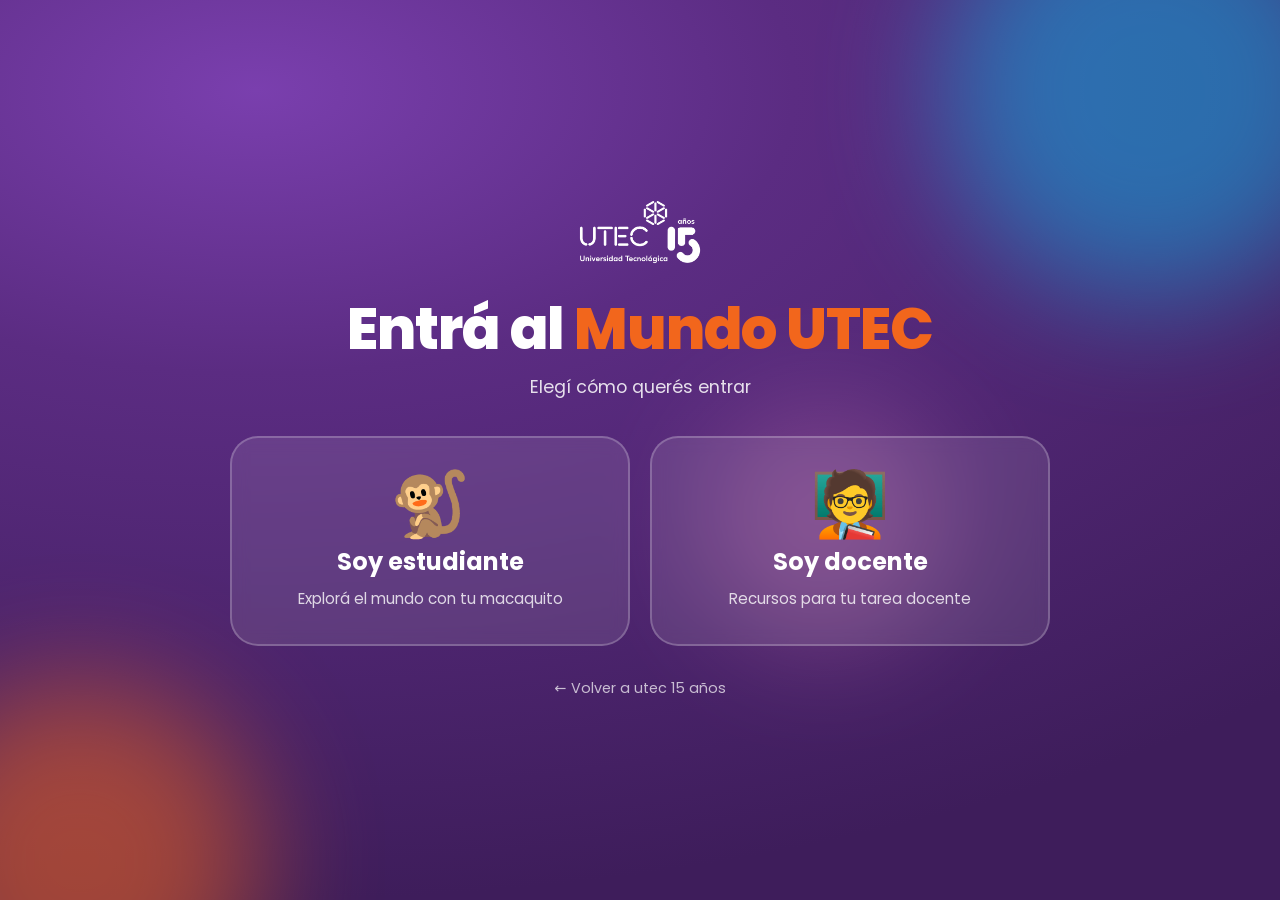
<file: mundo/index.html>
<!DOCTYPE html>
<html lang="es">
<head>
<meta charset="UTF-8">
<meta name="viewport" content="width=device-width, initial-scale=1.0, maximum-scale=1.0, user-scalable=no">
<title>Mundo UTEC 3D</title>
<meta name="description" content="Entrá al Mundo UTEC en 3D: explorá con tu macaquito y descubrí clases, becas, actividades y movilidad internacional.">
<link rel="preconnect" href="https://fonts.googleapis.com">
<link rel="preconnect" href="https://fonts.gstatic.com" crossorigin>
<link href="https://fonts.googleapis.com/css2?family=Poppins:wght@400;500;600;700;800&display=swap" rel="stylesheet">
<link rel="stylesheet" href="mundo.css">
<script type="importmap">
{ "imports": { "three": "https://cdn.jsdelivr.net/npm/three@0.160.0/build/three.module.js" } }
</script>
</head>
<body>

<!-- 1. PORTADA -->
<section class="screen landing" id="landing">
  <div class="landing-bg" aria-hidden="true">
    <span class="blob b1"></span><span class="blob b2"></span><span class="blob b3"></span>
  </div>
  <div class="landing-inner">
    <img src="../assets/utec-logo-white.png" alt="UTEC" class="landing-logo">
    <h1>Entrá al <span>Mundo UTEC</span></h1>
    <p class="landing-sub">Elegí cómo querés entrar</p>
    <div class="choices">
      <button class="choice" id="btnEstudiante">
        <span class="choice-emoji">🐒</span>
        <span class="choice-title">Soy estudiante</span>
        <span class="choice-text">Explorá el mundo con tu macaquito</span>
      </button>
      <button class="choice" id="btnDocente">
        <span class="choice-emoji">🧑‍🏫</span>
        <span class="choice-title">Soy docente</span>
        <span class="choice-text">Recursos para tu tarea docente</span>
      </button>
    </div>
    <a href="../index.html" class="landing-link">← Volver a utec 15 años</a>
  </div>
</section>

<!-- 2. DOCENTE (en construcción) -->
<section class="screen docente" id="docente" hidden>
  <div class="landing-inner">
    <span class="choice-emoji big">🚧</span>
    <h1>Mundo docente</h1>
    <p class="landing-sub">Este espacio está en construcción. Muy pronto vas a poder explorarlo.</p>
    <button class="btn-pill" id="docenteBack">← Volver</button>
  </div>
</section>

<!-- 3. MUNDO 3D ESTUDIANTE -->
<section class="screen world" id="world" hidden>
  <canvas id="worldCanvas"></canvas>

  <div class="hud-top">
    <button class="btn-pill" id="worldBack">← Salir</button>
    <div class="hud-title"><img src="../assets/utec-logo-white.png" alt="UTEC"> <span>Mundo UTEC</span></div>
    <div class="banana-count" id="bananaCount" title="Bananas juntadas">🍌 0/0</div>
  </div>

  <nav class="house-nav" id="houseNav" aria-label="Ir a una casa"></nav>

  <div class="help" id="help">
    <span class="only-desktop"><b>WASD</b> o <b>flechas</b> para moverte · <b>arrastrá</b> para girar la cámara · <b>click</b> en una casa para ir</span>
    <span class="only-touch">Usá el <b>joystick</b> para moverte · <b>tocá</b> una casa para ir · arrastrá para girar</span>
  </div>

  <div class="door-prompt" id="doorPrompt" hidden>
    <span id="doorText"></span>
    <button id="doorBtn">Entrar <kbd class="only-desktop">E</kbd></button>
  </div>

  <div class="joystick" id="joystick" aria-hidden="true"><div class="knob" id="knob"></div></div>
  <div class="toast" id="toast" role="status"></div>
  <div class="loading" id="loading"><div class="spinner"></div><p>Cargando el mundo…</p></div>

  <div class="house-panel" id="housePanel" hidden role="dialog" aria-modal="true" aria-labelledby="panelTitle">
    <div class="panel-card">
      <header class="panel-head" id="panelHead">
        <span class="panel-icon" id="panelIcon"></span>
        <div>
          <p class="panel-kicker">Estás dentro de</p>
          <h2 id="panelTitle"></h2>
        </div>
        <button class="panel-close" id="panelClose" aria-label="Cerrar">✕</button>
      </header>
      <p class="panel-intro" id="panelIntro"></p>
      <div class="panel-grid" id="panelGrid"></div>
      <button class="btn-exit" id="panelExit">🚪 Salir de la casa</button>
    </div>
  </div>
</section>

<script type="module" src="app.js"></script>
</body>
</html>
</file>
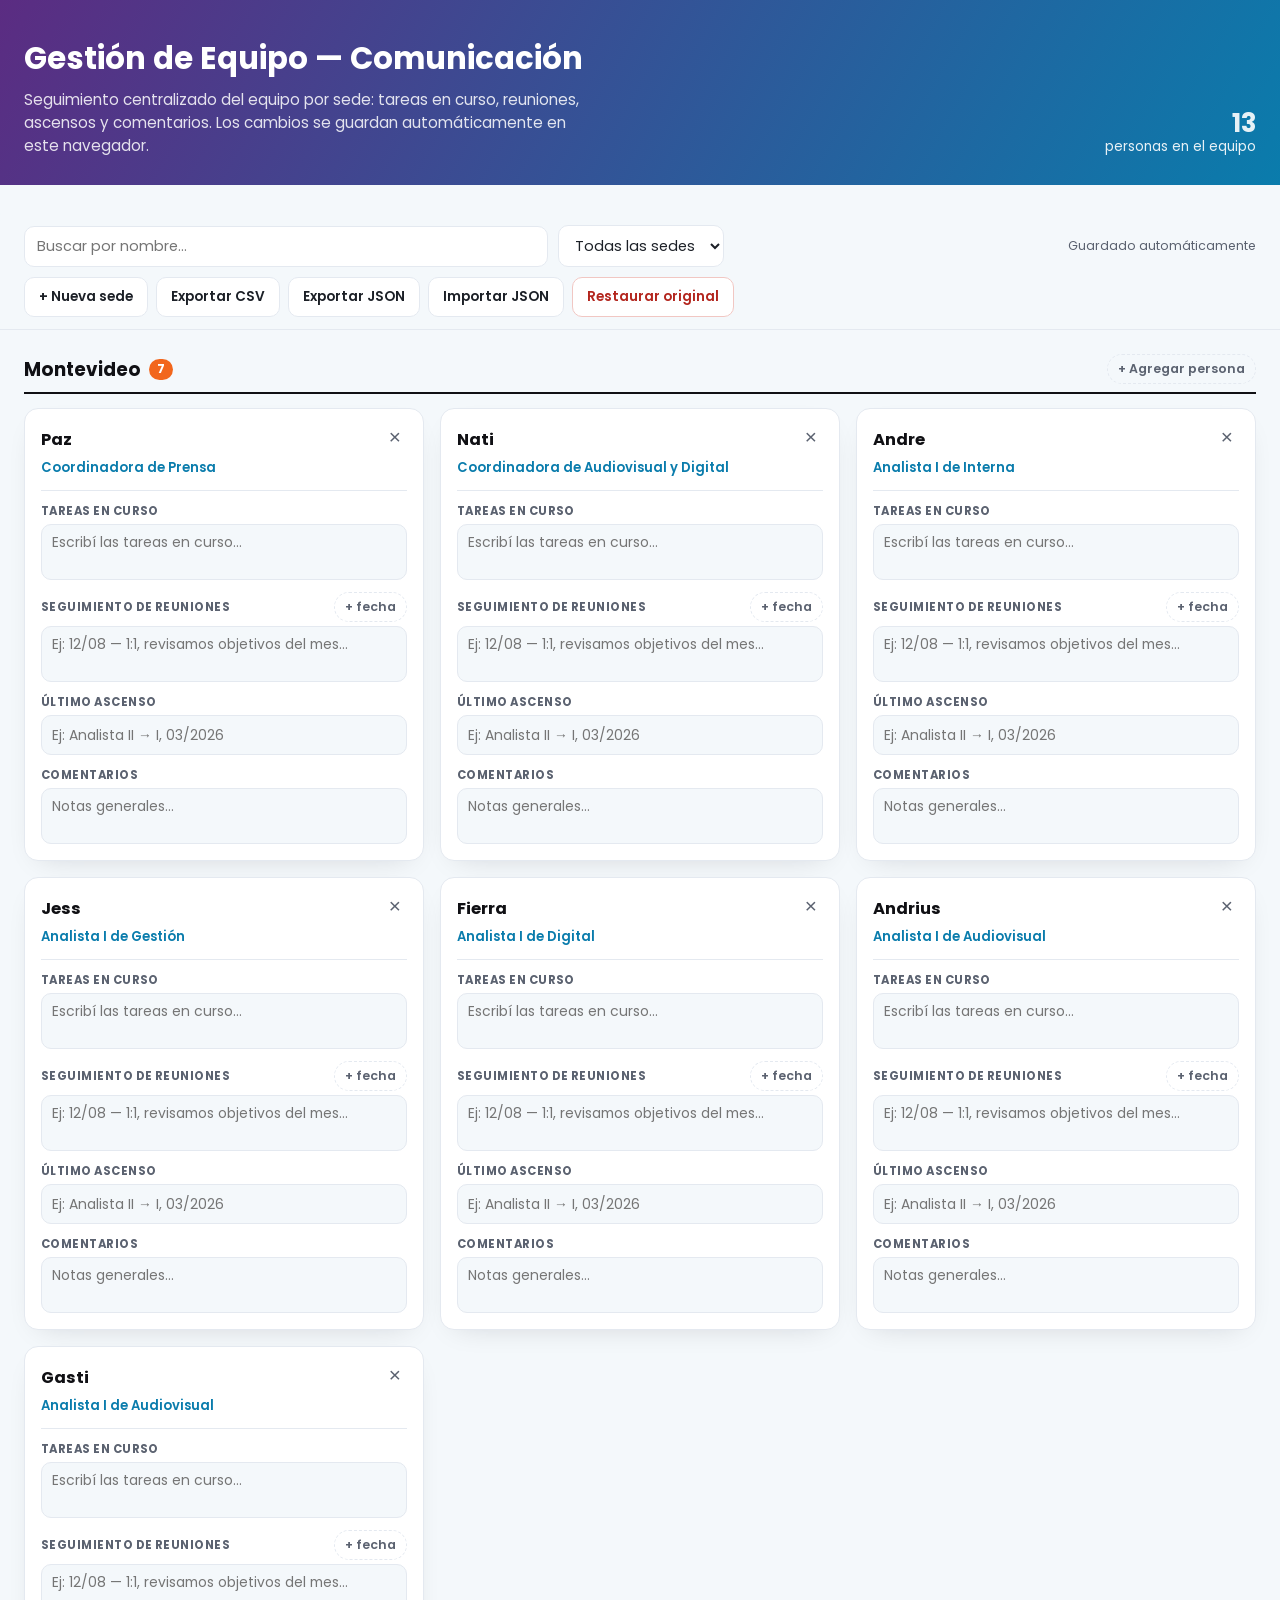
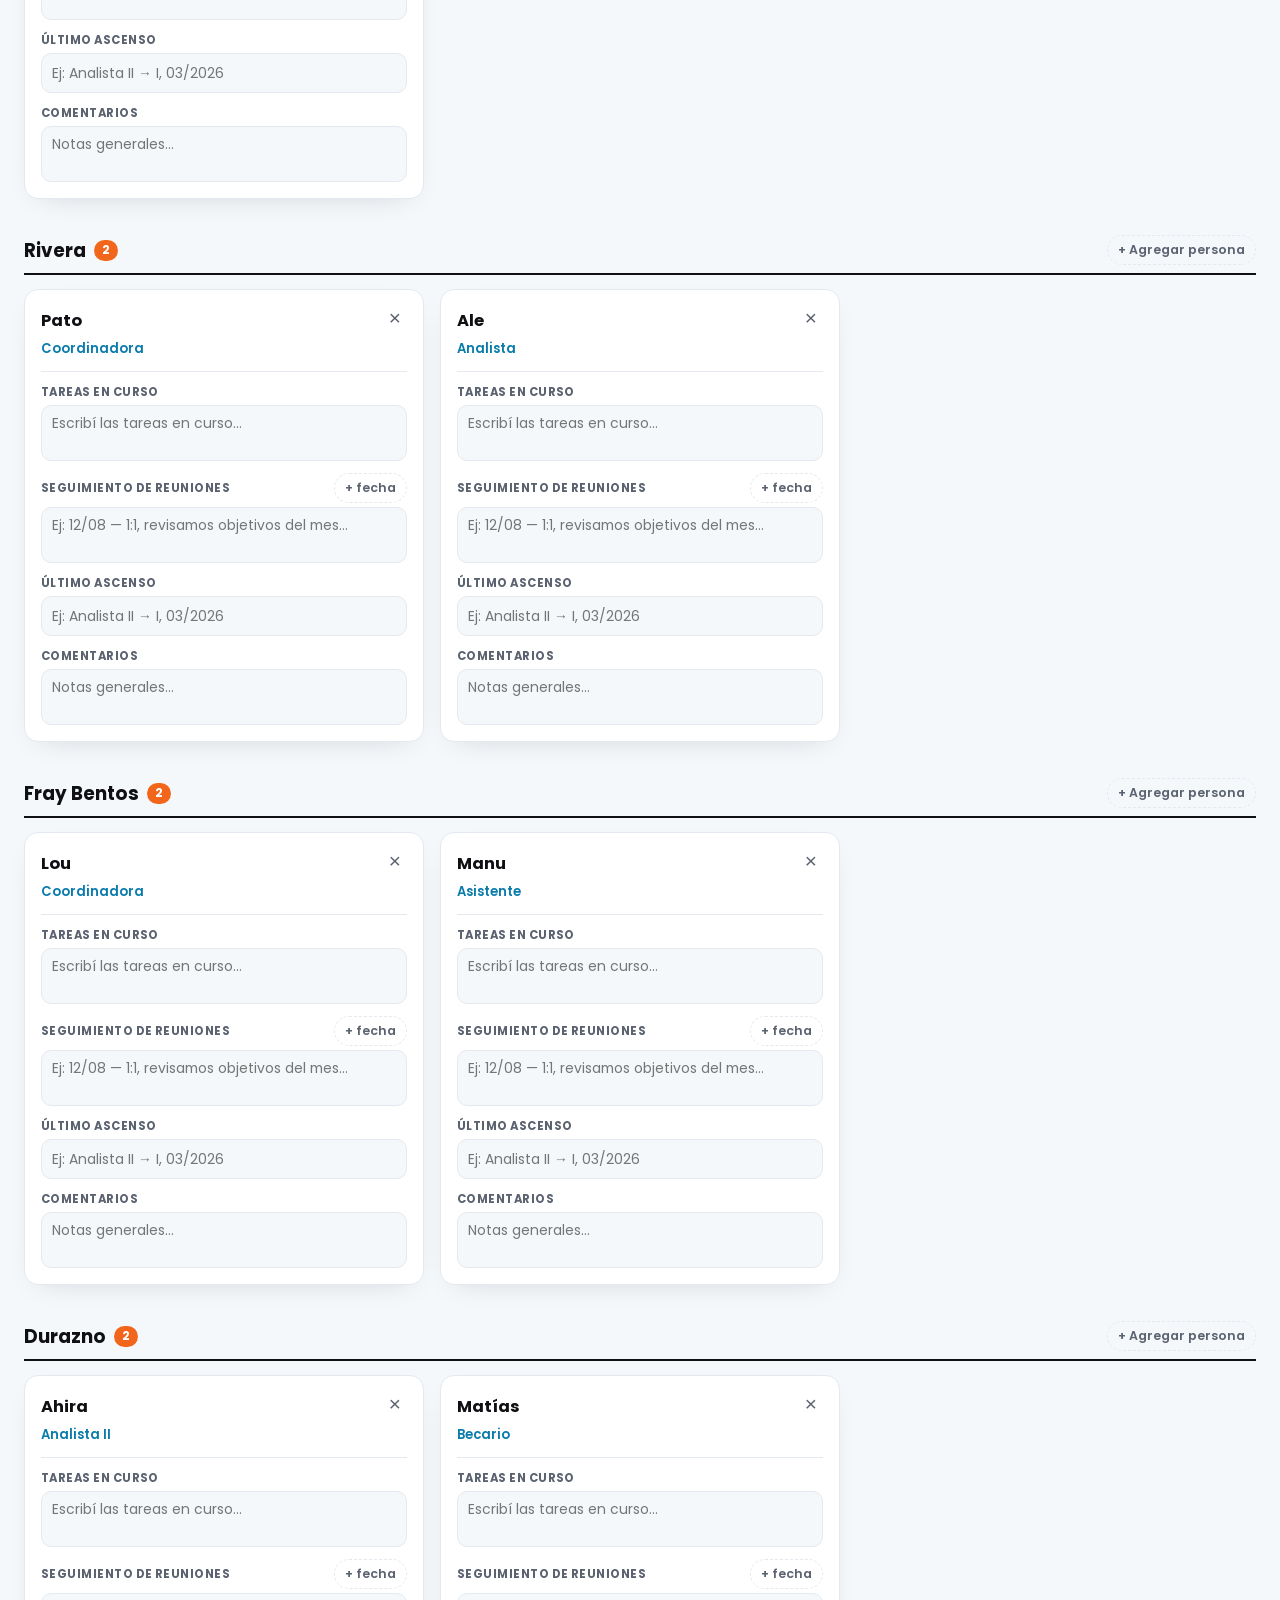
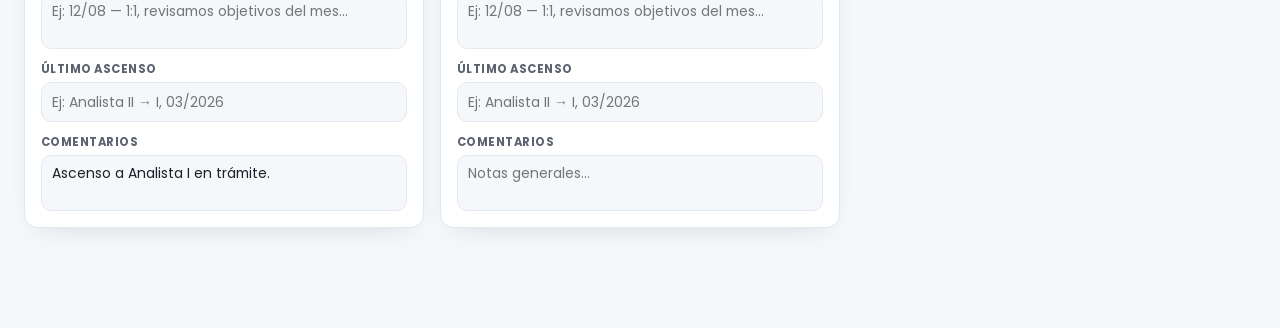
<file: equipo.html>
<!DOCTYPE html>
<html lang="es">
<head>
<meta charset="UTF-8">
<meta name="viewport" content="width=device-width, initial-scale=1.0">
<title>Gestión de Equipo | Comunicación UTEC</title>
<meta name="description" content="Panel interno para el seguimiento del equipo de Comunicación de UTEC: sedes, cargos, tareas en curso, reuniones, ascensos y comentarios.">
<meta name="robots" content="noindex, nofollow">
<link rel="preconnect" href="https://fonts.googleapis.com">
<link rel="preconnect" href="https://fonts.gstatic.com" crossorigin>
<link href="https://fonts.googleapis.com/css2?family=Poppins:wght@400;500;600;700;800&display=swap" rel="stylesheet">
<link rel="stylesheet" href="css/equipo.css">
</head>
<body>

<header class="equipo-header">
  <div class="equipo-header-inner">
    <div>
      <h1>Gestión de Equipo — Comunicación</h1>
      <p>Seguimiento centralizado del equipo por sede: tareas en curso, reuniones, ascensos y comentarios. Los cambios se guardan automáticamente en este navegador.</p>
    </div>
    <div class="equipo-header-stats">
      <strong id="totalCount">0</strong>
      personas en el equipo
    </div>
  </div>
</header>

<div class="toolbar">
  <div class="toolbar-inner">
    <input type="text" id="searchInput" placeholder="Buscar por nombre…">
    <select id="sedeFilter">
      <option value="todas">Todas las sedes</option>
      <option value="Montevideo">Montevideo</option>
      <option value="Rivera">Rivera</option>
      <option value="Fray Bentos">Fray Bentos</option>
      <option value="Durazno">Durazno</option>
    </select>
    <div class="toolbar-spacer"></div>
    <span id="saveIndicator">Guardado automáticamente</span>
    <div class="toolbar-actions">
      <button class="btn" id="addSedeBtn">+ Nueva sede</button>
      <button class="btn" id="exportCsvBtn">Exportar CSV</button>
      <button class="btn" id="exportJsonBtn">Exportar JSON</button>
      <button class="btn" id="importBtn" onclick="document.getElementById('importInput').click()">Importar JSON</button>
      <input type="file" id="importInput" accept="application/json" hidden>
      <button class="btn btn-danger" id="resetBtn">Restaurar original</button>
    </div>
  </div>
</div>

<main class="container">
  <div id="app"></div>
</main>

<script src="js/equipo.js"></script>
</body>
</html>
</file>
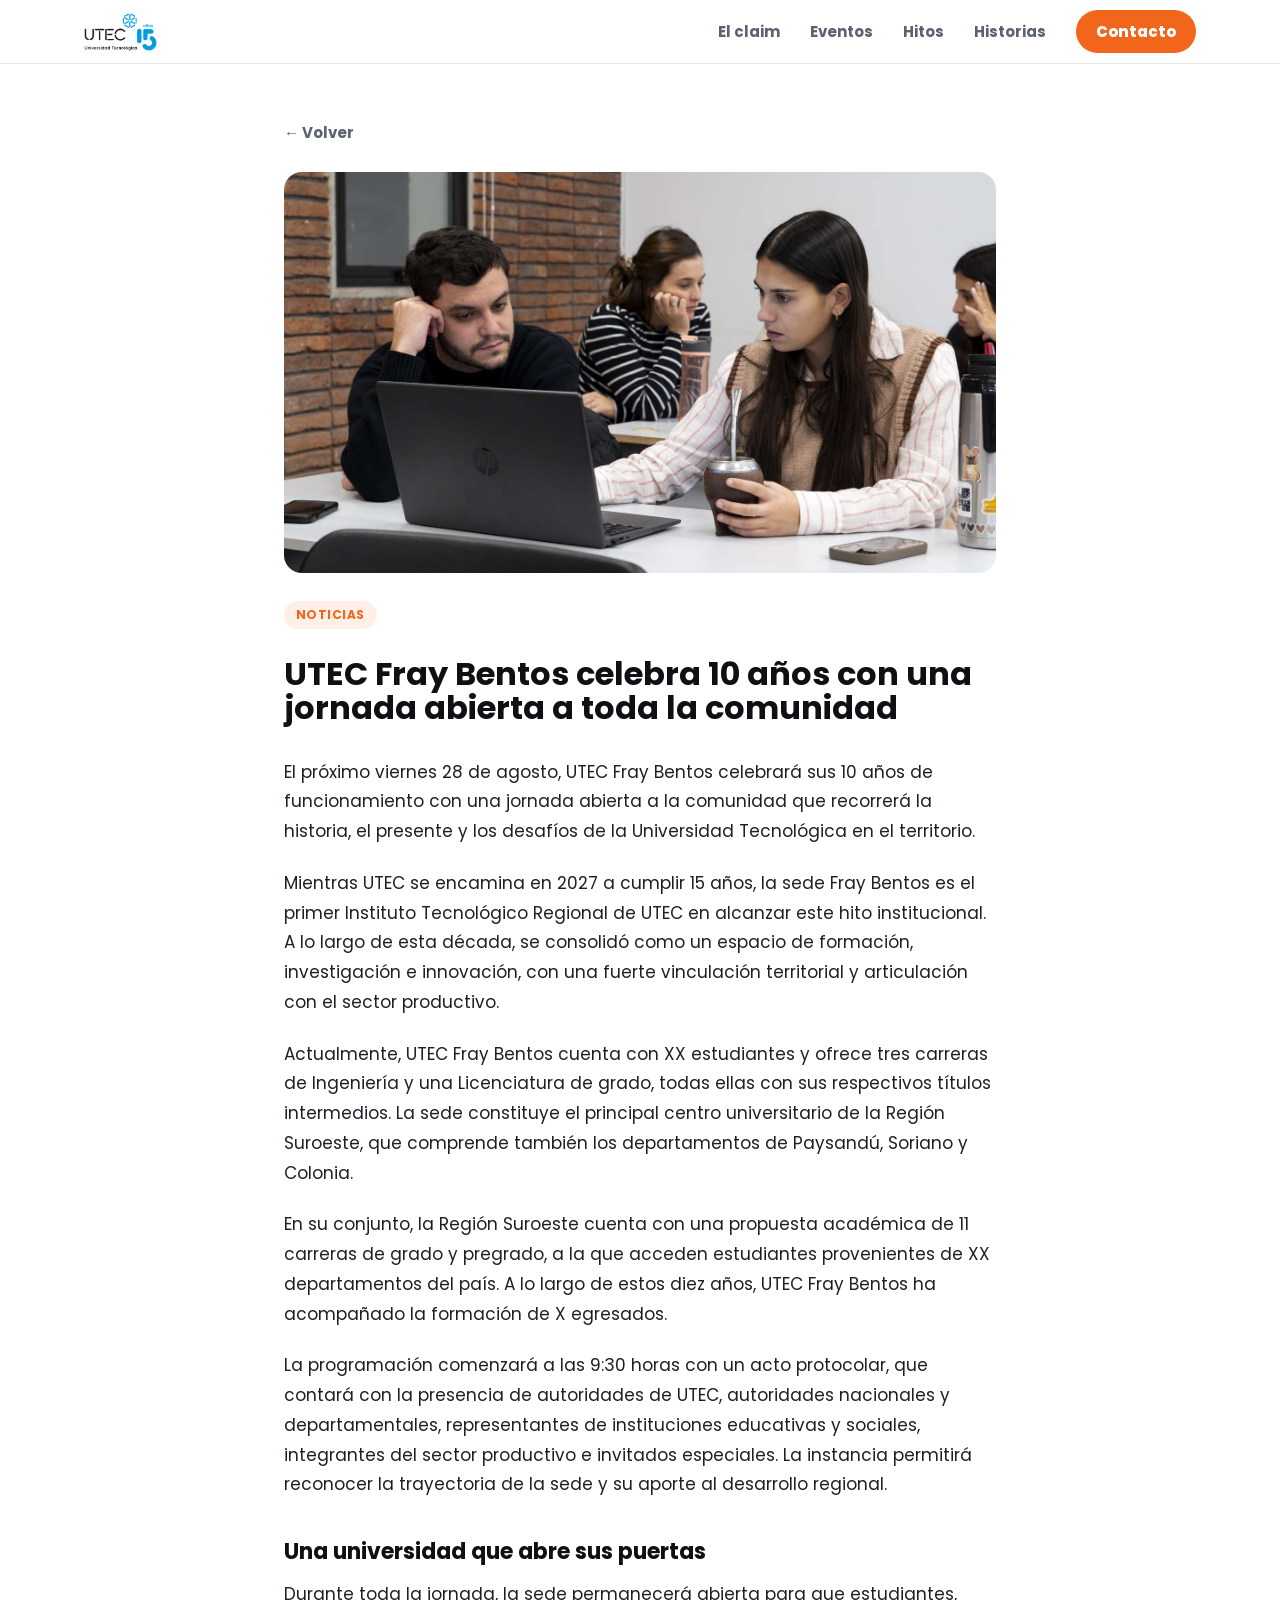
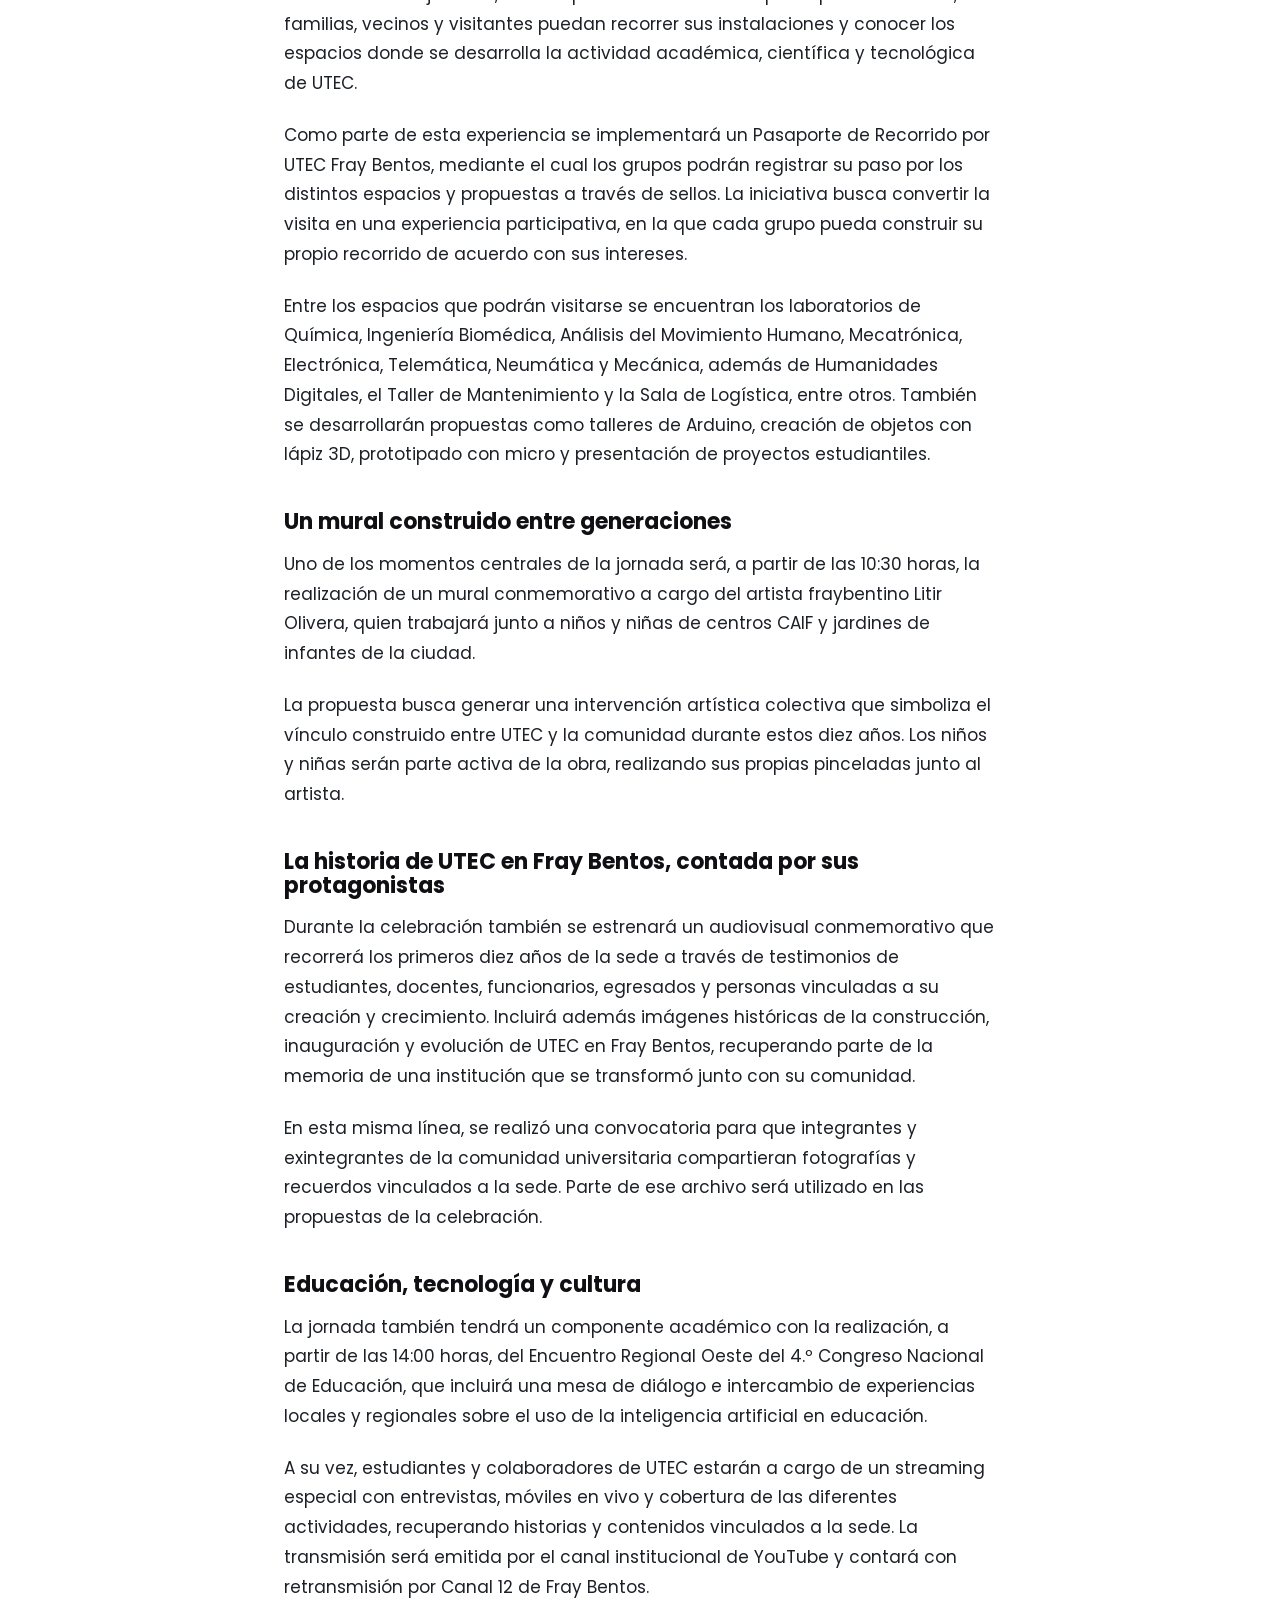
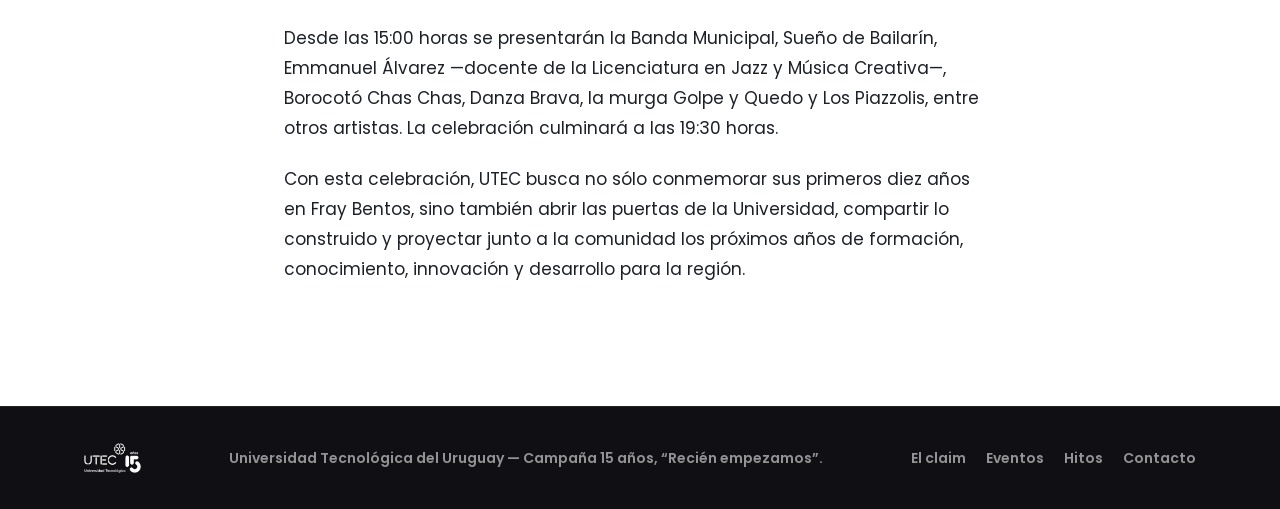
<file: noticias/utec-fray-bentos-10-anos.html>
<!DOCTYPE html>
<html lang="es">
<head>
<meta charset="UTF-8">
<meta name="viewport" content="width=device-width, initial-scale=1.0">
<title>UTEC Fray Bentos celebra 10 años con una jornada abierta a toda la comunidad | UTEC 15 años</title>
<meta name="description" content="El viernes 28 de agosto, la primera sede regional de UTEC en cumplir una década abre sus puertas con recorridos por laboratorios, un mural participativo, streaming en vivo y un escenario con artistas locales.">
<link rel="preconnect" href="https://fonts.googleapis.com">
<link rel="preconnect" href="https://fonts.gstatic.com" crossorigin>
<link href="https://fonts.googleapis.com/css2?family=Poppins:wght@400;500;600;700;800&display=swap" rel="stylesheet">
<link rel="stylesheet" href="../css/styles.css">
<style>
  .article-container { max-width: 760px; margin: 0 auto; padding: 120px 24px 100px; }
  .article-back {
    display: inline-flex; align-items: center; gap: 6px; background: none; border: none; cursor: pointer;
    font-family: var(--font-display); font-weight: 700; font-size: 15px; color: var(--color-text-muted);
    margin-bottom: 28px; padding: 0; text-decoration: none;
  }
  .article-back:hover { color: var(--color-orange); }
  .article-media { border-radius: var(--radius-md); overflow: hidden; margin-bottom: 28px; aspect-ratio: 16 / 9; background: var(--color-bg-alt); }
  .article-img { width: 100%; height: 100%; object-fit: cover; display: block; }
  .article-tag {
    display: inline-block; font-family: var(--font-display); font-weight: 700;
    font-size: 12px; letter-spacing: 0.04em; text-transform: uppercase; color: var(--color-orange);
    background: rgba(242,102,28,0.1); padding: 5px 12px; border-radius: 999px; margin-bottom: 14px;
  }
  .article-container h1 { font-size: 32px; margin: 14px 0 32px; }
  .article-body p { font-size: 17px; line-height: 1.75; color: var(--color-text); margin-bottom: 22px; }
  .article-body h3 { font-size: 22px; margin: 40px 0 16px; }
  @media (max-width: 640px) {
    .article-container { padding: 70px 20px 70px; }
    .article-container h1 { font-size: 24px; }
  }

  /* This page has no dark hero behind the header, so force the "scrolled" (light bg, dark logo/nav) look always */
  .header { background: rgba(255, 255, 255, 0.92) !important; backdrop-filter: blur(10px); padding: 10px 0 !important; box-shadow: 0 1px 0 var(--color-line); }
  .logo-img-color { display: block !important; }
  .logo-img-white { display: none !important; }
  .nav a:not(.nav-cta) { color: var(--color-text-muted) !important; }
  .nav a:not(.nav-cta):hover { color: var(--color-ink) !important; }
  .nav-toggle span { background: var(--color-ink) !important; }
</style>
</head>
<body>

<div class="progress-bar" id="progressBar"></div>

<header class="header" id="header">
  <div class="container header-inner">
    <a href="../index.html" class="logo">
      <img src="../assets/utec-logo-color.png" alt="UTEC 15 años" class="logo-img logo-img-color">
      <img src="../assets/utec-logo-white.png" alt="UTEC 15 años" class="logo-img logo-img-white">
    </a>
    <nav class="nav" id="nav">
      <a href="../index.html#porque">El claim</a>
      <a href="../index.html#eventos">Eventos</a>
      <a href="../index.html#hitos">Hitos</a>
      <a href="../index.html#historias">Historias</a>
      <a href="../index.html#contacto" class="nav-cta">Contacto</a>
    </nav>
    <button class="nav-toggle" id="navToggle" aria-label="Abrir menú" aria-expanded="false">
      <span></span><span></span><span></span>
    </button>
  </div>
</header>

<main>
  <article class="article-container">
    <a href="../index.html#noticia" class="article-back">&larr; Volver</a>
    <div class="article-media">
      <img src="../assets/noticia-fray-bentos.jpg" alt="Estudiantes de UTEC Fray Bentos trabajando en un laboratorio" class="article-img">
    </div>
    <span class="article-tag">Noticias</span>
    <h1>UTEC Fray Bentos celebra 10 años con una jornada abierta a toda la comunidad</h1>
    <div class="article-body">
      <p>El próximo viernes 28 de agosto, UTEC Fray Bentos celebrará sus 10 años de funcionamiento con una jornada abierta a la comunidad que recorrerá la historia, el presente y los desafíos de la Universidad Tecnológica en el territorio.</p>
      <p>Mientras UTEC se encamina en 2027 a cumplir 15 años, la sede Fray Bentos es el primer Instituto Tecnológico Regional de UTEC en alcanzar este hito institucional. A lo largo de esta década, se consolidó como un espacio de formación, investigación e innovación, con una fuerte vinculación territorial y articulación con el sector productivo.</p>
      <p>Actualmente, UTEC Fray Bentos cuenta con XX estudiantes y ofrece tres carreras de Ingeniería y una Licenciatura de grado, todas ellas con sus respectivos títulos intermedios. La sede constituye el principal centro universitario de la Región Suroeste, que comprende también los departamentos de Paysandú, Soriano y Colonia.</p>
      <p>En su conjunto, la Región Suroeste cuenta con una propuesta académica de 11 carreras de grado y pregrado, a la que acceden estudiantes provenientes de XX departamentos del país. A lo largo de estos diez años, UTEC Fray Bentos ha acompañado la formación de X egresados.</p>
      <p>La programación comenzará a las 9:30 horas con un acto protocolar, que contará con la presencia de autoridades de UTEC, autoridades nacionales y departamentales, representantes de instituciones educativas y sociales, integrantes del sector productivo e invitados especiales. La instancia permitirá reconocer la trayectoria de la sede y su aporte al desarrollo regional.</p>
      <h3>Una universidad que abre sus puertas</h3>
      <p>Durante toda la jornada, la sede permanecerá abierta para que estudiantes, familias, vecinos y visitantes puedan recorrer sus instalaciones y conocer los espacios donde se desarrolla la actividad académica, científica y tecnológica de UTEC.</p>
      <p>Como parte de esta experiencia se implementará un Pasaporte de Recorrido por UTEC Fray Bentos, mediante el cual los grupos podrán registrar su paso por los distintos espacios y propuestas a través de sellos. La iniciativa busca convertir la visita en una experiencia participativa, en la que cada grupo pueda construir su propio recorrido de acuerdo con sus intereses.</p>
      <p>Entre los espacios que podrán visitarse se encuentran los laboratorios de Química, Ingeniería Biomédica, Análisis del Movimiento Humano, Mecatrónica, Electrónica, Telemática, Neumática y Mecánica, además de Humanidades Digitales, el Taller de Mantenimiento y la Sala de Logística, entre otros. También se desarrollarán propuestas como talleres de Arduino, creación de objetos con lápiz 3D, prototipado con micro y presentación de proyectos estudiantiles.</p>
      <h3>Un mural construido entre generaciones</h3>
      <p>Uno de los momentos centrales de la jornada será, a partir de las 10:30 horas, la realización de un mural conmemorativo a cargo del artista fraybentino Litir Olivera, quien trabajará junto a niños y niñas de centros CAIF y jardines de infantes de la ciudad.</p>
      <p>La propuesta busca generar una intervención artística colectiva que simboliza el vínculo construido entre UTEC y la comunidad durante estos diez años. Los niños y niñas serán parte activa de la obra, realizando sus propias pinceladas junto al artista.</p>
      <h3>La historia de UTEC en Fray Bentos, contada por sus protagonistas</h3>
      <p>Durante la celebración también se estrenará un audiovisual conmemorativo que recorrerá los primeros diez años de la sede a través de testimonios de estudiantes, docentes, funcionarios, egresados y personas vinculadas a su creación y crecimiento. Incluirá además imágenes históricas de la construcción, inauguración y evolución de UTEC en Fray Bentos, recuperando parte de la memoria de una institución que se transformó junto con su comunidad.</p>
      <p>En esta misma línea, se realizó una convocatoria para que integrantes y exintegrantes de la comunidad universitaria compartieran fotografías y recuerdos vinculados a la sede. Parte de ese archivo será utilizado en las propuestas de la celebración.</p>
      <h3>Educación, tecnología y cultura</h3>
      <p>La jornada también tendrá un componente académico con la realización, a partir de las 14:00 horas, del Encuentro Regional Oeste del 4.º Congreso Nacional de Educación, que incluirá una mesa de diálogo e intercambio de experiencias locales y regionales sobre el uso de la inteligencia artificial en educación.</p>
      <p>A su vez, estudiantes y colaboradores de UTEC estarán a cargo de un streaming especial con entrevistas, móviles en vivo y cobertura de las diferentes actividades, recuperando historias y contenidos vinculados a la sede. La transmisión será emitida por el canal institucional de YouTube y contará con retransmisión por Canal 12 de Fray Bentos.</p>
      <p>Desde las 15:00 horas se presentarán la Banda Municipal, Sueño de Bailarín, Emmanuel Álvarez —docente de la Licenciatura en Jazz y Música Creativa—, Borocotó Chas Chas, Danza Brava, la murga Golpe y Quedo y Los Piazzolis, entre otros artistas. La celebración culminará a las 19:30 horas.</p>
      <p>Con esta celebración, UTEC busca no sólo conmemorar sus primeros diez años en Fray Bentos, sino también abrir las puertas de la Universidad, compartir lo construido y proyectar junto a la comunidad los próximos años de formación, conocimiento, innovación y desarrollo para la región.</p>
    </div>
  </article>
</main>

<footer class="footer">
  <div class="container footer-inner">
    <div class="footer-brand">
      <img src="../assets/utec-logo-white.png" alt="UTEC 15 años" class="footer-logo">
    </div>
    <p>Universidad Tecnológica del Uruguay — Campaña 15 años, &ldquo;Recién empezamos&rdquo;.</p>
    <div class="footer-links">
      <a href="../index.html#porque">El claim</a>
      <a href="../index.html#eventos">Eventos</a>
      <a href="../index.html#hitos">Hitos</a>
      <a href="../index.html#contacto">Contacto</a>
    </div>
  </div>
</footer>

<script src="../js/main.js"></script>
</body>
</html>
</file>
<file: css/styles.css>
/* ==========================================================================
   UTEC 15 años — "Recién empezamos"
   ========================================================================== */

:root {
  --color-ink: #101014;
  --color-bg: #ffffff;
  --color-bg-alt: #f4f8fb;
  --color-line: #e4e9f0;
  --color-text: #1c2027;
  --color-text-muted: #5b6270;

  --color-blue: #0FA8DE;
  --color-blue-dark: #0A7CAC;
  --color-blue-deep: #075E82;
  --color-orange: #F2661C;
  --color-purple: #5B2C82;
  --color-purple-deep: #3E1D5B;

  --font-display: "Poppins", sans-serif;
  --font-body: "Poppins", sans-serif;

  --container: 1160px;
  --radius-lg: 28px;
  --radius-md: 18px;
  --radius-sm: 12px;

  --shadow-card: 0 12px 32px -14px rgba(16, 16, 20, 0.18);
}

* { box-sizing: border-box; }

html { scroll-behavior: smooth; }

body {
  margin: 0;
  font-family: var(--font-body);
  font-weight: 400;
  color: var(--color-text);
  background: var(--color-bg);
  -webkit-font-smoothing: antialiased;
  overflow-x: hidden;
}

h1, h2, h3 {
  font-family: var(--font-display);
  color: var(--color-ink);
  line-height: 1.08;
  margin: 0;
  font-weight: 700;
}

p { margin: 0; }
a { color: inherit; text-decoration: none; }

.container {
  width: 100%;
  max-width: var(--container);
  margin: 0 auto;
  padding: 0 24px;
}

.text-accent { color: var(--color-orange); }

/* ---------- Progress bar ---------- */
.progress-bar {
  position: fixed;
  top: 0; left: 0;
  height: 3px;
  width: 0%;
  background: linear-gradient(90deg, var(--color-orange), var(--color-purple), var(--color-blue));
  z-index: 1000;
  transition: width 0.1s ease-out;
}

/* ---------- Header ---------- */
.header {
  position: fixed;
  top: 0; left: 0; right: 0;
  z-index: 900;
  padding: 16px 0;
  transition: background 0.3s ease, padding 0.3s ease, box-shadow 0.3s ease;
}
.header.scrolled {
  background: rgba(255, 255, 255, 0.92);
  backdrop-filter: blur(10px);
  padding: 10px 0;
  box-shadow: 0 1px 0 var(--color-line);
}
.header-inner {
  display: flex;
  align-items: center;
  justify-content: space-between;
}

.logo {
  display: inline-flex;
  align-items: center;
  gap: 8px;
}

.logo-img { height: 38px; width: auto; display: block; }
.logo-img-white { display: none; }
.header:not(.scrolled) .logo-img-color { display: none; }
.header:not(.scrolled) .logo-img-white { display: block; }

.hero-logo { height: 170px; width: auto; margin: 0 auto 36px; display: block; }

.footer-logo { height: 30px; width: auto; display: block; }

.nav {
  display: flex;
  align-items: center;
  gap: 30px;
  font-size: 15px;
  font-weight: 700;
}
.header:not(.scrolled) .nav a:not(.nav-cta) { color: rgba(255,255,255,0.9); }
.nav a { color: var(--color-text-muted); transition: color 0.2s ease; }
.nav a:hover { color: var(--color-ink); }
.header:not(.scrolled) .nav a:hover { color: #fff; }

.nav-cta {
  background: var(--color-orange);
  color: #fff !important;
  padding: 10px 20px;
  border-radius: 999px;
  font-weight: 800;
}

.nav-toggle {
  display: none;
  flex-direction: column;
  gap: 5px;
  background: none;
  border: none;
  cursor: pointer;
  padding: 6px;
}
.nav-toggle span { width: 22px; height: 2px; background: var(--color-ink); transition: 0.25s ease; }
.header:not(.scrolled) .nav-toggle span { background: #fff; }

/* ---------- Hero ---------- */
.hero {
  position: relative;
  min-height: 100vh;
  display: flex;
  align-items: center;
  background: linear-gradient(160deg, var(--color-blue) 0%, var(--color-blue-dark) 55%, var(--color-blue-deep) 100%);
  overflow: hidden;
  padding-top: 120px;
  padding-bottom: 80px;
}

.hero-inner { position: relative; z-index: 2; text-align: center; }

.eyebrow, .section-eyebrow {
  display: inline-block;
  font-family: var(--font-display);
  font-weight: 700;
  letter-spacing: 0.04em;
  font-size: 14px;
  color: var(--color-orange);
  margin-bottom: 16px;
}
.eyebrow-light { color: #fff; opacity: 0.85; }

.hero-claim {
  font-size: clamp(2.4rem, 6vw, 4.4rem);
  color: #fff;
  max-width: 880px;
  margin: 0 auto;
}
.text-outline { color: #000000; }

.hero-sub {
  max-width: 640px;
  margin: 26px auto 0;
  font-size: 18px;
  line-height: 1.6;
  color: rgba(255,255,255,0.85);
  font-weight: 400;
}

.hero-actions {
  display: flex;
  gap: 16px;
  justify-content: center;
  margin-top: 38px;
  flex-wrap: wrap;
}

.btn {
  display: inline-flex;
  align-items: center;
  justify-content: center;
  padding: 15px 30px;
  border-radius: 999px;
  font-weight: 800;
  font-size: 15px;
  font-family: var(--font-display);
  cursor: pointer;
  border: 2px solid transparent;
  transition: transform 0.2s ease, box-shadow 0.2s ease, background 0.2s ease;
}
.btn:hover { transform: translateY(-2px); }

.btn-primary {
  background: var(--color-orange);
  color: #fff;
  box-shadow: 0 14px 30px -12px rgba(242, 102, 28, 0.65);
}
.btn-primary:hover { background: #d8560f; }

.btn-ghost {
  background: rgba(255,255,255,0.08);
  color: #fff;
  border-color: rgba(255,255,255,0.35);
}
.btn-ghost:hover { background: rgba(255,255,255,0.18); }

.hero-tags {
  display: flex;
  gap: 26px;
  justify-content: center;
  margin-top: 46px;
  flex-wrap: wrap;
}
.hero-tag {
  display: inline-flex;
  align-items: center;
  gap: 8px;
  font-family: var(--font-display);
  font-weight: 700;
  font-size: 15px;
  color: #fff;
}
.dot { width: 12px; height: 12px; border-radius: 50%; display: inline-block; }
.dot-blue { background: #fff; }
.dot-orange { background: var(--color-orange); }
.dot-purple { background: #D9B3F0; }

/* ---------- Balloons (hero decoration) ---------- */
.hero-balloons {
  position: absolute;
  inset: 0;
  z-index: 1;
  pointer-events: none;
}
.balloon {
  position: absolute;
  width: 70px;
  animation: floatBalloon 6s ease-in-out infinite;
}
.balloon svg { width: 100%; height: auto; display: block; filter: drop-shadow(0 10px 18px rgba(0,0,0,0.15)); }
.balloon-string {
  display: block;
  width: 1px;
  height: 60px;
  background: rgba(255,255,255,0.5);
  margin: 0 auto;
}
.balloon-orange { top: 14%; left: 10%; animation-delay: 0s; }
.balloon-orange svg { fill: var(--color-orange); }
.balloon-purple { top: 8%; right: 14%; width: 56px; animation-delay: 1.4s; }
.balloon-purple svg { fill: var(--color-purple); }
.balloon-white { bottom: 10%; right: 8%; width: 62px; animation-delay: 0.8s; }
.balloon-white svg { fill: #ffffff; }

@keyframes floatBalloon {
  0%, 100% { transform: translateY(0) rotate(-2deg); }
  50% { transform: translateY(-18px) rotate(2deg); }
}

.scroll-cue {
  position: absolute;
  bottom: 28px; left: 50%;
  transform: translateX(-50%);
  width: 26px; height: 42px;
  border: 2px solid rgba(255,255,255,0.4);
  border-radius: 999px;
  z-index: 2;
}
.scroll-cue span {
  position: absolute; top: 8px; left: 50%;
  width: 4px; height: 8px;
  background: #fff;
  border-radius: 999px;
  transform: translateX(-50%);
  animation: scrollCue 1.8s ease-in-out infinite;
}
@keyframes scrollCue {
  0% { opacity: 1; top: 8px; }
  70% { opacity: 0; top: 20px; }
  100% { opacity: 0; top: 20px; }
}

/* ---------- Section shared ---------- */
.section { padding: 110px 0; position: relative; }
.section h2 { font-size: clamp(1.9rem, 3.6vw, 2.7rem); max-width: 700px; }
.section-lead {
  margin-top: 16px;
  max-width: 600px;
  font-size: 17px;
  line-height: 1.6;
  color: var(--color-text-muted);
}

/* ---------- El claim ---------- */
.porque { background: var(--color-bg); }
.porque-grid {
  display: grid;
  grid-template-columns: 1fr 1.1fr;
  gap: 60px;
  align-items: start;
}
.porque-grid h2 { font-size: clamp(2.2rem, 4vw, 3.2rem); }
.porque-copy p {
  font-size: 18px;
  line-height: 1.75;
  color: var(--color-text-muted);
  margin-bottom: 20px;
}
.porque-copy strong { color: var(--color-orange); }

/* ---------- Quiénes somos ---------- */
.define {
  background: linear-gradient(155deg, var(--color-purple), var(--color-purple-deep));
  color: #fff;
  overflow: hidden;
}
.define-title { color: #fff; margin-bottom: 48px; }
.quote-grid {
  position: relative;
  z-index: 1;
  display: grid;
  grid-template-columns: repeat(2, 1fr);
  gap: 28px;
}
.quote-card {
  margin: 0;
  padding: 40px 32px;
  background: rgba(255,255,255,0.08);
  border: 1px solid rgba(255,255,255,0.16);
  border-radius: var(--radius-md);
  position: relative;
}
.quote-mark {
  display: inline-block;
  font-family: var(--font-display);
  font-weight: 800;
  font-size: 15px;
  color: var(--color-orange);
  background: rgba(255,255,255,0.12);
  padding: 4px 12px;
  border-radius: 999px;
  margin-bottom: 20px;
}
.quote-main {
  font-family: var(--font-display);
  font-size: 22px;
  font-weight: 700;
  line-height: 1.4;
}
.quote-sub {
  margin-top: 16px;
  font-size: 15px;
  color: rgba(255,255,255,0.75);
  line-height: 1.6;
}

/* ---------- Próximos eventos (línea de tiempo) ---------- */
.eventos { background: var(--color-bg); }

.timeline-wrap { margin-top: 56px; overflow-x: auto; padding-bottom: 14px; }
.timeline {
  list-style: none; margin: 0; padding: 4px 4px 4px;
  display: grid; grid-auto-flow: column;
  grid-template-columns: repeat(var(--timeline-count, 5), minmax(168px, 1fr));
  column-gap: 4px;
}
.timeline-item { display: flex; flex-direction: column; align-items: center; text-align: center; padding: 0 14px; }
.timeline-month {
  display: block; font-family: var(--font-display); font-weight: 800;
  font-size: 13px; color: var(--item-color); text-transform: uppercase;
  letter-spacing: 0.05em; margin-bottom: 16px;
}
.timeline-dot-row { position: relative; width: 100%; height: 18px; margin-bottom: 20px; }
.timeline-dot-row::before, .timeline-dot-row::after {
  content: ""; position: absolute; top: 50%; height: 2px; background: var(--color-line); transform: translateY(-50%);
}
.timeline-dot-row::before { left: 0; right: 50%; }
.timeline-dot-row::after { left: 50%; right: 0; }
.timeline-item:first-child .timeline-dot-row::before { visibility: hidden; }
.timeline-item:last-child .timeline-dot-row::after { visibility: hidden; }
.timeline-dot {
  position: absolute; top: 50%; left: 50%; width: 16px; height: 16px; border-radius: 50%;
  background: var(--item-color); border: 3px solid var(--color-bg); box-shadow: 0 0 0 2px var(--item-color);
  transform: translate(-50%, -50%); z-index: 1;
}
.timeline-content h3 { font-size: 17px; margin-bottom: 8px; }
.timeline-content p { font-size: 14px; color: var(--color-text-muted); line-height: 1.5; }

/* ---------- Videos de Instagram ---------- */
.reels { background: var(--color-bg); }
.reels-grid { display: grid; grid-template-columns: repeat(3, minmax(0, 300px)); justify-content: center; gap: 20px; margin-top: 44px; }
.reel-embed {
  border-radius: var(--radius-md); overflow: hidden; background: var(--color-bg-alt);
  border: 1px solid var(--color-line); box-shadow: var(--shadow-card); display: flex; margin: 0 auto; width: 100%;
}
.reel-embed iframe { width: 100%; height: 460px; border: 0; display: block; }

@media (max-width: 960px) {
  .reels-grid { grid-template-columns: repeat(2, minmax(0, 300px)); }
}
@media (max-width: 640px) {
  .reels-grid { grid-template-columns: minmax(0, 300px); }
}

/* ---------- Noticia destacada ---------- */
.noticia { background: var(--color-bg-alt); }
.noticia-card {
  display: grid; grid-template-columns: minmax(0, 380px) 1fr;
  margin-top: 44px; border-radius: var(--radius-lg); overflow: hidden;
  background: var(--color-bg); border: 1px solid var(--color-line); box-shadow: var(--shadow-card);
  text-decoration: none; color: inherit; transition: transform 0.2s ease, box-shadow 0.2s ease;
}
.noticia-card:hover { transform: translateY(-3px); box-shadow: 0 20px 45px -18px rgba(16,16,20,0.22); }
.noticia-card-media { position: relative; min-height: 220px; }
.noticia-card-img { width: 100%; height: 100%; object-fit: cover; display: block; }
.noticia-card-body { padding: 32px 36px; display: flex; flex-direction: column; justify-content: center; }
.noticia-tag {
  display: inline-block; align-self: flex-start; font-family: var(--font-display); font-weight: 700;
  font-size: 12px; letter-spacing: 0.04em; text-transform: uppercase; color: var(--color-orange);
  background: rgba(242,102,28,0.1); padding: 5px 12px; border-radius: 999px; margin-bottom: 14px;
}
.noticia-card-body h3 { font-size: 22px; margin-bottom: 12px; }
.noticia-card-body p { font-size: 16px; color: var(--color-text-muted); line-height: 1.6; margin-bottom: 16px; }
.noticia-read-more { font-family: var(--font-display); font-weight: 700; font-size: 15px; color: var(--color-orange); }

@media (max-width: 760px) {
  .noticia-card { grid-template-columns: 1fr; }
  .noticia-card-media { min-height: 200px; }
}

/* ---------- 15 hitos ---------- */
.hitos {
  background: linear-gradient(155deg, var(--color-purple), var(--color-purple-deep));
  color: #fff;
  overflow: hidden;
}
.hitos-title { color: #fff; }
.hitos-lead { color: rgba(255,255,255,0.72); }
.hitos-grid {
  position: relative;
  z-index: 1;
  list-style: none;
  margin: 52px 0 0;
  padding: 0;
  display: grid;
  grid-template-columns: repeat(5, 1fr);
  gap: 16px;
}
.hito-card {
  background: rgba(255,255,255,0.08);
  border: 1px solid rgba(255,255,255,0.14);
  border-radius: var(--radius-sm);
  padding: 20px 16px;
  min-height: 128px;
  display: flex;
  flex-direction: column;
  gap: 10px;
  transition: background 0.2s ease, transform 0.2s ease;
}
.hito-card:hover { background: rgba(255,255,255,0.14); transform: translateY(-2px); }
.hito-highlight { background: rgba(242, 102, 28, 0.22); border-color: rgba(242, 102, 28, 0.4); }
.hito-number {
  font-family: var(--font-display);
  font-weight: 800;
  font-size: 22px;
  color: var(--color-orange);
}
.hito-card p { font-size: 13.5px; line-height: 1.5; color: rgba(255,255,255,0.92); font-weight: 600; }
.hitos-note { position: relative; z-index: 1; color: rgba(255,255,255,0.6); }

/* ---------- Historias ---------- */
.historias { background: var(--color-bg-alt); }
.story-grid {
  margin-top: 52px;
  display: grid;
  grid-template-columns: repeat(3, 1fr);
  gap: 24px;
}
.story-card {
  border-radius: var(--radius-md);
  padding: 32px 26px;
  color: #fff;
  position: relative;
  overflow: hidden;
  min-height: 260px;
  display: flex;
  flex-direction: column;
  justify-content: flex-end;
  box-shadow: var(--shadow-card);
}
.story-blue { background: linear-gradient(160deg, var(--color-blue), var(--color-blue-deep)); }
.story-orange { background: linear-gradient(160deg, #FF8A3D, var(--color-orange)); }
.story-purple { background: linear-gradient(160deg, #7A46A6, var(--color-purple-deep)); }

.story-badge {
  position: absolute;
  top: 24px; left: 26px;
  width: 34px;
  opacity: 0.9;
}
.story-badge svg { width: 100%; fill: rgba(255,255,255,0.85); }

.story-card h3 {
  color: #fff;
  font-size: 20px;
  margin-bottom: 10px;
}
.story-card p {
  font-size: 14.5px;
  line-height: 1.6;
  color: rgba(255,255,255,0.85);
  font-weight: 400;
}
.story-tag {
  display: inline-block;
  margin-top: 18px;
  font-family: var(--font-display);
  font-weight: 700;
  font-size: 12px;
  letter-spacing: 0.03em;
  color: rgba(255,255,255,0.9);
}
.story-note {
  margin-top: 22px;
  font-size: 13px;
  color: var(--color-text-muted);
  font-style: italic;
}

/* ---------- CTA / contacto ---------- */
.cta-section {
  background: linear-gradient(155deg, var(--color-blue-deep), #06364B);
  color: #fff;
  overflow: hidden;
}
.cta-inner { position: relative; z-index: 1; text-align: center; }
.cta-inner .section-eyebrow,
.cta-inner h2,
.cta-lead { margin-left: auto; margin-right: auto; }
.cta-inner h2 { color: #fff; }
.cta-lead { color: rgba(255,255,255,0.75); }

.cta-form {
  margin: 42px auto 0;
  max-width: 520px;
  display: grid;
  gap: 14px;
  text-align: left;
}
.cta-form input,
.cta-form select,
.cta-form textarea {
  width: 100%;
  padding: 15px 18px;
  border-radius: var(--radius-sm);
  border: 1px solid rgba(255,255,255,0.2);
  background: rgba(255,255,255,0.08);
  color: #fff;
  font-family: var(--font-body);
  font-weight: 600;
  font-size: 15px;
  outline: none;
  resize: vertical;
  transition: border-color 0.2s ease, background 0.2s ease;
}
.cta-form select option { color: #1c2027; }
.cta-form input::placeholder,
.cta-form textarea::placeholder { color: rgba(255,255,255,0.5); }
.cta-form input:focus,
.cta-form select:focus,
.cta-form textarea:focus {
  border-color: var(--color-orange);
  background: rgba(255,255,255,0.13);
}
.cta-form button { margin-top: 6px; }
.form-note {
  margin-top: 18px;
  font-size: 14px;
  font-weight: 700;
  color: #FDBF9A;
  min-height: 20px;
}

/* ---------- Footer ---------- */
.footer {
  background: var(--color-ink);
  border-top: 1px solid rgba(255,255,255,0.08);
  padding: 36px 0;
  color: rgba(255,255,255,0.55);
}
.footer-inner {
  display: flex;
  align-items: center;
  justify-content: space-between;
  flex-wrap: wrap;
  gap: 16px;
  font-size: 14px;
  font-weight: 600;
}
.footer-brand {
  display: flex;
  align-items: center;
  gap: 10px;
  font-family: var(--font-display);
  font-weight: 700;
  color: #fff;
}
.footer-links { display: flex; gap: 20px; }
.footer-links a { color: rgba(255,255,255,0.55); transition: color 0.2s ease; }
.footer-links a:hover { color: #fff; }

/* ---------- Reveal animation ---------- */
[data-reveal] {
  opacity: 0;
  transform: translateY(24px);
  transition: opacity 0.7s ease, transform 0.7s ease;
}
[data-reveal].is-visible { opacity: 1; transform: translateY(0); }

/* ---------- Responsive ---------- */
@media (max-width: 960px) {
  .porque-grid { grid-template-columns: 1fr; gap: 28px; }
  .quote-grid { grid-template-columns: 1fr; }
  .story-grid { grid-template-columns: repeat(2, 1fr); }
  .hitos-grid { grid-template-columns: repeat(3, 1fr); }
  .balloon-purple { right: 6%; }
}

@media (max-width: 720px) {
  .nav {
    position: fixed;
    top: 0; right: -100%;
    height: 100vh;
    width: min(78vw, 320px);
    background: var(--color-ink);
    flex-direction: column;
    justify-content: center;
    gap: 28px;
    transition: right 0.3s ease;
    z-index: 950;
  }
  .nav.open { right: 0; }
  .nav a { color: #fff !important; font-size: 18px; }
  .nav-cta { align-self: flex-start; margin-left: 32px; }
  .nav-toggle { display: flex; z-index: 960; }
  .logo-img { height: 30px; }

  .story-grid { grid-template-columns: 1fr; }
  .timeline { grid-template-columns: repeat(var(--timeline-count, 5), minmax(140px, 1fr)); }
  .hitos-grid { grid-template-columns: repeat(2, 1fr); }
  .hero-logo { height: 96px; }
  .hero-tags { gap: 18px; }
  .section { padding: 76px 0; }
  .balloon { width: 50px; }
  .balloon-purple, .balloon-white { width: 42px; }
}
</file>
<file: censo-2023/css/styles.css>
/* ==========================================================================
   Censo de Estudiantes UTEC 2025 — infografía interactiva
   ========================================================================== */

:root {
  color-scheme: light;
  --ink: #101014;
  --bg: #ffffff;
  --bg-alt: #f4f8fb;
  --line: #e4e9f0;
  --text: #1c2027;
  --text-muted: #5b6270;

  /* UTEC — Manual de Identidad Visual 2.2: cian + negro (paleta principal),
     púrpura como color secundario para aplicaciones puntuales */
  --blue: #00A9E0;
  --blue-dark: #0089B8;
  --blue-deep: #046186;
  --purple: #783F91;
  --purple-deep: #4A2659;

  /* dataviz categorical palette (validated, see dataviz skill) */
  --s1: #2a78d6; /* blue */
  --s2: #eb6834; /* orange */
  --s3: #1baf7a; /* aqua */
  --s4: #eda100; /* yellow */
  --s5: #e87ba4; /* magenta */
  --s6: #008300; /* green */
  --s7: #4a3aa7; /* violet */
  --s8: #e34948; /* red */

  --chart-surface: #fcfcfb;
  --chart-primary-ink: #0b0b0b;
  --chart-secondary-ink: #52514e;
  --chart-muted: #898781;
  --chart-grid: #e1e0d9;
  --chart-baseline: #c3c2b7;

  --font-display: "Poppins", sans-serif;
  --font-body: "Poppins", sans-serif;

  --container: 1160px;
  --radius-lg: 28px;
  --radius-md: 18px;
  --radius-sm: 12px;

  --shadow-card: 0 12px 32px -14px rgba(16, 16, 20, 0.18);
}

* { box-sizing: border-box; }
html { scroll-behavior: smooth; }

body {
  margin: 0;
  font-family: var(--font-body);
  color: var(--text);
  background: var(--bg);
  -webkit-font-smoothing: antialiased;
  overflow-x: hidden;
}

h1, h2, h3 { font-family: var(--font-display); color: var(--ink); line-height: 1.1; margin: 0; font-weight: 700; }
h3 { font-size: 1.05rem; }
p { margin: 0; }
a { color: inherit; text-decoration: none; }
ul { margin: 0; padding: 0; list-style: none; }

.container { width: 100%; max-width: var(--container); margin: 0 auto; padding: 0 24px; }
.text-accent { color: var(--blue); }

/* UTEC isotipo — reconstrucción del símbolo hexagonal del manual de marca */
.utec-icon { stroke: currentColor; stroke-width: 13; stroke-linecap: round; fill: none; }

/* ---------- Progress bar ---------- */
.progress-bar {
  position: fixed; top: 0; left: 0; height: 3px; width: 0%;
  background: linear-gradient(90deg, var(--purple), var(--blue));
  z-index: 1000; transition: width 0.1s ease-out;
}

/* ---------- Header ---------- */
.header {
  position: fixed; top: 0; left: 0; right: 0; z-index: 900;
  background: rgba(255,255,255,0.9); backdrop-filter: blur(8px);
  border-bottom: 1px solid var(--line);
}
.header-inner { display: flex; align-items: center; justify-content: space-between; height: 72px; }
.logo { display: flex; align-items: center; gap: 10px; }
.logo .utec-icon { width: 22px; height: 22px; color: var(--blue); flex-shrink: 0; }
.logo-word { font-weight: 800; font-size: 1.05rem; color: var(--ink); letter-spacing: 0.01em; }
.logo-sep { width: 1px; height: 20px; background: var(--line); }
.logo-tag { font-size: 0.8rem; font-weight: 600; color: var(--text-muted); }
.nav { display: flex; gap: 22px; }
.nav a { font-size: 0.88rem; font-weight: 500; color: var(--text-muted); white-space: nowrap; }
.nav a:hover { color: var(--blue-dark); }
.nav-toggle { display: none; flex-direction: column; gap: 5px; background: none; border: 0; cursor: pointer; padding: 8px; }
.nav-toggle span { width: 22px; height: 2px; background: var(--ink); }
@media (max-width: 480px) { .logo-sep, .logo-tag { display: none; } }

@media (max-width: 900px) {
  .nav { position: fixed; top: 72px; left: 0; right: 0; background: #fff; flex-direction: column;
    padding: 16px 24px; gap: 14px; border-bottom: 1px solid var(--line); transform: translateY(-130%);
    transition: transform .25s ease; }
  .nav.open { transform: translateY(0); }
  .nav-toggle { display: flex; }
}

/* ---------- Hero ---------- */
.hero {
  position: relative; min-height: 88vh; display: flex; align-items: center;
  background: #0a0a0a;
  color: #fff; padding-top: 100px; overflow: hidden;
}
.hero-bg {
  position: absolute; inset: 0;
  background:
    radial-gradient(circle at 12% 15%, rgba(0,169,224,0.32), transparent 45%),
    radial-gradient(circle at 88% 80%, rgba(120,63,145,0.22), transparent 50%);
}
.hero-inner { position: relative; z-index: 1; max-width: 780px; }
.hero-lockup { display: flex; align-items: center; gap: 14px; margin-bottom: 34px; }
.hero-lockup .utec-icon { width: 40px; height: 40px; color: var(--blue); }
.hero-lockup-text { line-height: 1.15; }
.hero-lockup-utec { display: block; font-family: var(--font-display); font-weight: 800; font-size: 1.3rem; color: #fff; letter-spacing: 0.01em; }
.hero-lockup-tag { display: block; font-size: 0.78rem; color: rgba(255,255,255,0.6); }
.hero-eyebrow { font-size: 0.85rem; font-weight: 600; letter-spacing: 0.04em; color: #6fd2f4; text-transform: uppercase; margin-bottom: 18px; }
.hero-title { font-size: clamp(2.1rem, 5vw, 3.4rem); font-weight: 800; color: #fff; margin-bottom: 22px; }
.hero-sub { font-size: 1.08rem; line-height: 1.6; color: rgba(255,255,255,0.82); max-width: 640px; margin-bottom: 30px; }
.hero-actions { display: flex; gap: 14px; flex-wrap: wrap; }

.btn { display: inline-flex; align-items: center; padding: 13px 26px; border-radius: 999px; font-weight: 600; font-size: 0.92rem; }
.btn-primary { background: var(--blue); color: #fff; }
.btn-primary:hover { background: var(--blue-dark); }
.btn-ghost { border: 1.5px solid rgba(255,255,255,0.5); color: #fff; }
.btn-ghost:hover { background: rgba(255,255,255,0.12); }

.scroll-cue { position: absolute; bottom: 28px; left: 50%; transform: translateX(-50%); z-index: 1; }
.scroll-cue span { display: block; width: 22px; height: 34px; border: 2px solid rgba(255,255,255,0.6); border-radius: 12px; position: relative; }
.scroll-cue span::after { content: ""; position: absolute; top: 6px; left: 50%; transform: translateX(-50%); width: 4px; height: 8px; background: #fff; border-radius: 2px; animation: cue 1.6s infinite; }
@keyframes cue { 0% { opacity: 1; top: 6px; } 100% { opacity: 0; top: 18px; } }

/* ---------- Sections ---------- */
.section { padding: 84px 0; }
.section-alt { background: var(--bg-alt); }
.section-eyebrow { font-size: 0.82rem; font-weight: 700; letter-spacing: 0.05em; text-transform: uppercase; color: var(--blue-dark); margin-bottom: 10px; }
.section h2 { font-size: clamp(1.6rem, 3.2vw, 2.3rem); margin-bottom: 14px; }
.section-lead { font-size: 1.02rem; color: var(--text-muted); max-width: 720px; line-height: 1.6; margin-bottom: 36px; }

[data-reveal] { opacity: 0; transform: translateY(18px); transition: opacity .6s ease, transform .6s ease; }
[data-reveal].is-visible { opacity: 1; transform: none; }

/* ---------- KPI strip ---------- */
.kpis { padding: 48px 0; }
.kpi-grid { display: grid; grid-template-columns: repeat(6, 1fr); gap: 14px; }
.kpi-card { background: var(--bg-alt); border-radius: var(--radius-md); padding: 20px 14px; text-align: center; border: 1px solid var(--line); }
.kpi-value { display: block; font-family: var(--font-display); font-weight: 800; font-size: 1.9rem; color: var(--blue-deep); }
.kpi-label { font-size: 0.78rem; color: var(--text-muted); line-height: 1.3; display: block; margin-top: 4px; }
@media (max-width: 900px) { .kpi-grid { grid-template-columns: repeat(3, 1fr); } }
@media (max-width: 520px) { .kpi-grid { grid-template-columns: repeat(2, 1fr); } }

/* ---------- Grids & cards ---------- */
.grid-2 { display: grid; grid-template-columns: 1fr 1fr; gap: 22px; margin-bottom: 22px; }
@media (max-width: 860px) { .grid-2 { grid-template-columns: 1fr; } }

.chart-card {
  background: var(--bg); border: 1px solid var(--line); border-radius: var(--radius-md);
  padding: 24px 24px 20px; box-shadow: var(--shadow-card); margin-bottom: 22px;
}
.grid-2 .chart-card, .grid-2 .chart-card:last-child { margin-bottom: 0; }
.chart-card h3 { display: flex; flex-wrap: wrap; align-items: baseline; gap: 8px; margin-bottom: 16px; }
.chart-sub { font-size: 0.78rem; font-weight: 400; color: var(--text-muted); }
.chart-body { min-height: 40px; }
.chart-note { margin-top: 14px; font-size: 0.85rem; color: var(--text-muted); line-height: 1.5; }
.highlight-card { background: linear-gradient(155deg, #0a0a0a, var(--blue-deep)); color: #fff; border: none; }
.highlight-card h3 { color: #fff; }
.fact-list li { padding: 10px 0; border-bottom: 1px solid rgba(255,255,255,0.15); font-size: 0.92rem; line-height: 1.45; }
.fact-list li:last-child { border-bottom: none; }
.fact-list b { color: #8fe0ff; font-size: 1rem; }

.stat-trio { display: grid; grid-template-columns: repeat(3, 1fr); gap: 16px; margin-bottom: 30px; }
.stat-box { background: var(--bg-alt); border: 1px solid var(--line); border-radius: var(--radius-md); padding: 20px; text-align: center; }
.stat-box b { display: block; font-family: var(--font-display); font-size: 1.8rem; font-weight: 800; color: var(--blue-deep); }
.stat-box span { font-size: 0.82rem; color: var(--text-muted); }
@media (max-width: 700px) { .stat-trio { grid-template-columns: 1fr; } }

.map-facts { display: grid; grid-template-columns: repeat(3, 1fr); gap: 16px; margin-top: 30px; }
.fact-card { background: var(--bg); border: 1px solid var(--line); border-left: 4px solid var(--blue); border-radius: var(--radius-sm); padding: 18px; }
.fact-num { display: block; font-family: var(--font-display); font-weight: 800; font-size: 1.6rem; color: var(--blue-deep); margin-bottom: 4px; }
.fact-text { font-size: 0.86rem; color: var(--text-muted); line-height: 1.4; }
@media (max-width: 860px) { .map-facts { grid-template-columns: 1fr; } }

/* ---------- Bar charts (JS-generated) ---------- */
.bars { display: flex; flex-direction: column; gap: 10px; }
.bar-row { display: grid; grid-template-columns: minmax(90px, 34%) 1fr auto; align-items: center; gap: 10px; }
.bar-row-label { font-size: 0.84rem; color: var(--text); }
.bar-track { position: relative; height: 16px; background: var(--bg-alt); border-radius: 999px; overflow: hidden; }
.bar-fill { position: absolute; left: 0; top: 0; bottom: 0; width: 0; border-radius: 999px; background: var(--s1); transition: width 1s cubic-bezier(.22,.9,.3,1); }
.bar-value { font-size: 0.82rem; font-weight: 700; color: var(--text); min-width: 40px; text-align: right; font-variant-numeric: tabular-nums; }

/* horizontal split bar (sexo) */
.split-bar { display: flex; height: 34px; border-radius: 999px; overflow: hidden; }
.split-seg { display: flex; align-items: center; justify-content: center; color: #fff; font-weight: 700; font-size: 0.82rem; width: 0; transition: width 1s ease; }

/* legend */
.legend { display: flex; flex-wrap: wrap; gap: 14px; margin-top: 14px; font-size: 0.8rem; color: var(--text-muted); }
.legend-item { display: flex; align-items: center; gap: 6px; }
.legend-dot { width: 10px; height: 10px; border-radius: 3px; flex-shrink: 0; }

/* ---------- Line / area charts (SVG) ---------- */
.line-chart-wrap { position: relative; }
.line-chart-wrap svg { width: 100%; height: auto; display: block; overflow: visible; }
.lc-axis-label { font-size: 9px; fill: var(--chart-muted); font-family: var(--font-body); }
.lc-gridline { stroke: var(--chart-grid); stroke-width: 1; }
.lc-line { fill: none; stroke-width: 2; }
.lc-dot { fill: var(--bg); stroke-width: 2; }
.lc-tooltip {
  position: absolute; pointer-events: none; background: var(--ink); color: #fff; font-size: 0.76rem;
  padding: 6px 10px; border-radius: 8px; transform: translate(-50%, -115%); white-space: nowrap;
  opacity: 0; transition: opacity .12s ease; z-index: 5; line-height: 1.5;
}
.lc-tooltip.show { opacity: 1; }
.lc-hit { fill: transparent; }

/* stacked area */
.lc-area { opacity: 0.85; }

/* ---------- Tile map ---------- */
.map-layout { display: grid; grid-template-columns: 1.15fr 1fr; gap: 30px; align-items: start; }
@media (max-width: 900px) { .map-layout { grid-template-columns: 1fr; } }
.map-wrap { position: relative; }

.uy-map { width: 100%; max-width: 460px; height: auto; display: block; }
.uy-dept {
  cursor: pointer; stroke: #fff; stroke-width: 1.5; stroke-linejoin: round;
  transition: filter .15s ease, stroke-width .15s ease;
}
.uy-dept:hover, .uy-dept:focus-visible, .uy-dept.is-active {
  filter: brightness(1.12); stroke: var(--ink); stroke-width: 2.5; outline: none;
}
.uy-dept-label {
  font-size: 9px; font-weight: 600; fill: var(--ink); text-anchor: middle;
  pointer-events: none; paint-order: stroke; stroke: #fff; stroke-width: 3px; stroke-linejoin: round;
}
.uy-map-tooltip {
  position: absolute; pointer-events: none; background: var(--ink); color: #fff; font-size: 0.78rem;
  padding: 7px 11px; border-radius: 8px; white-space: nowrap; opacity: 0; transition: opacity .12s ease;
  z-index: 5; transform: translate(-50%, -120%); font-weight: 600;
}
.uy-map-tooltip.show { opacity: 1; }

.map-caption { font-size: 0.78rem; color: var(--text-muted); margin-top: 12px; }
.map-legend { display: flex; align-items: center; gap: 8px; margin-top: 10px; font-size: 0.75rem; color: var(--text-muted); }
.map-legend .ramp { display: flex; height: 10px; width: 140px; border-radius: 6px; overflow: hidden; }
.map-legend .ramp span { flex: 1; }

.map-detail {
  background: var(--bg); border: 1px solid var(--line); border-radius: var(--radius-md);
  padding: 26px; min-height: 220px; box-shadow: var(--shadow-card);
}
.map-detail-hint { color: var(--text-muted); font-size: 0.92rem; }
.map-detail h4 { font-family: var(--font-display); font-size: 1.3rem; margin-bottom: 6px; }
.map-detail .md-pct { font-size: 2.2rem; font-weight: 800; color: var(--blue-deep); font-family: var(--font-display); }
.map-detail .md-note { margin-top: 10px; font-size: 0.88rem; color: var(--text-muted); line-height: 1.5; }
.map-detail .md-confirmed { display: inline-block; margin-top: 10px; font-size: 0.72rem; background: #e8f7ef; color: #0ca34c; padding: 3px 10px; border-radius: 999px; font-weight: 600; }

/* ---------- ITR cards ---------- */
.itr-grid { display: grid; grid-template-columns: repeat(4, 1fr); gap: 18px; }
@media (max-width: 980px) { .itr-grid { grid-template-columns: repeat(2, 1fr); } }
@media (max-width: 560px) { .itr-grid { grid-template-columns: 1fr; } }
.itr-card { background: var(--bg-alt); border: 1px solid var(--line); border-radius: var(--radius-md); padding: 22px; }
.itr-card h4 { font-family: var(--font-display); font-size: 1.05rem; margin-bottom: 2px; }
.itr-card .itr-since { font-size: 0.76rem; color: var(--text-muted); margin-bottom: 14px; display: block; }
.itr-card .itr-n { font-size: 2.1rem; font-weight: 800; color: var(--purple); font-family: var(--font-display); }
.itr-card .itr-n-label { font-size: 0.76rem; color: var(--text-muted); margin-bottom: 14px; display: block; }
.itr-stat { display: flex; justify-content: space-between; font-size: 0.82rem; padding: 7px 0; border-top: 1px solid var(--line); }
.itr-stat b { color: var(--ink); }
.itr-centros { margin-top: 12px; font-size: 0.78rem; color: var(--text-muted); }

/* ---------- Closing ---------- */
.closing-grid { display: grid; grid-template-columns: repeat(3, 1fr); gap: 18px; }
@media (max-width: 860px) { .closing-grid { grid-template-columns: 1fr; } }
.closing-card { background: var(--bg); border-radius: var(--radius-md); padding: 22px; border-left: 4px solid var(--purple); box-shadow: var(--shadow-card); }
.closing-card .cc-icon { font-size: 1.6rem; }
.closing-card h4 { font-family: var(--font-display); font-size: 1rem; margin: 10px 0 6px; }
.closing-card p { font-size: 0.86rem; color: var(--text-muted); line-height: 1.5; }

/* ---------- Footer ---------- */
.footer { background: #0a0a0a; color: rgba(255,255,255,0.75); padding: 52px 0 40px; }
.footer-lockup { display: flex; align-items: center; gap: 10px; margin-bottom: 22px; }
.footer-lockup .utec-icon { width: 26px; height: 26px; color: var(--blue); }
.footer-lockup span { font-family: var(--font-display); font-weight: 800; font-size: 1.05rem; color: #fff; }
.footer-title { color: #fff; font-weight: 700; margin-bottom: 12px; }
.footer-text { font-size: 0.86rem; line-height: 1.6; margin-bottom: 14px; max-width: 820px; }
.footer-text code { background: rgba(255,255,255,0.1); padding: 2px 6px; border-radius: 4px; font-size: 0.82em; }
.footer-links { display: flex; gap: 18px; flex-wrap: wrap; margin-top: 20px; padding-top: 20px; border-top: 1px solid rgba(255,255,255,0.12); }
.footer-links a { font-size: 0.84rem; color: rgba(255,255,255,0.7); }
.footer-links a:hover { color: #fff; }
</file>
<file: memoria-2025/css/styles.css>
/* ===================================================================
   Memoria UTEC 2025 — Landing
   Sistema visual inspirado en el diseño editorial de la Memoria Anual:
   tarjetas con esquina curva, iconografía circular celeste, quotes en
   bloque violeta claro, dashboards de indicadores en celeste/violeta.
   =================================================================== */

:root {
  --blue: #2f9be8;
  --blue-dark: #1c6fb0;
  --blue-pale: #e3f2fd;
  --purple: #5c2d86;
  --purple-dark: #3e1c5c;
  --purple-pale: #f1e9f8;
  --ink: #101014;
  --ink-soft: #3a3c44;
  --gray: #6b7280;
  --line: #e6e7eb;
  --paper: #ffffff;
  --off: #f7f8fa;
  --radius-lg: 28px;
  --radius-md: 18px;
  --shadow: 0 18px 40px -22px rgba(16, 16, 20, 0.25);
  --maxw: 1180px;
}

* { box-sizing: border-box; }
html { scroll-behavior: smooth; }
body {
  margin: 0;
  font-family: "Poppins", -apple-system, BlinkMacSystemFont, "Segoe UI", sans-serif;
  color: var(--ink);
  background: var(--paper);
  -webkit-font-smoothing: antialiased;
  overflow-x: hidden;
}
img { max-width: 100%; display: block; }
a { color: inherit; text-decoration: none; }
ul, ol { margin: 0; padding: 0; list-style: none; }
button, input, textarea, select { font-family: inherit; }
.container { max-width: var(--maxw); margin: 0 auto; padding: 0 24px; }

/* ---------- progress bar ---------- */
.progress-bar {
  position: fixed; top: 0; left: 0; height: 3px; width: 0%;
  background: linear-gradient(90deg, var(--blue), var(--purple));
  z-index: 1000; transition: width 0.1s linear;
}

/* ---------- reveal animation ---------- */
[data-reveal] { opacity: 0; transform: translateY(22px); transition: opacity 0.7s ease, transform 0.7s ease; }
[data-reveal].is-visible { opacity: 1; transform: translateY(0); }

/* ---------- header / lateral nav ---------- */
:root { --sidebar-w: 248px; }

.header {
  position: fixed; top: 0; left: 0; bottom: 0; z-index: 900; width: var(--sidebar-w);
  background: #fff; border-right: 1px solid var(--line); border-bottom: none;
  overflow-y: auto;
}
.header-inner {
  display: flex; flex-direction: column; align-items: flex-start; justify-content: flex-start;
  height: 100%; min-height: 100%; padding: 28px 24px 24px; gap: 8px;
}
.brand { display: flex; align-items: baseline; gap: 6px; font-weight: 800; font-size: 1.08rem; letter-spacing: 0.01em; color: var(--ink); margin-bottom: 26px; }
.brand small { display: block; font-weight: 600; font-size: 0.6em; color: var(--gray); letter-spacing: 0.08em; margin-top: 2px; }

/* E-mark: the UTEC "Memoria" wordmark redraws the E as 3 disconnected bars
   (no vertical spine). Height matches Poppins ExtraBold's own cap-height
   with default baseline alignment, so the box spans the same top-to-baseline
   space as the other capital letters. The 3 bars are spread evenly across
   that full height instead of only the top portion. */
.e-mark { position: relative; display: inline-block; width: 0.667em; height: 0.683em; vertical-align: 0; }
.e-mark i { position: absolute; left: 0; border-radius: 1px; display: block; }
.e-mark i:nth-child(1) { top: 0%; height: 12%; width: 100%; background: currentColor; }
.e-mark i:nth-child(2) { top: 44%; height: 12%; width: 65%; background: var(--purple); }
.e-mark i:nth-child(3) { top: 88%; height: 12%; width: 87%; background: var(--blue); }

.nav { display: flex; flex-direction: column; align-items: stretch; gap: 2px; width: 100%; flex: 1; overflow-y: auto; }
.nav-group { display: flex; flex-direction: column; margin-bottom: 6px; }
.nav-chapter {
  font-size: 0.92rem; font-weight: 600; color: var(--ink); transition: color 0.2s, background 0.2s;
  padding: 8px 12px; border-radius: 10px; position: relative;
}
.nav-chapter:hover { color: var(--blue-dark); background: var(--off); }
.nav-chapter.is-active { color: var(--blue-dark); background: var(--blue-pale); }
.nav-chapter.is-active::before {
  content: ""; position: absolute; left: 0; top: 50%; transform: translateY(-50%);
  width: 3px; height: 60%; border-radius: 3px; background: var(--blue-dark);
}
.nav-sub { display: flex; flex-direction: column; padding-left: 14px; }
.nav-sub a {
  font-size: 0.79rem; font-weight: 400; color: var(--gray); line-height: 1.35;
  padding: 6px 12px; border-radius: 8px; transition: color 0.2s, background 0.2s;
}
.nav-sub a:hover { color: var(--blue-dark); background: var(--off); }
.nav .nav-cta {
  margin-top: auto; background: var(--ink); color: #fff; padding: 12px 18px; border-radius: 999px;
  font-weight: 600; font-size: 0.85rem; text-align: center; flex: none;
}
.nav .nav-cta:hover { background: var(--purple); }
.nav-toggle { display: none; flex-direction: column; gap: 5px; background: none; border: 0; cursor: pointer; padding: 6px; }
.nav-toggle span { width: 24px; height: 2px; background: var(--ink); border-radius: 2px; }

body > main, body > footer { margin-left: var(--sidebar-w); }
.progress-bar { left: var(--sidebar-w); width: calc(100% - var(--sidebar-w)); }

/* ---------- hero (cover) ---------- */
.hero-cover {
  position: relative; min-height: 92vh; display: flex; align-items: center;
  background: #fff; overflow: hidden;
}
.hero-cover .bar { position: absolute; border-radius: 6px; }
.hero-cover .bar-black { top: 42px; left: 24px; width: 190px; height: 40px; background: var(--ink); }
.hero-cover .bar-purple { bottom: 42px; left: 24px; width: 150px; height: 40px; background: var(--purple); }
.hero-cover .bar-blue { bottom: 42px; right: 24px; width: 190px; height: 40px; background: var(--blue); }
.hero-cover-inner { position: relative; z-index: 2; width: 100%; text-align: center; padding: 90px 24px; }
.hero-wordmark { font-weight: 800; line-height: 0.94; letter-spacing: -0.01em; }
.hero-wordmark .l1 { font-size: clamp(3.2rem, 10vw, 7.2rem); display: block; }
.hero-wordmark .l2 { font-size: clamp(2rem, 6vw, 4rem); display: block; margin-top: 0.15em; color: var(--ink); }
.hero-sub {
  margin: 34px auto 0; max-width: 640px; color: var(--ink-soft); font-size: 1.08rem; line-height: 1.65;
}
.hero-tagline { margin-top: 18px; color: var(--gray); font-weight: 600; letter-spacing: 0.04em; font-size: 0.82rem; text-transform: uppercase; }
.hero-actions { margin-top: 38px; display: flex; gap: 14px; justify-content: center; flex-wrap: wrap; }

.btn {
  display: inline-flex; align-items: center; gap: 8px; padding: 14px 26px; border-radius: 999px;
  font-weight: 600; font-size: 0.95rem; transition: all 0.2s ease; border: 2px solid transparent; cursor: pointer;
}
.btn-primary { background: var(--ink); color: #fff; }
.btn-primary:hover { background: var(--purple); transform: translateY(-2px); }
.btn-ghost { border-color: var(--ink); color: var(--ink); }
.btn-ghost:hover { background: var(--ink); color: #fff; }
.btn-blue { background: var(--blue); color: #fff; }
.btn-blue:hover { background: var(--blue-dark); transform: translateY(-2px); }

/* ---------- stat strip ---------- */
.stat-strip { background: var(--ink); padding: 44px 0; }
.stat-strip .grid {
  display: grid; grid-template-columns: repeat(5, 1fr); gap: 18px;
}
.stat-tile { text-align: center; color: #fff; }
.stat-tile .num { font-size: clamp(1.5rem, 2.6vw, 2.1rem); font-weight: 800; color: var(--blue); line-height: 1; }
.stat-tile .num.alt { color: var(--purple); }
.stat-tile.pp .num { color: #c58fef; }
.stat-tile .lbl { margin-top: 8px; font-size: 0.78rem; color: #c7c9d1; line-height: 1.4; }

/* ---------- section eyebrow / headings ---------- */
.eyebrow {
  display: inline-flex; align-items: center; gap: 8px; font-weight: 700; font-size: 0.78rem;
  letter-spacing: 0.14em; text-transform: uppercase; color: var(--blue-dark); margin-bottom: 14px;
}
.eyebrow.on-dark { color: #bfe0fb; }
h2.section-title { font-size: clamp(1.8rem, 3.4vw, 2.6rem); font-weight: 800; margin: 0 0 14px; letter-spacing: -0.01em; }
.section-lead { max-width: 680px; color: var(--ink-soft); font-size: 1.05rem; line-height: 1.7; margin: 0 0 8px; }

/* ---------- chapter cover ---------- */
.chapter { border-top: 1px solid var(--line); }
.chapter-cover {
  position: relative; min-height: 62vh; display: flex; align-items: flex-end;
  background-size: cover; background-position: center; color: #fff;
}
.chapter-cover::after {
  content: ""; position: absolute; inset: 0;
  background: linear-gradient(0deg, rgba(6,8,14,0.86) 0%, rgba(6,8,14,0.35) 55%, rgba(6,8,14,0.05) 100%);
}
.chapter-cover-inner { position: relative; z-index: 2; padding: 70px 0 46px; }
.chapter-num {
  display: inline-flex; align-items: center; justify-content: center; width: 44px; height: 44px;
  border-radius: 50%; border: 2px solid rgba(255,255,255,0.5); font-weight: 800; margin-bottom: 18px;
}
.chapter-cover h2 { font-size: clamp(2.2rem, 5.5vw, 3.6rem); font-weight: 800; margin: 0 0 16px; }
.chapter-cover p { max-width: 760px; font-size: 1.05rem; line-height: 1.7; color: #e7e9ee; }

.chapter-body { padding: 56px 0 70px; background: var(--off); }
.chapter-body:nth-of-type(odd) { background: var(--paper); }

/* ---------- story grid & cards ---------- */
.story-grid {
  display: grid; grid-template-columns: repeat(3, 1fr); gap: 26px; margin-top: 34px;
}
.story-card {
  background: #fff; border: 1px solid var(--line); border-radius: var(--radius-md);
  overflow: hidden; display: flex; flex-direction: column; transition: transform 0.25s ease, box-shadow 0.25s ease;
}
.story-card:hover { transform: translateY(-5px); box-shadow: var(--shadow); }
.story-card .media { position: relative; aspect-ratio: 4 / 3; overflow: hidden; background: #eef1f4; }
.story-card .media img { width: 100%; height: 100%; object-fit: cover; }
.story-card .icon-badge {
  position: absolute; left: 16px; top: 16px; width: 40px; height: 40px; border-radius: 50%;
  background: rgba(255,255,255,0.92); display: flex; align-items: center; justify-content: center; font-size: 1.2rem;
}
.story-card .play {
  position: absolute; inset: 0; display: flex; align-items: center; justify-content: center;
}
.story-card .play span {
  width: 52px; height: 52px; border-radius: 50%; background: rgba(255,255,255,0.9);
  display: flex; align-items: center; justify-content: center; font-size: 1.3rem; color: var(--ink);
}
.story-card .body { padding: 20px 22px 22px; display: flex; flex-direction: column; gap: 10px; flex: 1; }
.story-card .tag { font-size: 0.7rem; font-weight: 700; letter-spacing: 0.1em; text-transform: uppercase; color: var(--purple); }
.story-card h3 { font-size: 1.08rem; font-weight: 700; margin: 0; line-height: 1.35; }
.story-card p { font-size: 0.9rem; color: var(--ink-soft); line-height: 1.6; margin: 0; flex: 1; }
.story-card .read {
  margin-top: 4px; font-size: 0.85rem; font-weight: 700; color: var(--blue-dark); display: inline-flex; align-items: center; gap: 6px;
}
.story-card .read:hover { color: var(--purple); }
.story-card.no-media .body { padding-top: 24px; }
.story-card .icon-only {
  width: 46px; height: 46px; border-radius: 50%; border: 2px solid var(--blue); color: var(--blue);
  display: flex; align-items: center; justify-content: center; font-size: 1.3rem; margin-bottom: 4px;
}

/* ---------- pull quote ---------- */
.quote-block {
  margin-top: 36px; background: var(--purple-pale); border-radius: var(--radius-lg);
  padding: clamp(28px, 4vw, 44px); display: grid; grid-template-columns: auto 1fr; gap: 26px; align-items: center;
}
.quote-block.blue-tint { background: var(--blue-pale); }
.quote-avatar {
  width: 84px; height: 84px; border-radius: 50%; border: 3px solid #fff; box-shadow: var(--shadow);
  display: flex; align-items: center; justify-content: center; font-weight: 800; font-size: 1.5rem; color: #fff;
  background: linear-gradient(135deg, var(--purple), var(--purple-dark));
}
.quote-block.blue-tint .quote-avatar { background: linear-gradient(135deg, var(--blue), var(--blue-dark)); }
.quote-mark { font-size: 2.2rem; font-weight: 800; color: var(--purple); line-height: 0.6; }
.quote-block.blue-tint .quote-mark { color: var(--blue-dark); }
.quote-text { font-size: 1.08rem; line-height: 1.65; color: var(--ink); margin: 6px 0 12px; }
.quote-name { font-weight: 700; }
.quote-role { color: var(--purple); font-weight: 600; }
.quote-block.blue-tint .quote-role { color: var(--blue-dark); }

/* ---------- video feature ---------- */
.video-feature {
  margin-top: 36px; border-radius: var(--radius-lg); overflow: hidden; box-shadow: var(--shadow);
  aspect-ratio: 16/8; background: #000; position: relative;
}
.video-feature iframe { width: 100%; height: 100%; border: 0; display: block; }

/* ---------- indicators ---------- */
.indicators-kpi { display: grid; grid-template-columns: 1fr 1fr; gap: 20px; margin: 34px 0 46px; }
.kpi-block { border-radius: var(--radius-md); padding: 28px 30px; color: #fff; display: flex; align-items: center; justify-content: space-between; }
.kpi-block.blue { background: linear-gradient(135deg, var(--blue), var(--blue-dark)); }
.kpi-block.purple { background: linear-gradient(135deg, var(--purple), var(--purple-dark)); }
.kpi-block .lbl { font-size: 0.78rem; font-weight: 700; letter-spacing: 0.08em; text-transform: uppercase; opacity: 0.85; }
.kpi-block .num { font-size: clamp(1.6rem, 3.4vw, 2.4rem); font-weight: 800; margin-top: 6px; }
.kpi-block .ico { font-size: 2.4rem; opacity: 0.5; }

.indicator-group { margin-bottom: 40px; }
.indicator-group-head { display: flex; align-items: center; gap: 10px; margin-bottom: 18px; }
.indicator-group-head .badge {
  background: var(--blue-pale); color: var(--blue-dark); font-weight: 700; font-size: 0.78rem;
  letter-spacing: 0.06em; text-transform: uppercase; padding: 7px 14px; border-radius: 999px;
}
.indicator-grid { display: grid; grid-template-columns: repeat(2, 1fr); gap: 16px; }
.indicator-card {
  border: 1px solid var(--line); border-radius: var(--radius-md); padding: 20px 22px; background: #fff;
  display: flex; gap: 14px;
}
.indicator-card .ico { flex: none; color: var(--blue); font-size: 1.3rem; margin-top: 3px; }
.indicator-card .num { font-size: 1.5rem; font-weight: 800; color: var(--blue-dark); }
.indicator-card .num.pp { color: var(--purple); }
.indicator-card .txt { font-size: 0.95rem; }
.indicator-card .txt strong { font-weight: 700; }
.indicator-card .desc { display: block; margin-top: 4px; font-size: 0.85rem; color: var(--gray); line-height: 1.5; }

/* ---------- cta / footer ---------- */
.cta-final {
  padding: 80px 0; text-align: center; background: linear-gradient(135deg, var(--ink) 0%, #1b1230 60%, var(--purple-dark) 100%);
  color: #fff;
}
.cta-final h2 { font-size: clamp(1.8rem, 3.6vw, 2.6rem); font-weight: 800; margin: 0 0 16px; }
.cta-final p { max-width: 560px; margin: 0 auto 30px; color: #d6d8e2; font-size: 1.02rem; line-height: 1.65; }

.footer { background: #0c0c10; color: #b9bac2; padding: 46px 0 30px; }
.footer-inner { display: flex; align-items: center; justify-content: space-between; flex-wrap: wrap; gap: 20px; }
.footer-brand { display: flex; align-items: center; gap: 10px; color: #fff; font-weight: 800; }
.footer-links { display: flex; gap: 22px; flex-wrap: wrap; }
.footer-links a { font-size: 0.88rem; }
.footer-links a:hover { color: #fff; }
.footer-note { margin-top: 26px; padding-top: 22px; border-top: 1px solid rgba(255,255,255,0.08); font-size: 0.8rem; color: #75767f; line-height: 1.6; }
.footer-note a { color: #9fb9d6; }

/* ---------- responsive ---------- */
@media (max-width: 980px) {
  .header {
    position: sticky; top: 0; left: auto; bottom: auto; width: auto; height: auto;
    border-right: none; border-bottom: 1px solid var(--line); overflow-y: visible;
  }
  .header-inner { flex-direction: row; align-items: center; justify-content: space-between; height: 74px; padding: 0 24px; gap: 0; }
  .brand { margin-bottom: 0; }
  .brand small { display: inline; margin-top: 0; }
  body > main, body > footer { margin-left: 0; }
  .progress-bar { left: 0; width: 100%; }

  .nav { position: fixed; inset: 74px 0 0 0; background: #fff; flex-direction: column; padding: 30px 24px;
    gap: 4px; align-items: stretch; transform: translateX(100%); transition: transform 0.3s ease; overflow-y: auto; }
  .nav.is-open { transform: translateX(0); }
  .nav-chapter { padding: 12px; font-size: 1.02rem; }
  .nav-sub a { padding: 9px 12px; font-size: 0.88rem; }
  .nav .nav-cta { margin-top: 14px; }
  .nav-toggle { display: flex; }
  .stat-strip .grid { grid-template-columns: repeat(2, 1fr); }
  .story-grid { grid-template-columns: repeat(2, 1fr); }
  .indicators-kpi { grid-template-columns: 1fr; }
  .indicator-grid { grid-template-columns: 1fr; }
}
@media (max-width: 640px) {
  .hero-cover .bar-black { width: 120px; height: 28px; top: 20px; left: 16px; }
  .hero-cover .bar-purple, .hero-cover .bar-blue { width: 100px; height: 28px; bottom: 20px; }
  .hero-cover .bar-purple { left: 16px; }
  .hero-cover .bar-blue { right: 16px; }
  .story-grid { grid-template-columns: 1fr; }
  .quote-block { grid-template-columns: 1fr; text-align: center; justify-items: center; }
  .footer-inner { flex-direction: column; align-items: flex-start; }
  .stat-strip .grid { grid-template-columns: repeat(2, 1fr); }
}
</file>
<file: mundo/mundo.css>
:root {
  --blue: #0FA8DE;
  --orange: #F2661C;
  --purple: #5B2C82;
  --purple-deep: #3E1D5B;
  --ink: #101014;
  --font: "Poppins", system-ui, sans-serif;
}

* { box-sizing: border-box; margin: 0; padding: 0; }
html, body { height: 100%; overflow: hidden; }
body { font-family: var(--font); background: var(--purple-deep); color: #fff; -webkit-font-smoothing: antialiased; }
button { font-family: inherit; cursor: pointer; border: 0; }
[hidden] { display: none !important; }

.screen { position: fixed; inset: 0; }

/* ---------- Portada ---------- */
.landing, .docente {
  display: grid; place-items: center; padding: 24px 16px; overflow-y: auto;
  background: radial-gradient(120% 90% at 20% 10%, #7a3fae 0%, var(--purple) 35%, var(--purple-deep) 100%);
}
.landing-bg { position: absolute; inset: 0; overflow: hidden; pointer-events: none; }
.blob { position: absolute; border-radius: 50%; filter: blur(60px); opacity: .55; animation: float 14s ease-in-out infinite; }
.b1 { width: 420px; height: 420px; background: var(--blue); top: -120px; right: -80px; }
.b2 { width: 360px; height: 360px; background: var(--orange); bottom: -140px; left: -100px; animation-delay: -5s; }
.b3 { width: 240px; height: 240px; background: #ff9bd0; top: 45%; left: 55%; opacity: .25; animation-delay: -9s; }
@keyframes float { 50% { transform: translate(30px, -30px) scale(1.08); } }

.landing-inner { position: relative; text-align: center; max-width: 820px; width: 100%; }
.landing-logo { height: 64px; margin-bottom: 28px; }
.landing h1, .docente h1 { font-size: clamp(2rem, 6vw, 3.6rem); font-weight: 800; line-height: 1.05; letter-spacing: -.02em; }
.landing h1 span { color: var(--orange); }
.landing-sub { margin: 14px 0 36px; font-size: 1.1rem; opacity: .85; }

.choices { display: grid; grid-template-columns: 1fr 1fr; gap: 20px; }
.choice {
  display: flex; flex-direction: column; align-items: center; gap: 8px;
  padding: 34px 20px; border-radius: 28px; color: #fff; text-align: center;
  background: rgba(255,255,255,.1); border: 2px solid rgba(255,255,255,.22);
  backdrop-filter: blur(8px); transition: transform .25s ease, background .25s ease, border-color .25s ease;
}
.choice:hover, .choice:focus-visible { transform: translateY(-6px); background: rgba(255,255,255,.18); border-color: var(--orange); outline: none; }
.choice-emoji { font-size: 4rem; line-height: 1; transition: transform .3s ease; }
.choice-emoji.big { display: block; font-size: 5rem; margin-bottom: 18px; }
.choice:hover .choice-emoji { transform: scale(1.15) rotate(-8deg); }
.choice-title { font-size: 1.5rem; font-weight: 700; }
.choice-text { font-size: .95rem; opacity: .8; }
.landing-link { display: inline-block; margin-top: 32px; color: rgba(255,255,255,.7); font-size: .9rem; text-decoration: none; }
.landing-link:hover { color: #fff; }

.btn-pill {
  padding: 10px 18px; border-radius: 999px; font-weight: 600; font-size: .9rem;
  background: rgba(16,16,20,.55); color: #fff; backdrop-filter: blur(6px);
}
.btn-pill:hover { background: rgba(16,16,20,.75); }
.docente .btn-pill { background: var(--orange); }

/* ---------- Mundo ---------- */
.world { background: #bfe6f7; touch-action: none; user-select: none; -webkit-user-select: none; }
#worldCanvas { display: block; width: 100%; height: 100%; cursor: grab; }
#worldCanvas:active { cursor: grabbing; }

.hud-top {
  position: absolute; top: 0; left: 0; right: 0; padding: 14px 16px;
  display: flex; align-items: center; justify-content: space-between; gap: 10px; pointer-events: none;
}
.hud-top > * { pointer-events: auto; }
.hud-title {
  display: flex; align-items: center; gap: 10px; padding: 8px 16px; border-radius: 999px;
  background: var(--purple); font-weight: 700; box-shadow: 0 8px 20px -8px rgba(0,0,0,.4);
}
.hud-title img { height: 22px; }
.banana-count { padding: 8px 14px; border-radius: 999px; background: rgba(16,16,20,.55); font-weight: 700; backdrop-filter: blur(6px); }

.house-nav {
  position: absolute; top: 70px; right: 16px; display: flex; flex-direction: column; gap: 8px;
}
.house-nav button {
  display: flex; align-items: center; gap: 8px; padding: 8px 14px 8px 8px; border-radius: 999px;
  background: rgba(255,255,255,.92); color: var(--ink); font-weight: 600; font-size: .85rem; text-align: left;
  box-shadow: 0 6px 16px -8px rgba(0,0,0,.35); transition: transform .2s ease;
}
.house-nav button:hover { transform: translateX(-4px); }
.house-nav .dot { width: 28px; height: 28px; border-radius: 50%; display: grid; place-items: center; font-size: .95rem; }

.help {
  position: absolute; left: 16px; bottom: 16px; max-width: calc(100% - 32px);
  padding: 10px 16px; border-radius: 14px; background: rgba(16,16,20,.6); font-size: .85rem;
  backdrop-filter: blur(6px); transition: opacity .6s ease;
}
.help.fade { opacity: 0; pointer-events: none; }
.only-touch { display: none; }
@media (pointer: coarse) {
  .only-touch { display: inline; }
  .only-desktop { display: none; }
}

.door-prompt {
  position: absolute; left: 50%; bottom: 28px; transform: translateX(-50%);
  display: flex; align-items: center; gap: 14px; padding: 10px 10px 10px 20px; border-radius: 999px;
  background: #fff; color: var(--ink); font-weight: 600; box-shadow: 0 14px 30px -10px rgba(0,0,0,.45);
  animation: pop .25s ease; white-space: nowrap; max-width: calc(100% - 32px);
}
.door-prompt span { overflow: hidden; text-overflow: ellipsis; }
.door-prompt button {
  padding: 10px 18px; border-radius: 999px; background: var(--house, var(--orange)); color: #fff; font-weight: 700; font-size: 1rem;
  display: flex; align-items: center; gap: 8px;
}
kbd { font-family: inherit; font-size: .75rem; padding: 1px 7px; border-radius: 6px; background: rgba(255,255,255,.25); }
@keyframes pop { from { opacity: 0; transform: translate(-50%, 12px) scale(.95); } }

.joystick {
  display: none; position: absolute; left: 24px; bottom: 24px; width: 120px; height: 120px; border-radius: 50%;
  background: rgba(255,255,255,.25); border: 2px solid rgba(255,255,255,.6); backdrop-filter: blur(4px); touch-action: none;
}
.knob { position: absolute; left: 50%; top: 50%; width: 52px; height: 52px; margin: -26px 0 0 -26px; border-radius: 50%; background: #fff; box-shadow: 0 4px 12px rgba(0,0,0,.3); }
@media (pointer: coarse) {
  .joystick { display: block; }
  .help { bottom: 160px; }
  .door-prompt { bottom: 160px; }
}

.toast {
  position: absolute; left: 50%; top: 80px; transform: translate(-50%, -20px); opacity: 0;
  padding: 10px 18px; border-radius: 999px; background: #ffd43b; color: var(--ink); font-weight: 700;
  transition: opacity .3s ease, transform .3s ease; pointer-events: none; white-space: nowrap;
}
.toast.show { opacity: 1; transform: translate(-50%, 0); }

.loading { position: absolute; inset: 0; display: grid; place-content: center; gap: 16px; text-align: center; background: var(--purple-deep); font-weight: 600; }
.spinner { width: 48px; height: 48px; margin: 0 auto; border-radius: 50%; border: 5px solid rgba(255,255,255,.2); border-top-color: var(--orange); animation: spin 1s linear infinite; }
@keyframes spin { to { transform: rotate(360deg); } }

/* ---------- Interior de la casa ---------- */
.house-panel {
  position: absolute; inset: 0; display: grid; place-items: center; padding: 16px;
  background: rgba(16,16,20,.55); backdrop-filter: blur(6px); animation: fadeIn .3s ease;
}
@keyframes fadeIn { from { opacity: 0; } }
.panel-card {
  width: min(860px, 100%); max-height: calc(100vh - 32px); overflow-y: auto;
  background: #fff; color: var(--ink); border-radius: 28px; box-shadow: 0 30px 60px -20px rgba(0,0,0,.5);
  animation: rise .35s cubic-bezier(.2,.9,.3,1.2);
}
@keyframes rise { from { transform: translateY(30px) scale(.96); opacity: 0; } }
.panel-head { display: flex; align-items: center; gap: 16px; padding: 24px 24px 22px; background: var(--house); color: #fff; position: sticky; top: 0; }
.panel-icon { font-size: 2.6rem; width: 64px; height: 64px; display: grid; place-items: center; border-radius: 18px; background: rgba(255,255,255,.2); flex: none; }
.panel-kicker { font-size: .8rem; opacity: .85; text-transform: uppercase; letter-spacing: .08em; }
.panel-head h2 { font-size: clamp(1.3rem, 4vw, 1.9rem); font-weight: 800; line-height: 1.1; }
.panel-close { margin-left: auto; width: 40px; height: 40px; border-radius: 50%; background: rgba(255,255,255,.2); color: #fff; font-size: 1.1rem; flex: none; }
.panel-close:hover { background: rgba(255,255,255,.35); }
.panel-intro { padding: 22px 24px 6px; color: #5b6270; font-size: 1rem; }
.panel-grid { display: grid; grid-template-columns: repeat(auto-fill, minmax(220px, 1fr)); gap: 14px; padding: 16px 24px; }
.panel-item {
  display: flex; flex-direction: column; gap: 6px; padding: 18px; border-radius: 18px; text-decoration: none; color: inherit;
  background: #f4f8fb; border: 2px solid transparent; transition: border-color .2s ease, transform .2s ease;
}
.panel-item:hover { border-color: var(--house); transform: translateY(-3px); }
.panel-item .pi-icon { font-size: 1.8rem; }
.panel-item h3 { font-size: 1.05rem; font-weight: 700; }
.panel-item p { font-size: .88rem; color: #5b6270; }
.btn-exit { display: block; margin: 8px 24px 24px auto; padding: 12px 22px; border-radius: 999px; background: var(--ink); color: #fff; font-weight: 600; }

@media (max-width: 640px) {
  .choices { grid-template-columns: 1fr; }
  .choice { padding: 24px 16px; }
  .choice-emoji { font-size: 3rem; }
  .hud-title span { display: none; }
  .house-nav { top: auto; bottom: 16px; right: 16px; }
  .house-nav button { padding: 6px; }
  .house-nav button span:not(.dot) { display: none; }
  .help { font-size: .78rem; max-width: calc(100% - 90px); }
}
@media (max-width: 640px) and (pointer: coarse) {
  .house-nav { bottom: 24px; }
}
</file>
<file: css/equipo.css>
/* ==========================================================================
   Gestión de Equipo — Comunicación UTEC
   ========================================================================== */

:root {
  --color-ink: #101014;
  --color-bg: #f4f8fb;
  --color-card: #ffffff;
  --color-line: #e4e9f0;
  --color-text: #1c2027;
  --color-text-muted: #5b6270;

  --color-blue: #0FA8DE;
  --color-blue-dark: #0A7CAC;
  --color-orange: #F2661C;
  --color-purple: #5B2C82;

  --font-body: "Poppins", sans-serif;
  --radius-lg: 20px;
  --radius-md: 14px;
  --radius-sm: 10px;
  --shadow-card: 0 10px 28px -16px rgba(16, 16, 20, 0.18);
}

* { box-sizing: border-box; }

body {
  margin: 0;
  font-family: var(--font-body);
  background: var(--color-bg);
  color: var(--color-text);
  -webkit-font-smoothing: antialiased;
}

.container {
  max-width: 1280px;
  margin: 0 auto;
  padding: 0 24px 64px;
}

/* Header */
.equipo-header {
  background: linear-gradient(120deg, var(--color-purple), var(--color-blue-dark));
  color: #fff;
  padding: 36px 24px 28px;
  margin-bottom: 28px;
}

.equipo-header-inner {
  max-width: 1280px;
  margin: 0 auto;
  display: flex;
  flex-wrap: wrap;
  align-items: flex-end;
  justify-content: space-between;
  gap: 16px;
}

.equipo-header h1 {
  margin: 0 0 6px;
  font-size: clamp(1.5rem, 2.4vw, 2rem);
  font-weight: 700;
}

.equipo-header p {
  margin: 0;
  opacity: 0.85;
  font-size: 0.95rem;
  max-width: 560px;
}

.equipo-header-stats {
  text-align: right;
  font-size: 0.85rem;
  opacity: 0.9;
}

.equipo-header-stats strong {
  font-size: 1.6rem;
  display: block;
  line-height: 1;
}

/* Toolbar */
.toolbar {
  position: sticky;
  top: 0;
  z-index: 10;
  background: rgba(244, 248, 251, 0.92);
  backdrop-filter: blur(6px);
  border-bottom: 1px solid var(--color-line);
  padding: 12px 24px;
  margin-bottom: 24px;
}

.toolbar-inner {
  max-width: 1280px;
  margin: 0 auto;
  display: flex;
  flex-wrap: wrap;
  align-items: center;
  gap: 10px;
}

.toolbar input[type="text"],
.toolbar select {
  font-family: var(--font-body);
  font-size: 0.9rem;
  padding: 9px 12px;
  border: 1px solid var(--color-line);
  border-radius: var(--radius-sm);
  background: #fff;
  color: var(--color-text);
}

.toolbar input[type="text"] {
  min-width: 200px;
  flex: 1 1 200px;
}

.toolbar-spacer { flex: 1; }

.toolbar-actions {
  display: flex;
  gap: 8px;
  flex-wrap: wrap;
}

.btn {
  font-family: var(--font-body);
  font-size: 0.85rem;
  font-weight: 600;
  padding: 9px 14px;
  border-radius: var(--radius-sm);
  border: 1px solid var(--color-line);
  background: #fff;
  color: var(--color-text);
  cursor: pointer;
  white-space: nowrap;
  transition: transform 0.15s ease, box-shadow 0.15s ease;
}

.btn:hover { box-shadow: var(--shadow-card); transform: translateY(-1px); }

.btn-primary {
  background: var(--color-blue);
  border-color: var(--color-blue);
  color: #fff;
}

.btn-danger { color: #b3261e; border-color: #f1c7c3; }

#saveIndicator {
  font-size: 0.78rem;
  color: var(--color-text-muted);
  white-space: nowrap;
  transition: color 0.2s ease;
}

#saveIndicator.save-flash { color: var(--color-blue-dark); font-weight: 600; }

/* Sede sections */
.sede-section { margin-bottom: 36px; }

.sede-head {
  display: flex;
  align-items: center;
  justify-content: space-between;
  gap: 12px;
  margin-bottom: 14px;
  padding-bottom: 8px;
  border-bottom: 2px solid var(--color-ink);
}

.sede-head h2 {
  margin: 0;
  font-size: 1.15rem;
  font-weight: 700;
  color: var(--color-ink);
  display: flex;
  align-items: center;
  gap: 8px;
}

.sede-count {
  background: var(--color-orange);
  color: #fff;
  font-size: 0.72rem;
  font-weight: 700;
  padding: 2px 8px;
  border-radius: 999px;
}

.btn-mini {
  font-family: var(--font-body);
  font-size: 0.78rem;
  font-weight: 600;
  padding: 5px 10px;
  border-radius: 999px;
  border: 1px dashed var(--color-line);
  background: transparent;
  color: var(--color-text-muted);
  cursor: pointer;
}

.btn-mini:hover { border-color: var(--color-blue); color: var(--color-blue-dark); }

/* Person grid */
.person-grid {
  display: grid;
  grid-template-columns: repeat(auto-fill, minmax(300px, 1fr));
  gap: 16px;
}

.person-card {
  background: var(--color-card);
  border: 1px solid var(--color-line);
  border-radius: var(--radius-md);
  box-shadow: var(--shadow-card);
  padding: 16px;
  display: flex;
  flex-direction: column;
  gap: 12px;
}

.person-head {
  display: flex;
  align-items: flex-start;
  justify-content: space-between;
  gap: 8px;
  padding-bottom: 10px;
  border-bottom: 1px solid var(--color-line);
}

.person-id { display: flex; flex-direction: column; gap: 2px; flex: 1; }

.field-nombre {
  font-family: var(--font-body);
  font-weight: 700;
  font-size: 1.02rem;
  color: var(--color-ink);
  border: none;
  background: transparent;
  padding: 2px 0;
  width: 100%;
}

.field-cargo {
  font-family: var(--font-body);
  font-size: 0.82rem;
  color: var(--color-blue-dark);
  font-weight: 600;
  border: none;
  background: transparent;
  padding: 2px 0;
  width: 100%;
}

.field-nombre:focus,
.field-cargo:focus { outline: none; background: var(--color-bg); border-radius: 6px; }

.btn-icon {
  border: none;
  background: transparent;
  color: var(--color-text-muted);
  font-size: 1.3rem;
  line-height: 1;
  cursor: pointer;
  padding: 2px 6px;
  border-radius: 6px;
}

.btn-icon:hover { background: #fbeae7; color: #b3261e; }

.person-body { display: flex; flex-direction: column; gap: 12px; }

.field-block { display: flex; flex-direction: column; gap: 4px; }

.field-block-head {
  display: flex;
  align-items: center;
  justify-content: space-between;
}

.field-block label {
  font-size: 0.72rem;
  font-weight: 700;
  text-transform: uppercase;
  letter-spacing: 0.04em;
  color: var(--color-text-muted);
}

.field-block textarea,
.field-block input {
  font-family: var(--font-body);
  font-size: 0.87rem;
  color: var(--color-text);
  border: 1px solid var(--color-line);
  border-radius: var(--radius-sm);
  padding: 8px 10px;
  background: var(--color-bg);
  resize: none;
  min-height: 40px;
  width: 100%;
}

.field-block textarea {
  min-height: 56px;
  line-height: 1.4;
  overflow: hidden;
}

.field-block textarea:focus,
.field-block input:focus {
  outline: none;
  border-color: var(--color-blue);
  background: #fff;
}

.field-row { display: flex; gap: 10px; }
.field-row .field-block { flex: 1; }

/* Responsive */
@media (max-width: 640px) {
  .equipo-header-stats { text-align: left; }
  .toolbar-inner { flex-direction: column; align-items: stretch; }
  .toolbar-actions { justify-content: flex-start; }
}

/* Print */
@media print {
  .toolbar, .btn-icon, .btn-mini { display: none !important; }
  .equipo-header { background: none; color: var(--color-ink); }
  .person-card { break-inside: avoid; box-shadow: none; }
}
</file>
